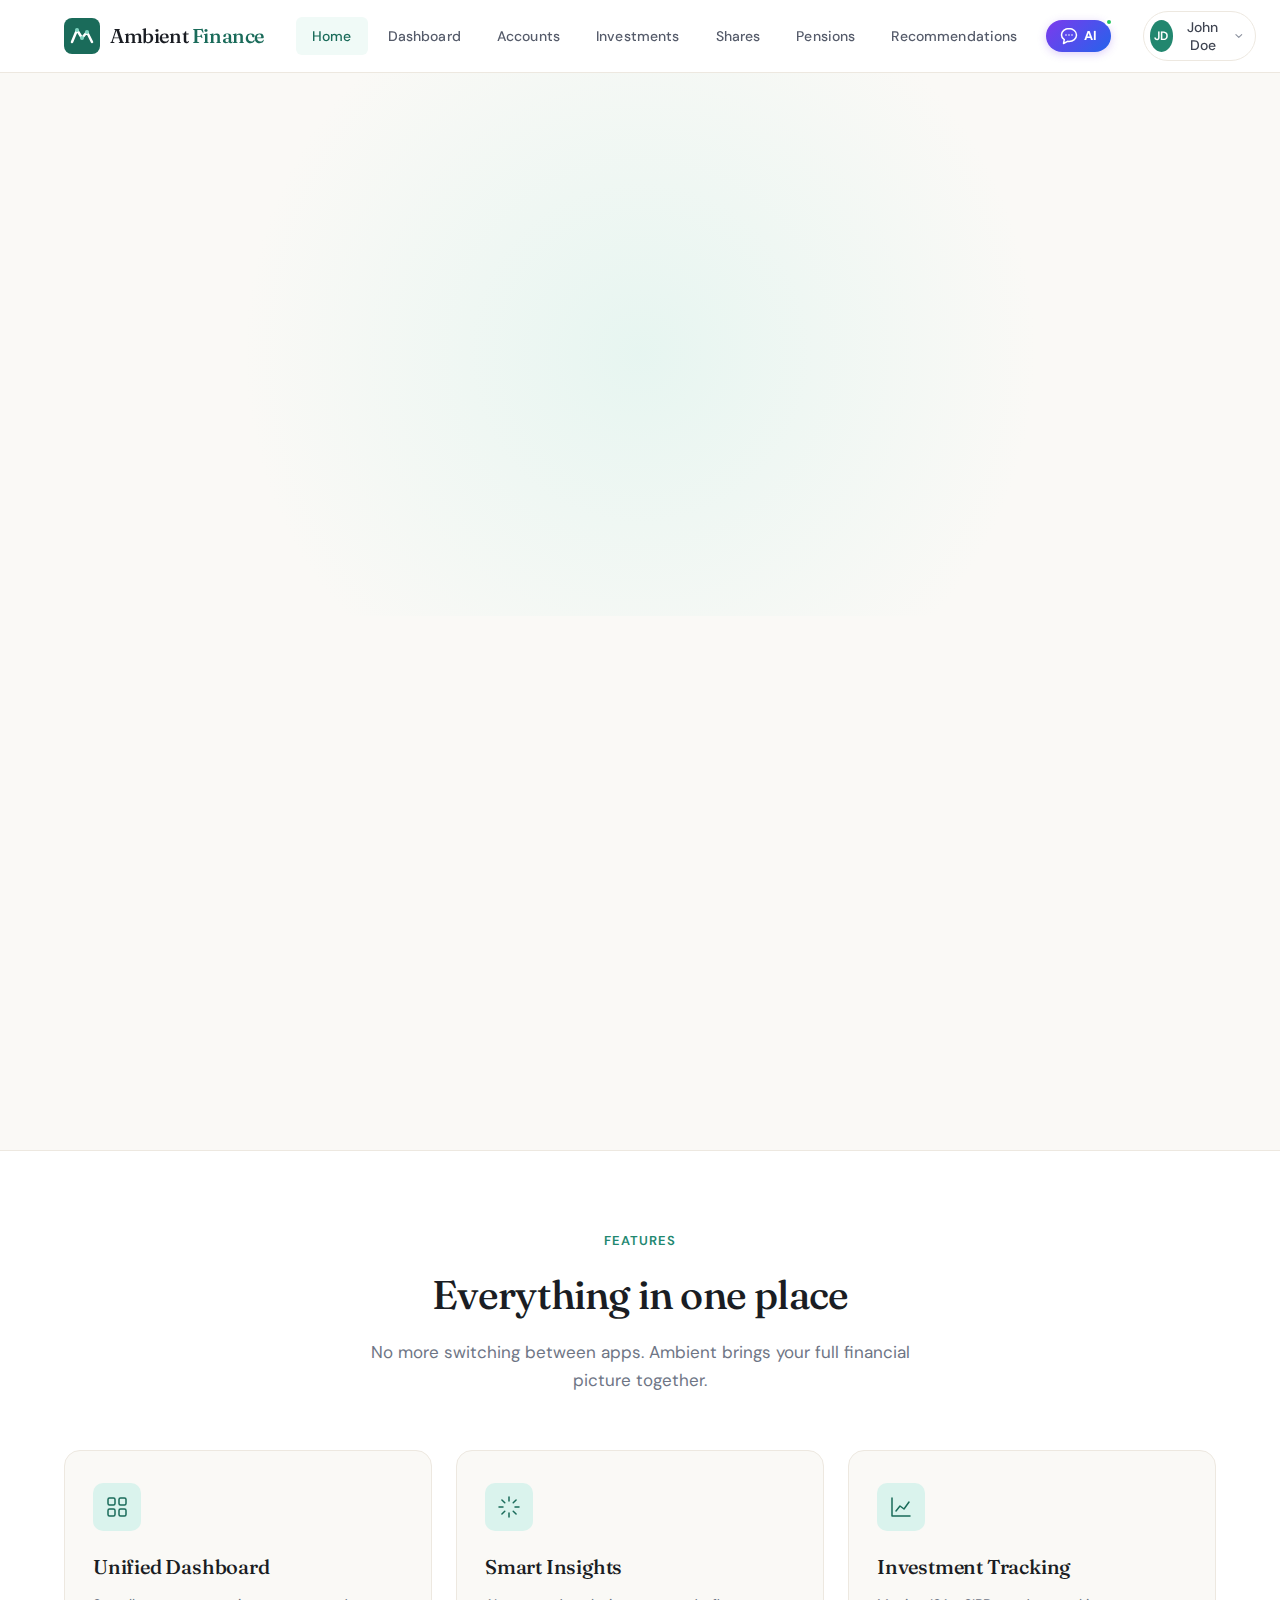
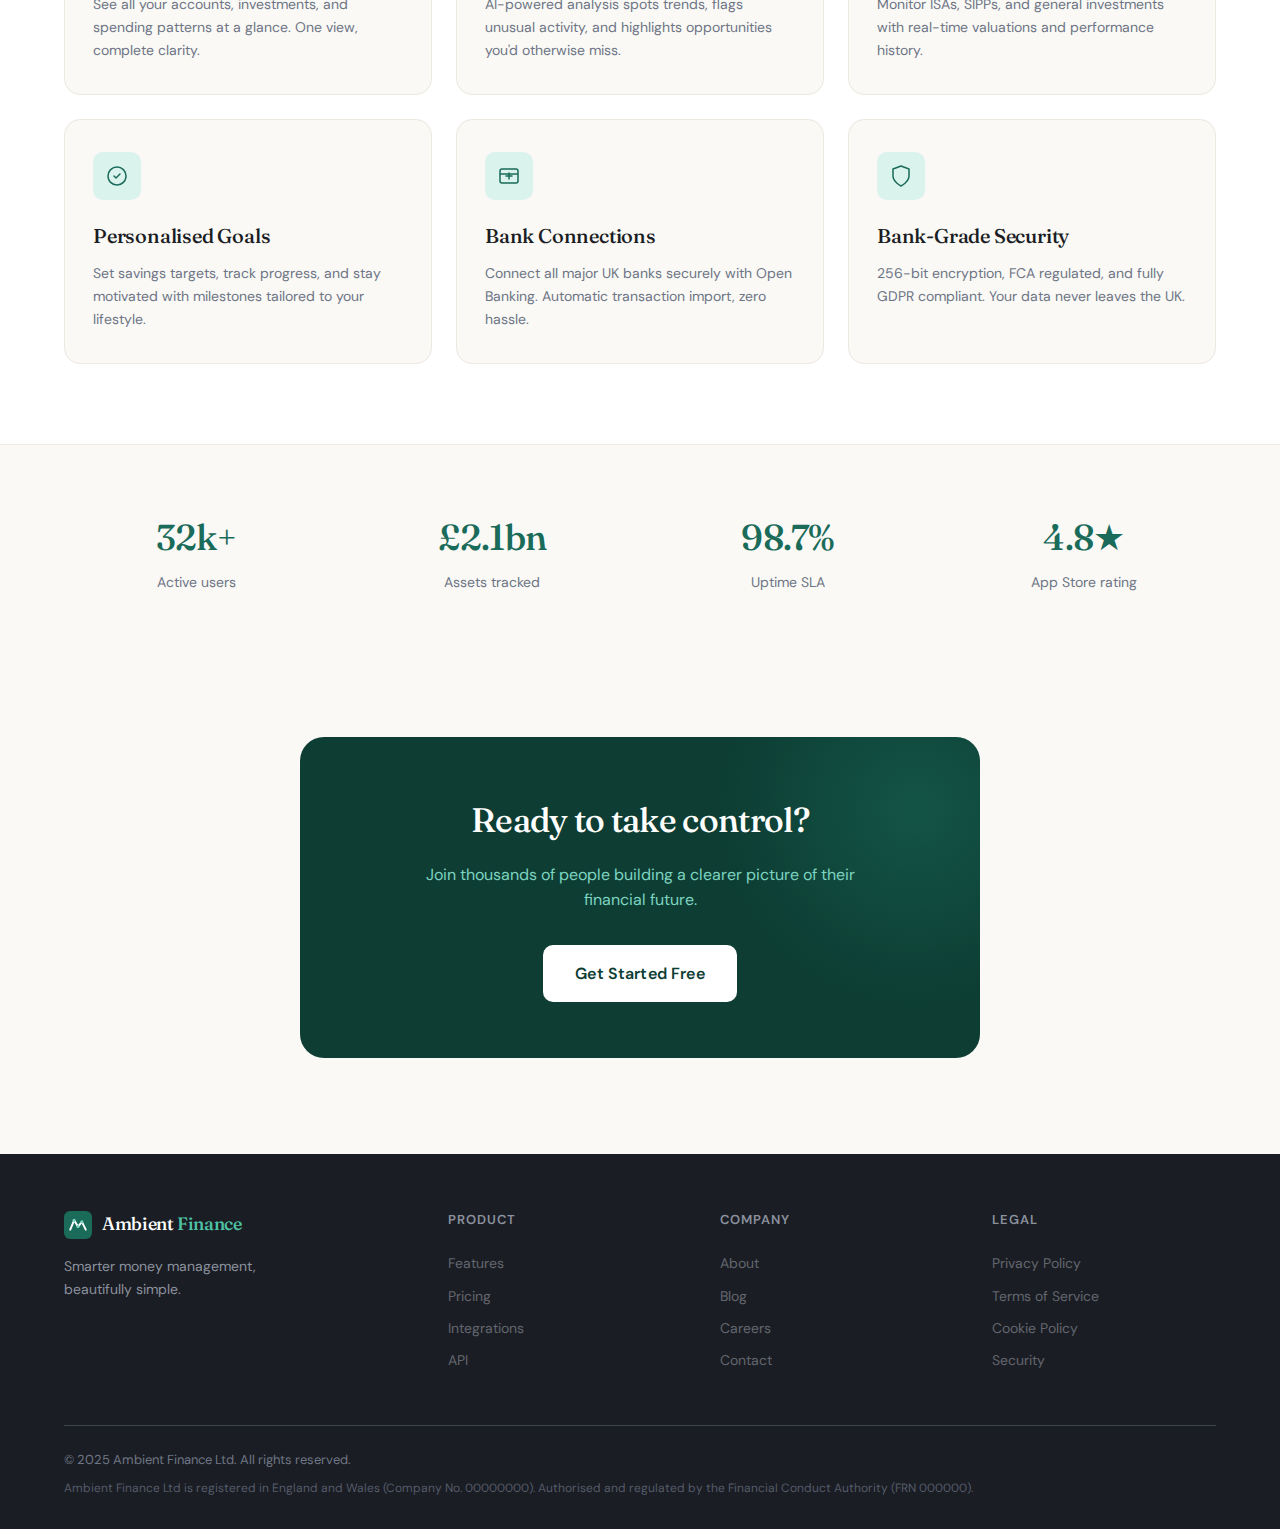
<file: index.html>
<!DOCTYPE html>
<html lang="en">
<head>
  <meta charset="UTF-8">
  <meta name="viewport" content="width=device-width, initial-scale=1.0">
  <title>Ambient Finance — Smarter Money Management</title>
  <link rel="stylesheet" href="styles.css">
  <style>
    /* ---- Hero Section ---- */
    .af-hero {
      padding: 80px 0 96px;
      text-align: center;
      position: relative;
      overflow: hidden;
    }

    .af-hero::before {
      content: '';
      position: absolute;
      top: -120px;
      left: 50%;
      transform: translateX(-50%);
      width: 800px;
      height: 800px;
      background: radial-gradient(ellipse, var(--af-green-100) 0%, transparent 70%);
      opacity: 0.6;
      pointer-events: none;
    }

    .af-hero-content {
      position: relative;
      max-width: 720px;
      margin: 0 auto;
      padding: 0 24px;
    }

    .af-hero-badge {
      display: inline-flex;
      align-items: center;
      gap: 6px;
      padding: 6px 14px;
      background: var(--af-green-50);
      border: 1px solid var(--af-green-200);
      border-radius: 50px;
      font-size: 13px;
      font-weight: 500;
      color: var(--af-green-700);
      margin-bottom: 28px;
    }

    .af-hero-badge-dot {
      width: 6px;
      height: 6px;
      border-radius: 50%;
      background: var(--af-green-500);
    }

    .af-hero h1 {
      font-family: var(--af-font-display);
      font-size: clamp(36px, 5vw, 56px);
      font-weight: 500;
      line-height: 1.15;
      color: var(--af-slate-900);
      letter-spacing: -0.03em;
      margin-bottom: 20px;
    }

    .af-hero h1 em {
      font-style: italic;
      color: var(--af-green-700);
    }

    .af-hero-sub {
      font-size: 18px;
      line-height: 1.65;
      color: var(--af-slate-500);
      max-width: 520px;
      margin: 0 auto 36px;
    }

    .af-hero-actions {
      display: flex;
      align-items: center;
      justify-content: center;
      gap: 14px;
      flex-wrap: wrap;
    }

    /* ---- Dashboard Preview ---- */
    .af-preview {
      max-width: var(--af-container);
      margin: 0 auto;
      padding: 0 24px 80px;
    }

    .af-preview-window {
      background: var(--af-white);
      border: 1px solid var(--af-sand-200);
      border-radius: var(--af-radius-xl);
      box-shadow: var(--af-shadow-xl);
      overflow: hidden;
    }

    .af-preview-toolbar {
      display: flex;
      align-items: center;
      gap: 8px;
      padding: 14px 20px;
      background: var(--af-sand-50);
      border-bottom: 1px solid var(--af-sand-200);
    }

    .af-preview-dot {
      width: 10px;
      height: 10px;
      border-radius: 50%;
      background: var(--af-sand-300);
    }

    .af-preview-body {
      padding: 32px;
      display: grid;
      grid-template-columns: 1fr 1fr 1fr;
      gap: 20px;
    }

    .af-preview-card {
      padding: 24px;
      border-radius: var(--af-radius-md);
      background: var(--af-sand-50);
    }

    .af-preview-label {
      font-size: 12px;
      font-weight: 600;
      text-transform: uppercase;
      letter-spacing: 0.06em;
      color: var(--af-slate-400);
      margin-bottom: 8px;
    }

    .af-preview-value {
      font-family: var(--af-font-display);
      font-size: 28px;
      font-weight: 500;
      color: var(--af-slate-900);
      letter-spacing: -0.02em;
    }

    .af-preview-value.positive { color: var(--af-green-700); }

    .af-preview-change {
      display: inline-flex;
      align-items: center;
      gap: 4px;
      font-size: 13px;
      font-weight: 500;
      margin-top: 4px;
    }

    .af-preview-change.up { color: var(--af-green-600); }
    .af-preview-change.down { color: var(--af-red); }

    .af-preview-chart {
      grid-column: 1 / -1;
      height: 180px;
      background: var(--af-sand-50);
      border-radius: var(--af-radius-md);
      display: flex;
      align-items: flex-end;
      padding: 24px;
      gap: 6px;
    }

    .af-chart-bar {
      flex: 1;
      border-radius: 4px 4px 0 0;
      background: var(--af-green-300);
      transition: background 0.2s;
    }

    .af-chart-bar:hover { background: var(--af-green-500); }

    /* ---- Features Section ---- */
    .af-features {
      padding: 80px 0;
      background: var(--af-white);
      border-top: 1px solid var(--af-sand-200);
      border-bottom: 1px solid var(--af-sand-200);
    }

    .af-section-label {
      font-size: 13px;
      font-weight: 600;
      text-transform: uppercase;
      letter-spacing: 0.08em;
      color: var(--af-green-600);
      margin-bottom: 12px;
      text-align: center;
    }

    .af-section-title {
      font-family: var(--af-font-display);
      font-size: clamp(28px, 3.5vw, 40px);
      font-weight: 500;
      color: var(--af-slate-900);
      letter-spacing: -0.02em;
      text-align: center;
      margin-bottom: 12px;
    }

    .af-section-desc {
      text-align: center;
      font-size: 17px;
      color: var(--af-slate-500);
      max-width: 540px;
      margin: 0 auto 56px;
    }

    .af-features-grid {
      display: grid;
      grid-template-columns: repeat(3, 1fr);
      gap: 24px;
      max-width: var(--af-container);
      margin: 0 auto;
      padding: 0 24px;
    }

    .af-feature-card {
      background: var(--af-sand-50);
      border: 1px solid var(--af-sand-200);
      border-radius: var(--af-radius-lg);
      padding: 32px 28px;
      transition: all var(--af-transition);
    }

    .af-feature-card:hover {
      border-color: var(--af-green-200);
      box-shadow: var(--af-shadow-md);
      transform: translateY(-2px);
    }

    .af-feature-icon {
      width: 48px;
      height: 48px;
      border-radius: var(--af-radius-md);
      background: var(--af-green-100);
      display: flex;
      align-items: center;
      justify-content: center;
      margin-bottom: 20px;
      color: var(--af-green-700);
    }

    .af-feature-title {
      font-family: var(--af-font-display);
      font-size: 20px;
      font-weight: 500;
      color: var(--af-slate-900);
      margin-bottom: 10px;
      letter-spacing: -0.01em;
    }

    .af-feature-desc {
      font-size: 14px;
      color: var(--af-slate-500);
      line-height: 1.65;
    }

    /* ---- Stats Strip ---- */
    .af-stats {
      padding: 64px 0;
    }

    .af-stats-grid {
      display: grid;
      grid-template-columns: repeat(4, 1fr);
      gap: 32px;
      max-width: var(--af-container);
      margin: 0 auto;
      padding: 0 24px;
      text-align: center;
    }

    .af-stat-value {
      font-family: var(--af-font-display);
      font-size: 36px;
      font-weight: 500;
      color: var(--af-green-700);
      letter-spacing: -0.02em;
      margin-bottom: 4px;
    }

    .af-stat-label {
      font-size: 14px;
      color: var(--af-slate-500);
    }

    /* ---- CTA Section ---- */
    .af-cta {
      padding: 80px 0 96px;
      text-align: center;
    }

    .af-cta-card {
      max-width: 680px;
      margin: 0 auto;
      padding: 56px 48px;
      background: var(--af-green-900);
      border-radius: var(--af-radius-xl);
      position: relative;
      overflow: hidden;
    }

    .af-cta-card::before {
      content: '';
      position: absolute;
      top: -40%;
      right: -20%;
      width: 400px;
      height: 400px;
      background: radial-gradient(ellipse, var(--af-green-700) 0%, transparent 70%);
      opacity: 0.5;
      pointer-events: none;
    }

    .af-cta-content {
      position: relative;
    }

    .af-cta h2 {
      font-family: var(--af-font-display);
      font-size: clamp(26px, 3vw, 34px);
      font-weight: 500;
      color: var(--af-white);
      letter-spacing: -0.02em;
      margin-bottom: 14px;
    }

    .af-cta p {
      font-size: 16px;
      color: var(--af-green-300);
      margin-bottom: 32px;
      max-width: 440px;
      margin-left: auto;
      margin-right: auto;
    }

    .af-btn-white {
      background: var(--af-white);
      color: var(--af-green-900);
    }
    .af-btn-white:hover {
      background: var(--af-green-50);
      box-shadow: var(--af-shadow-lg);
      transform: translateY(-1px);
    }

    /* ---- Responsive ---- */
    @media (max-width: 900px) {
      .af-features-grid { grid-template-columns: 1fr 1fr; }
      .af-stats-grid { grid-template-columns: 1fr 1fr; gap: 40px; }
      .af-preview-body { grid-template-columns: 1fr 1fr; }
    }

    @media (max-width: 600px) {
      .af-features-grid { grid-template-columns: 1fr; }
      .af-stats-grid { grid-template-columns: 1fr 1fr; }
      .af-preview-body { grid-template-columns: 1fr; }
      .af-hero { padding: 48px 0 64px; }
      .af-cta-card { padding: 40px 28px; }
    }

    /* ---- Load Animation ---- */
    @keyframes fadeUp {
      from { opacity: 0; transform: translateY(16px); }
      to { opacity: 1; transform: translateY(0); }
    }

    .af-animate {
      opacity: 0;
      animation: fadeUp 0.6s ease forwards;
    }

    .af-animate-d1 { animation-delay: 0.1s; }
    .af-animate-d2 { animation-delay: 0.2s; }
    .af-animate-d3 { animation-delay: 0.3s; }
    .af-animate-d4 { animation-delay: 0.4s; }
  </style>
</head>
<body data-page="index">

  <!-- Header (loaded from header.html) -->
  <div id="header-placeholder"></div>

  <main>
    <!-- Hero -->
    <section class="af-hero">
      <div class="af-hero-content">
        <div class="af-hero-badge af-animate">
          <span class="af-hero-badge-dot"></span>
          Now in public beta
        </div>
        <h1 class="af-animate af-animate-d1">Your finances,<br><em>beautifully</em> clear</h1>
        <p class="af-hero-sub af-animate af-animate-d2">Track spending, grow investments, and get personalised recommendations — all in one calm, intuitive dashboard.</p>
        <div class="af-hero-actions af-animate af-animate-d3">
          <a href="dashboard.html" class="af-btn af-btn-primary af-btn-lg">Go to Dashboard</a>
          <a href="#features" class="af-btn af-btn-secondary af-btn-lg">See Features</a>
        </div>
      </div>
    </section>

    <!-- Dashboard Preview -->
    <section class="af-preview af-animate af-animate-d4">
      <div class="af-preview-window">
        <div class="af-preview-toolbar">
          <span class="af-preview-dot"></span>
          <span class="af-preview-dot"></span>
          <span class="af-preview-dot"></span>
        </div>
        <div class="af-preview-body">
          <div class="af-preview-card">
            <div class="af-preview-label">Total Balance</div>
            <div class="af-preview-value">£84,230</div>
            <div class="af-preview-change up">
              <svg width="14" height="14" viewBox="0 0 14 14" fill="none"><path d="M7 11V3M7 3L3 7M7 3L11 7" stroke="currentColor" stroke-width="1.5" stroke-linecap="round" stroke-linejoin="round"/></svg>
              +3.2% this month
            </div>
          </div>
          <div class="af-preview-card">
            <div class="af-preview-label">Monthly Spending</div>
            <div class="af-preview-value">£2,847</div>
            <div class="af-preview-change down">
              <svg width="14" height="14" viewBox="0 0 14 14" fill="none"><path d="M7 3V11M7 11L3 7M7 11L11 7" stroke="currentColor" stroke-width="1.5" stroke-linecap="round" stroke-linejoin="round"/></svg>
              -8.1% vs last month
            </div>
          </div>
          <div class="af-preview-card">
            <div class="af-preview-value positive">+£1,420</div>
            <div class="af-preview-label" style="margin-bottom:0; margin-top:8px;">Investment Gains (YTD)</div>
          </div>
          <div class="af-preview-chart">
            <div class="af-chart-bar" style="height:45%"></div>
            <div class="af-chart-bar" style="height:62%"></div>
            <div class="af-chart-bar" style="height:38%"></div>
            <div class="af-chart-bar" style="height:71%"></div>
            <div class="af-chart-bar" style="height:55%"></div>
            <div class="af-chart-bar" style="height:82%"></div>
            <div class="af-chart-bar" style="height:68%"></div>
            <div class="af-chart-bar" style="height:90%"></div>
            <div class="af-chart-bar" style="height:74%"></div>
            <div class="af-chart-bar" style="height:85%"></div>
            <div class="af-chart-bar" style="height:78%"></div>
            <div class="af-chart-bar" style="height:95%"></div>
          </div>
        </div>
      </div>
    </section>

    <!-- Features -->
    <section class="af-features" id="features">
      <div class="af-section-label">Features</div>
      <h2 class="af-section-title">Everything in one place</h2>
      <p class="af-section-desc">No more switching between apps. Ambient brings your full financial picture together.</p>
      <div class="af-features-grid">
        <div class="af-feature-card">
          <div class="af-feature-icon">
            <svg width="24" height="24" viewBox="0 0 24 24" fill="none"><rect x="3" y="3" width="7" height="7" rx="1.5" stroke="currentColor" stroke-width="1.5"/><rect x="14" y="3" width="7" height="7" rx="1.5" stroke="currentColor" stroke-width="1.5"/><rect x="3" y="14" width="7" height="7" rx="1.5" stroke="currentColor" stroke-width="1.5"/><rect x="14" y="14" width="7" height="7" rx="1.5" stroke="currentColor" stroke-width="1.5"/></svg>
          </div>
          <h3 class="af-feature-title">Unified Dashboard</h3>
          <p class="af-feature-desc">See all your accounts, investments, and spending patterns at a glance. One view, complete clarity.</p>
        </div>
        <div class="af-feature-card">
          <div class="af-feature-icon">
            <svg width="24" height="24" viewBox="0 0 24 24" fill="none"><path d="M12 2v4M12 18v4M4.93 4.93l2.83 2.83M16.24 16.24l2.83 2.83M2 12h4M18 12h4M4.93 19.07l2.83-2.83M16.24 7.76l2.83-2.83" stroke="currentColor" stroke-width="1.5" stroke-linecap="round"/></svg>
          </div>
          <h3 class="af-feature-title">Smart Insights</h3>
          <p class="af-feature-desc">AI-powered analysis spots trends, flags unusual activity, and highlights opportunities you'd otherwise miss.</p>
        </div>
        <div class="af-feature-card">
          <div class="af-feature-icon">
            <svg width="24" height="24" viewBox="0 0 24 24" fill="none"><path d="M3 3v18h18" stroke="currentColor" stroke-width="1.5" stroke-linecap="round" stroke-linejoin="round"/><path d="M7 16l4-5 4 3 5-7" stroke="currentColor" stroke-width="1.5" stroke-linecap="round" stroke-linejoin="round"/></svg>
          </div>
          <h3 class="af-feature-title">Investment Tracking</h3>
          <p class="af-feature-desc">Monitor ISAs, SIPPs, and general investments with real-time valuations and performance history.</p>
        </div>
        <div class="af-feature-card">
          <div class="af-feature-icon">
            <svg width="24" height="24" viewBox="0 0 24 24" fill="none"><path d="M9 12l2 2 4-4" stroke="currentColor" stroke-width="1.5" stroke-linecap="round" stroke-linejoin="round"/><path d="M21 12a9 9 0 11-18 0 9 9 0 0118 0z" stroke="currentColor" stroke-width="1.5"/></svg>
          </div>
          <h3 class="af-feature-title">Personalised Goals</h3>
          <p class="af-feature-desc">Set savings targets, track progress, and stay motivated with milestones tailored to your lifestyle.</p>
        </div>
        <div class="af-feature-card">
          <div class="af-feature-icon">
            <svg width="24" height="24" viewBox="0 0 24 24" fill="none"><path d="M12 15V9M9 12h6" stroke="currentColor" stroke-width="1.5" stroke-linecap="round"/><rect x="3" y="5" width="18" height="14" rx="2" stroke="currentColor" stroke-width="1.5"/><path d="M3 10h18" stroke="currentColor" stroke-width="1.5"/></svg>
          </div>
          <h3 class="af-feature-title">Bank Connections</h3>
          <p class="af-feature-desc">Connect all major UK banks securely with Open Banking. Automatic transaction import, zero hassle.</p>
        </div>
        <div class="af-feature-card">
          <div class="af-feature-icon">
            <svg width="24" height="24" viewBox="0 0 24 24" fill="none"><path d="M12 22s8-4 8-10V5l-8-3-8 3v7c0 6 8 10 8 10z" stroke="currentColor" stroke-width="1.5" stroke-linecap="round" stroke-linejoin="round"/></svg>
          </div>
          <h3 class="af-feature-title">Bank-Grade Security</h3>
          <p class="af-feature-desc">256-bit encryption, FCA regulated, and fully GDPR compliant. Your data never leaves the UK.</p>
        </div>
      </div>
    </section>

    <!-- Stats -->
    <section class="af-stats">
      <div class="af-stats-grid">
        <div>
          <div class="af-stat-value">32k+</div>
          <div class="af-stat-label">Active users</div>
        </div>
        <div>
          <div class="af-stat-value">£2.1bn</div>
          <div class="af-stat-label">Assets tracked</div>
        </div>
        <div>
          <div class="af-stat-value">98.7%</div>
          <div class="af-stat-label">Uptime SLA</div>
        </div>
        <div>
          <div class="af-stat-value">4.8★</div>
          <div class="af-stat-label">App Store rating</div>
        </div>
      </div>
    </section>

    <!-- CTA -->
    <section class="af-cta">
      <div class="af-container">
        <div class="af-cta-card">
          <div class="af-cta-content">
            <h2>Ready to take control?</h2>
            <p>Join thousands of people building a clearer picture of their financial future.</p>
            <a href="dashboard.html" class="af-btn af-btn-white af-btn-lg">Get Started Free</a>
          </div>
        </div>
      </div>
    </section>
  </main>

  <!-- Footer (loaded from footer.html) -->
  <div id="footer-placeholder"></div>

  <!-- Component Loader -->
  <script>
    async function loadComponent(id, file) {
      try {
        const resp = await fetch(file);
        if (resp.ok) {
          document.getElementById(id).innerHTML = await resp.text();
          // Re-run any inline scripts
          document.getElementById(id).querySelectorAll('script').forEach(function(old) {
            const s = document.createElement('script');
            s.textContent = old.textContent;
            old.parentNode.replaceChild(s, old);
          });
        }
      } catch(e) {
        console.warn('Could not load ' + file + ':', e);
      }
    }

    loadComponent('header-placeholder', 'header.html');
    loadComponent('footer-placeholder', 'footer.html');
  </script>
</body>
</html>
</file>
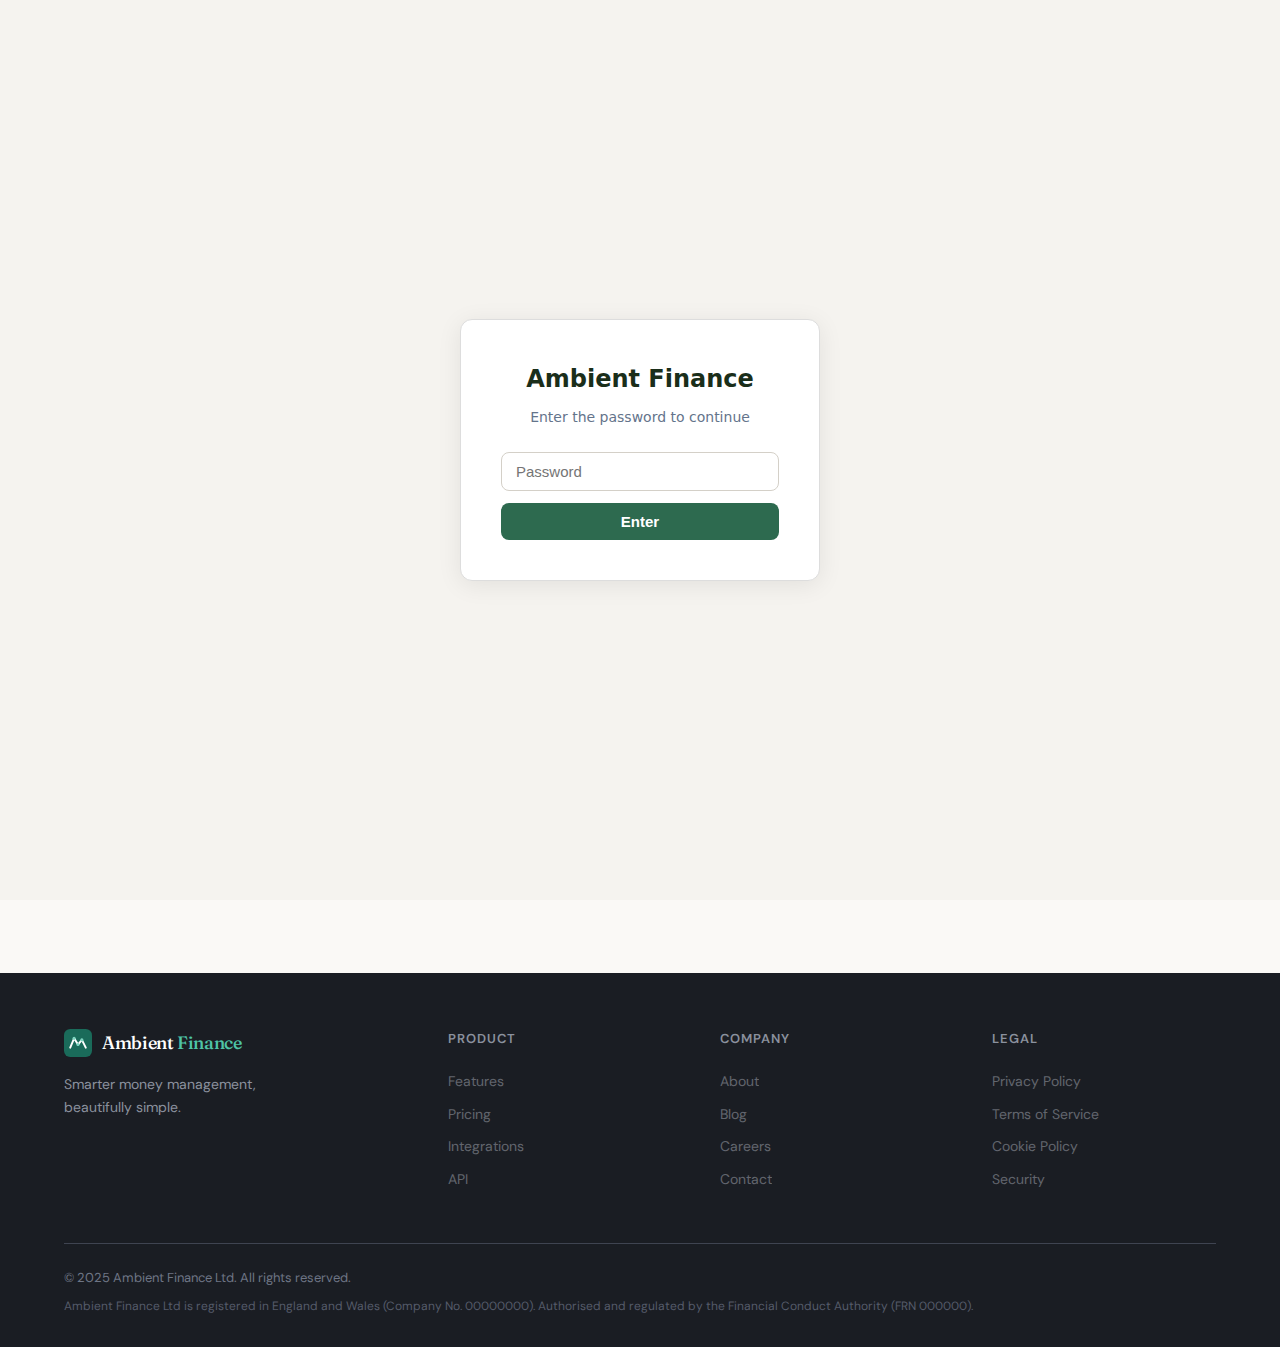
<file: accounts.html>
<!DOCTYPE html>
<html lang="en">
<head>
  <script src="auth-gate.js"></script>
  <meta charset="UTF-8">
  <meta name="viewport" content="width=device-width, initial-scale=1.0">
  <title>Accounts — Ambient Finance</title>
  <link rel="stylesheet" href="styles.css">
  <style>
    .af-page-header { padding: 48px 0 32px; border-bottom: 1px solid var(--af-sand-200); background: var(--af-white); }
    .af-page-header h1 { font-family: var(--af-font-display); font-size: 32px; font-weight: 500; color: var(--af-slate-900); letter-spacing: -0.02em; }
    .af-page-header p { font-size: 16px; color: var(--af-slate-500); margin-top: 6px; }
    .af-page-body { padding: 40px 0 80px; }
    .af-inner { max-width: var(--af-container); margin: 0 auto; padding: 0 24px; }

    /* ---- Tabs ---- */
    .af-tabs { display: flex; gap: 4px; margin-bottom: 32px; border-bottom: 2px solid var(--af-sand-200); }
    .af-tab {
      padding: 12px 24px; font-size: 14px; font-weight: 600; color: var(--af-slate-500);
      cursor: pointer; border: none; background: none; font-family: var(--af-font-body);
      position: relative; transition: color var(--af-transition);
      margin-bottom: -2px; border-bottom: 2px solid transparent;
    }
    .af-tab:hover { color: var(--af-slate-800); }
    .af-tab.active { color: var(--af-green-700); border-bottom-color: var(--af-green-700); }
    .af-tab-panel { display: none; }
    .af-tab-panel.active { display: block; }

    /* ---- Accordion ---- */
    .af-accordion { display: flex; flex-direction: column; gap: 12px; }
    .af-acc-item {
      background: var(--af-white); border: 1px solid var(--af-sand-200);
      border-radius: var(--af-radius-lg); overflow: hidden; transition: all var(--af-transition);
    }
    .af-acc-header {
      display: flex; align-items: center; justify-content: space-between;
      padding: 20px 28px; cursor: pointer; transition: background var(--af-transition); user-select: none;
    }
    .af-acc-header:hover { background: var(--af-green-50); }
    .af-acc-item.open .af-acc-header { background: var(--af-green-50); border-bottom: 1px solid var(--af-sand-200); }
    .af-acc-left { display: flex; align-items: center; gap: 16px; }
    .af-acc-icon {
      width: 44px; height: 44px; border-radius: var(--af-radius-md);
      display: flex; align-items: center; justify-content: center; font-size: 20px; flex-shrink: 0;
    }
    .af-acc-icon.current { background: var(--af-green-100); }
    .af-acc-icon.savings { background: var(--af-green-50); border: 1px solid var(--af-green-200); }
    .af-acc-icon.credit { background: #fef3e2; }
    .af-acc-icon.isa { background: #e8f0fe; }
    .af-acc-icon.mortgage { background: var(--af-sand-100); }
    .af-acc-name { font-weight: 600; color: var(--af-slate-800); font-size: 15px; }
    .af-acc-detail { font-size: 13px; color: var(--af-slate-400); margin-top: 2px; }
    .af-acc-right { display: flex; align-items: center; gap: 16px; }
    .af-acc-balance {
      font-family: var(--af-font-display); font-size: 22px; font-weight: 500;
      color: var(--af-slate-900); letter-spacing: -0.02em; text-align: right;
    }
    .af-acc-meta { font-size: 12px; color: var(--af-slate-400); margin-top: 2px; text-align: right; }
    .af-acc-chevron {
      width: 20px; height: 20px; color: var(--af-slate-400);
      transition: transform 0.3s ease; flex-shrink: 0;
    }
    .af-acc-item.open .af-acc-chevron { transform: rotate(180deg); }
    .af-acc-body { max-height: 0; overflow: hidden; transition: max-height 0.4s ease; }
    .af-acc-item.open .af-acc-body { max-height: 2000px; }
    .af-acc-body-inner { padding: 0 28px 24px; }

    /* ---- Transactions ---- */
    .af-txn-header {
      display: flex; align-items: center; justify-content: space-between;
      padding: 16px 0 12px; border-bottom: 1px solid var(--af-sand-100);
    }
    .af-txn-header h4 {
      font-size: 13px; font-weight: 600; text-transform: uppercase;
      letter-spacing: 0.06em; color: var(--af-slate-400);
    }
    .af-txn-date-group {
      font-size: 12px; font-weight: 600; color: var(--af-slate-400);
      padding: 14px 0 6px; text-transform: uppercase; letter-spacing: 0.04em;
    }
    .af-txn {
      display: flex; align-items: center; justify-content: space-between;
      padding: 12px 0; border-bottom: 1px solid var(--af-sand-50);
    }
    .af-txn:last-child { border-bottom: none; }
    .af-txn-left { display: flex; align-items: center; gap: 12px; }
    .af-txn-cat-icon {
      width: 36px; height: 36px; border-radius: 50%;
      display: flex; align-items: center; justify-content: center; font-size: 16px; flex-shrink: 0;
    }
    .af-txn-cat-icon.groceries { background: #e8f5e9; }
    .af-txn-cat-icon.transport { background: #e3f2fd; }
    .af-txn-cat-icon.utilities { background: #fff3e0; }
    .af-txn-cat-icon.dining { background: #fce4ec; }
    .af-txn-cat-icon.shopping { background: #f3e5f5; }
    .af-txn-cat-icon.income { background: var(--af-green-100); }
    .af-txn-cat-icon.health { background: #e8eaf6; }
    .af-txn-cat-icon.subscriptions { background: #e0f7fa; }
    .af-txn-cat-icon.kids { background: #fff8e1; }
    .af-txn-cat-icon.home { background: var(--af-sand-100); }
    .af-txn-cat-icon.transfer { background: var(--af-slate-100); }
    .af-txn-cat-icon.fuel { background: #efebe9; }
    .af-txn-name { font-size: 14px; font-weight: 500; color: var(--af-slate-800); }
    .af-txn-category { display: inline-flex; align-items: center; gap: 4px; font-size: 11px; color: var(--af-slate-400); margin-top: 2px; }
    .af-txn-cat-tag { padding: 1px 8px; border-radius: 50px; background: var(--af-sand-100); font-size: 11px; color: var(--af-slate-500); }
    .af-txn-right { text-align: right; }
    .af-txn-amount { font-size: 14px; font-weight: 600; font-variant-numeric: tabular-nums; }
    .af-txn-amount.debit { color: var(--af-slate-800); }
    .af-txn-amount.credit { color: var(--af-green-700); }
    .af-txn-balance { font-size: 11px; color: var(--af-slate-400); margin-top: 2px; }
    .af-txn-alert {
      display: inline-flex; align-items: center; gap: 4px;
      padding: 2px 8px; border-radius: 50px; background: #fff3e0; color: #e65100;
      font-size: 11px; font-weight: 600; margin-left: 8px;
    }

    /* ---- Cash Flow ---- */
    .af-cf-summary { display: grid; grid-template-columns: repeat(3,1fr); gap: 16px; margin-bottom: 28px; }
    .af-cf-card {
      background: var(--af-white); border: 1px solid var(--af-sand-200);
      border-radius: var(--af-radius-lg); padding: 24px;
    }
    .af-cf-card .label { font-size: 12px; font-weight: 600; text-transform: uppercase; letter-spacing: 0.06em; color: var(--af-slate-400); margin-bottom: 8px; }
    .af-cf-card .value { font-family: var(--af-font-display); font-size: 26px; font-weight: 500; color: var(--af-slate-900); letter-spacing: -0.02em; }
    .af-cf-card .sub { font-size: 13px; margin-top: 4px; color: var(--af-slate-400); }
    .af-cf-timeline {
      background: var(--af-white); border: 1px solid var(--af-sand-200);
      border-radius: var(--af-radius-lg); overflow: hidden;
    }
    .af-cf-timeline-header {
      padding: 20px 24px; border-bottom: 1px solid var(--af-sand-200);
      display: flex; justify-content: space-between; align-items: center;
    }
    .af-cf-timeline-header h3 { font-family: var(--af-font-display); font-size: 18px; font-weight: 500; color: var(--af-slate-900); }
    .af-cf-timeline-header .period { font-size: 13px; color: var(--af-slate-400); }
    .af-cf-row {
      display: flex; align-items: center; justify-content: space-between;
      padding: 14px 24px; border-bottom: 1px solid var(--af-sand-50);
    }
    .af-cf-row:last-child { border-bottom: none; }
    .af-cf-row:hover { background: var(--af-sand-50); }
    .af-cf-row-left { display: flex; align-items: center; gap: 12px; }
    .af-cf-row-icon {
      width: 32px; height: 32px; border-radius: 50%;
      display: flex; align-items: center; justify-content: center; font-size: 14px;
    }
    .af-cf-row-icon.bill { background: #fff3e0; }
    .af-cf-row-icon.income-icon { background: var(--af-green-100); }
    .af-cf-row-icon.dd { background: #e3f2fd; }
    .af-cf-row-name { font-size: 14px; font-weight: 500; color: var(--af-slate-800); }
    .af-cf-row-date { font-size: 12px; color: var(--af-slate-400); margin-top: 1px; }
    .af-cf-row-amount { font-size: 14px; font-weight: 600; font-variant-numeric: tabular-nums; }
    .af-cf-row-amount.out { color: var(--af-slate-700); }
    .af-cf-row-amount.in { color: var(--af-green-700); }
    .af-cf-confidence {
      display: inline-flex; align-items: center; gap: 4px;
      padding: 2px 8px; border-radius: 50px; font-size: 11px; font-weight: 500;
    }
    .af-cf-confidence.high { background: var(--af-green-100); color: var(--af-green-800); }
    .af-cf-confidence.medium { background: #fef3e2; color: #92640d; }

    /* ---- Pay Day ---- */
    .af-pd-hero {
      background: var(--af-white); border: 1px solid var(--af-sand-200);
      border-radius: var(--af-radius-xl); padding: 40px; text-align: center;
      margin-bottom: 24px; position: relative; overflow: hidden;
    }
    .af-pd-hero::before {
      content: ''; position: absolute; top: -60%; left: 50%; transform: translateX(-50%);
      width: 500px; height: 500px;
      background: radial-gradient(ellipse, var(--af-green-100) 0%, transparent 70%);
      opacity: 0.4; pointer-events: none;
    }
    .af-pd-hero-content { position: relative; }
    .af-pd-countdown {
      font-size: 13px; font-weight: 600; text-transform: uppercase;
      letter-spacing: 0.06em; color: var(--af-green-600); margin-bottom: 8px;
    }
    .af-pd-amount {
      font-family: var(--af-font-display); font-size: 48px; font-weight: 500;
      color: var(--af-slate-900); letter-spacing: -0.03em; margin-bottom: 8px;
    }
    .af-pd-label { font-size: 16px; color: var(--af-slate-500); margin-bottom: 24px; }
    .af-pd-bar-track {
      max-width: 400px; margin: 0 auto; height: 12px;
      background: var(--af-sand-200); border-radius: 6px; overflow: hidden;
    }
    .af-pd-bar-fill {
      height: 100%; border-radius: 6px;
      background: linear-gradient(90deg, var(--af-green-600), var(--af-green-400));
    }
    .af-pd-bar-labels {
      display: flex; justify-content: space-between; max-width: 400px; margin: 8px auto 0;
      font-size: 12px; color: var(--af-slate-400);
    }
    .af-pd-breakdown { display: grid; grid-template-columns: 1fr 1fr; gap: 16px; }
    .af-pd-col {
      background: var(--af-white); border: 1px solid var(--af-sand-200);
      border-radius: var(--af-radius-lg); overflow: hidden;
    }
    .af-pd-col-header {
      padding: 16px 20px; border-bottom: 1px solid var(--af-sand-200);
      font-size: 13px; font-weight: 600; text-transform: uppercase; letter-spacing: 0.06em; color: var(--af-slate-400);
    }
    .af-pd-col-header.committed { color: var(--af-red); }
    .af-pd-col-header.discretionary { color: var(--af-green-700); }
    .af-pd-line {
      display: flex; justify-content: space-between; align-items: center;
      padding: 12px 20px; border-bottom: 1px solid var(--af-sand-50); font-size: 14px;
    }
    .af-pd-line:last-child { border-bottom: none; }
    .af-pd-line-name { color: var(--af-slate-700); }
    .af-pd-line-amount { font-weight: 600; font-variant-numeric: tabular-nums; color: var(--af-slate-800); }
    .af-pd-total {
      display: flex; justify-content: space-between; padding: 14px 20px;
      font-weight: 700; border-top: 2px solid var(--af-sand-200); font-size: 15px;
    }

    @media (max-width: 900px) {
      .af-cf-summary { grid-template-columns: 1fr; }
      .af-pd-breakdown { grid-template-columns: 1fr; }
    }
    @media (max-width: 600px) {
      .af-acc-header { flex-direction: column; align-items: flex-start; gap: 8px; }
      .af-acc-right { width: 100%; justify-content: space-between; }
      .af-tabs { overflow-x: auto; }
      .af-tab { white-space: nowrap; padding: 12px 16px; }
    }
  </style>
</head>
<body data-page="accounts">
  <div id="header-placeholder"></div>
  <main>
    <div class="af-page-header">
      <div class="af-inner">
        <h1>Accounts</h1>
        <p>Your single source of truth — every account, every transaction, one place.</p>
      </div>
    </div>
    <div class="af-page-body">
      <div class="af-inner">

        <!-- Tabs -->
        <div class="af-tabs">
          <button class="af-tab active" data-tab="accounts" onclick="switchTab('accounts')">My Accounts</button>
          <button class="af-tab" data-tab="cashflow" onclick="switchTab('cashflow')">Cash Flow</button>
          <button class="af-tab" data-tab="payday" onclick="switchTab('payday')">Pay Day</button>
        </div>

        <!-- ===== TAB: My Accounts ===== -->
        <div class="af-tab-panel active" id="panel-accounts">
          <div class="af-accordion">

            <!-- First Direct Current Account -->
            <div class="af-acc-item">
              <div class="af-acc-header" onclick="toggleAccordion(this)">
                <div class="af-acc-left">
                  <div class="af-acc-icon current">🏦</div>
                  <div>
                    <div class="af-acc-name">First Direct Current Account</div>
                    <div class="af-acc-detail">Sort: 40-47-86 · Acct: ****3091</div>
                  </div>
                </div>
                <div class="af-acc-right">
                  <div>
                    <div class="af-acc-balance">£2,134.57</div>
                    <div class="af-acc-meta">Updated 3 min ago</div>
                  </div>
                  <svg class="af-acc-chevron" viewBox="0 0 20 20" fill="none"><path d="M5 7.5L10 12.5L15 7.5" stroke="currentColor" stroke-width="1.5" stroke-linecap="round" stroke-linejoin="round"/></svg>
                </div>
              </div>
              <div class="af-acc-body">
                <div class="af-acc-body-inner">
                  <div class="af-txn-header">
                    <h4>Recent Transactions</h4>
                    <span style="font-size:12px; color: var(--af-slate-400);">Auto-categorised</span>
                  </div>

                  <div class="af-txn-date-group">Today — 10 Feb 2026</div>

                  <div class="af-txn">
                    <div class="af-txn-left">
                      <div class="af-txn-cat-icon groceries">🛒</div>
                      <div>
                        <div class="af-txn-name">Tesco Superstore</div>
                        <div class="af-txn-category"><span class="af-txn-cat-tag">Groceries</span></div>
                      </div>
                    </div>
                    <div class="af-txn-right">
                      <div class="af-txn-amount debit">-£67.43</div>
                      <div class="af-txn-balance">Bal: £2,134.57</div>
                    </div>
                  </div>

                  <div class="af-txn">
                    <div class="af-txn-left">
                      <div class="af-txn-cat-icon transport">🚂</div>
                      <div>
                        <div class="af-txn-name">Trainline — Lancaster to Manchester</div>
                        <div class="af-txn-category"><span class="af-txn-cat-tag">Transport</span></div>
                      </div>
                    </div>
                    <div class="af-txn-right">
                      <div class="af-txn-amount debit">-£18.90</div>
                      <div class="af-txn-balance">Bal: £2,202.00</div>
                    </div>
                  </div>

                  <div class="af-txn-date-group">9 Feb 2026</div>

                  <div class="af-txn">
                    <div class="af-txn-left">
                      <div class="af-txn-cat-icon dining">🍕</div>
                      <div>
                        <div class="af-txn-name">Domino's Pizza</div>
                        <div class="af-txn-category"><span class="af-txn-cat-tag">Dining Out</span></div>
                      </div>
                    </div>
                    <div class="af-txn-right">
                      <div class="af-txn-amount debit">-£24.99</div>
                      <div class="af-txn-balance">Bal: £2,220.90</div>
                    </div>
                  </div>

                  <div class="af-txn">
                    <div class="af-txn-left">
                      <div class="af-txn-cat-icon fuel">⛽</div>
                      <div>
                        <div class="af-txn-name">Shell — Carnforth Services</div>
                        <div class="af-txn-category"><span class="af-txn-cat-tag">Fuel</span></div>
                      </div>
                    </div>
                    <div class="af-txn-right">
                      <div class="af-txn-amount debit">-£58.02</div>
                      <div class="af-txn-balance">Bal: £2,245.89</div>
                    </div>
                  </div>

                  <div class="af-txn-date-group">7 Feb 2026</div>

                  <div class="af-txn">
                    <div class="af-txn-left">
                      <div class="af-txn-cat-icon subscriptions">📺</div>
                      <div>
                        <div class="af-txn-name">Netflix</div>
                        <div class="af-txn-category"><span class="af-txn-cat-tag">Subscriptions</span></div>
                      </div>
                    </div>
                    <div class="af-txn-right">
                      <div class="af-txn-amount debit">-£10.99</div>
                      <div class="af-txn-balance">Bal: £2,303.91</div>
                    </div>
                  </div>

                  <div class="af-txn">
                    <div class="af-txn-left">
                      <div class="af-txn-cat-icon shopping">🛍️</div>
                      <div>
                        <div class="af-txn-name">
                          Amazon Marketplace
                          <span class="af-txn-alert">⚠️ Unusual — £89 above average</span>
                        </div>
                        <div class="af-txn-category"><span class="af-txn-cat-tag">Shopping</span></div>
                      </div>
                    </div>
                    <div class="af-txn-right">
                      <div class="af-txn-amount debit">-£124.99</div>
                      <div class="af-txn-balance">Bal: £2,314.90</div>
                    </div>
                  </div>

                  <div class="af-txn-date-group">5 Feb 2026</div>

                  <div class="af-txn">
                    <div class="af-txn-left">
                      <div class="af-txn-cat-icon kids">🧒</div>
                      <div>
                        <div class="af-txn-name">Little Acorns Nursery</div>
                        <div class="af-txn-category"><span class="af-txn-cat-tag">Childcare</span></div>
                      </div>
                    </div>
                    <div class="af-txn-right">
                      <div class="af-txn-amount debit">-£680.00</div>
                      <div class="af-txn-balance">Bal: £2,439.89</div>
                    </div>
                  </div>

                  <div class="af-txn">
                    <div class="af-txn-left">
                      <div class="af-txn-cat-icon utilities">💡</div>
                      <div>
                        <div class="af-txn-name">British Gas — DD</div>
                        <div class="af-txn-category"><span class="af-txn-cat-tag">Utilities</span></div>
                      </div>
                    </div>
                    <div class="af-txn-right">
                      <div class="af-txn-amount debit">-£142.00</div>
                      <div class="af-txn-balance">Bal: £3,119.89</div>
                    </div>
                  </div>

                  <div class="af-txn">
                    <div class="af-txn-left">
                      <div class="af-txn-cat-icon home">🏠</div>
                      <div>
                        <div class="af-txn-name">Council Tax — Lancaster CC</div>
                        <div class="af-txn-category"><span class="af-txn-cat-tag">Home</span></div>
                      </div>
                    </div>
                    <div class="af-txn-right">
                      <div class="af-txn-amount debit">-£168.00</div>
                      <div class="af-txn-balance">Bal: £3,261.89</div>
                    </div>
                  </div>

                  <div class="af-txn">
                    <div class="af-txn-left">
                      <div class="af-txn-cat-icon income">💷</div>
                      <div>
                        <div class="af-txn-name">ACME Engineering Ltd — Salary</div>
                        <div class="af-txn-category"><span class="af-txn-cat-tag">Income</span></div>
                      </div>
                    </div>
                    <div class="af-txn-right">
                      <div class="af-txn-amount credit">+£2,680.00</div>
                      <div class="af-txn-balance">Bal: £3,429.89</div>
                    </div>
                  </div>

                </div>
              </div>
            </div>

            <!-- Nationwide Savings -->
            <div class="af-acc-item">
              <div class="af-acc-header" onclick="toggleAccordion(this)">
                <div class="af-acc-left">
                  <div class="af-acc-icon savings">💰</div>
                  <div>
                    <div class="af-acc-name">Nationwide Savings</div>
                    <div class="af-acc-detail">Easy Access Saver · 4.25% AER</div>
                  </div>
                </div>
                <div class="af-acc-right">
                  <div>
                    <div class="af-acc-balance">£8,240.00</div>
                    <div class="af-acc-meta">Updated 1 hr ago</div>
                  </div>
                  <svg class="af-acc-chevron" viewBox="0 0 20 20" fill="none"><path d="M5 7.5L10 12.5L15 7.5" stroke="currentColor" stroke-width="1.5" stroke-linecap="round" stroke-linejoin="round"/></svg>
                </div>
              </div>
              <div class="af-acc-body">
                <div class="af-acc-body-inner">
                  <div class="af-txn-header"><h4>Recent Transactions</h4></div>
                  <div class="af-txn-date-group">1 Feb 2026</div>
                  <div class="af-txn">
                    <div class="af-txn-left">
                      <div class="af-txn-cat-icon income">💷</div>
                      <div><div class="af-txn-name">Interest Payment</div><div class="af-txn-category"><span class="af-txn-cat-tag">Interest</span></div></div>
                    </div>
                    <div class="af-txn-right"><div class="af-txn-amount credit">+£28.42</div></div>
                  </div>
                  <div class="af-txn-date-group">5 Jan 2026</div>
                  <div class="af-txn">
                    <div class="af-txn-left">
                      <div class="af-txn-cat-icon transfer">🔄</div>
                      <div><div class="af-txn-name">Transfer from First Direct</div><div class="af-txn-category"><span class="af-txn-cat-tag">Transfer</span></div></div>
                    </div>
                    <div class="af-txn-right"><div class="af-txn-amount credit">+£200.00</div></div>
                  </div>
                  <div class="af-txn">
                    <div class="af-txn-left">
                      <div class="af-txn-cat-icon income">💷</div>
                      <div><div class="af-txn-name">Interest Payment</div><div class="af-txn-category"><span class="af-txn-cat-tag">Interest</span></div></div>
                    </div>
                    <div class="af-txn-right"><div class="af-txn-amount credit">+£27.38</div></div>
                  </div>
                </div>
              </div>
            </div>

            <!-- Vanguard ISA -->
            <div class="af-acc-item">
              <div class="af-acc-header" onclick="toggleAccordion(this)">
                <div class="af-acc-left">
                  <div class="af-acc-icon isa">📈</div>
                  <div>
                    <div class="af-acc-name">Vanguard Stocks &amp; Shares ISA</div>
                    <div class="af-acc-detail">2024/25 Allowance: £12,400 remaining</div>
                  </div>
                </div>
                <div class="af-acc-right">
                  <div>
                    <div class="af-acc-balance">£14,820.00</div>
                    <div class="af-acc-meta">Updated today</div>
                  </div>
                  <svg class="af-acc-chevron" viewBox="0 0 20 20" fill="none"><path d="M5 7.5L10 12.5L15 7.5" stroke="currentColor" stroke-width="1.5" stroke-linecap="round" stroke-linejoin="round"/></svg>
                </div>
              </div>
              <div class="af-acc-body">
                <div class="af-acc-body-inner">
                  <div class="af-txn-header"><h4>Recent Activity</h4></div>
                  <div class="af-txn-date-group">1 Feb 2026</div>
                  <div class="af-txn">
                    <div class="af-txn-left">
                      <div class="af-txn-cat-icon transfer">🔄</div>
                      <div><div class="af-txn-name">Monthly contribution — FTSE Global All Cap</div><div class="af-txn-category"><span class="af-txn-cat-tag">Investment</span></div></div>
                    </div>
                    <div class="af-txn-right"><div class="af-txn-amount debit">-£150.00</div></div>
                  </div>
                  <div class="af-txn-date-group">15 Jan 2026</div>
                  <div class="af-txn">
                    <div class="af-txn-left">
                      <div class="af-txn-cat-icon income">💷</div>
                      <div><div class="af-txn-name">Dividend — iShares MSCI World</div><div class="af-txn-category"><span class="af-txn-cat-tag">Dividend</span></div></div>
                    </div>
                    <div class="af-txn-right"><div class="af-txn-amount credit">+£32.18</div></div>
                  </div>
                </div>
              </div>
            </div>

            <!-- Barclaycard -->
            <div class="af-acc-item">
              <div class="af-acc-header" onclick="toggleAccordion(this)">
                <div class="af-acc-left">
                  <div class="af-acc-icon credit">💳</div>
                  <div>
                    <div class="af-acc-name">Barclaycard Platinum</div>
                    <div class="af-acc-detail">Credit limit: £4,500 · Payment due 15 Feb</div>
                  </div>
                </div>
                <div class="af-acc-right">
                  <div>
                    <div class="af-acc-balance" style="color: var(--af-red);">-£847.32</div>
                    <div class="af-acc-meta">Balance owing</div>
                  </div>
                  <svg class="af-acc-chevron" viewBox="0 0 20 20" fill="none"><path d="M5 7.5L10 12.5L15 7.5" stroke="currentColor" stroke-width="1.5" stroke-linecap="round" stroke-linejoin="round"/></svg>
                </div>
              </div>
              <div class="af-acc-body">
                <div class="af-acc-body-inner">
                  <div class="af-txn-header"><h4>Recent Transactions</h4></div>
                  <div class="af-txn-date-group">8 Feb 2026</div>
                  <div class="af-txn">
                    <div class="af-txn-left">
                      <div class="af-txn-cat-icon groceries">🛒</div>
                      <div><div class="af-txn-name">Sainsbury's</div><div class="af-txn-category"><span class="af-txn-cat-tag">Groceries</span></div></div>
                    </div>
                    <div class="af-txn-right"><div class="af-txn-amount debit">-£54.18</div></div>
                  </div>
                  <div class="af-txn">
                    <div class="af-txn-left">
                      <div class="af-txn-cat-icon health">💊</div>
                      <div><div class="af-txn-name">Boots Pharmacy</div><div class="af-txn-category"><span class="af-txn-cat-tag">Health</span></div></div>
                    </div>
                    <div class="af-txn-right"><div class="af-txn-amount debit">-£12.49</div></div>
                  </div>
                  <div class="af-txn-date-group">3 Feb 2026</div>
                  <div class="af-txn">
                    <div class="af-txn-left">
                      <div class="af-txn-cat-icon shopping">🛍️</div>
                      <div>
                        <div class="af-txn-name">
                          TK Maxx
                          <span class="af-txn-alert">⚠️ Unusual merchant</span>
                        </div>
                        <div class="af-txn-category"><span class="af-txn-cat-tag">Shopping</span></div>
                      </div>
                    </div>
                    <div class="af-txn-right"><div class="af-txn-amount debit">-£79.99</div></div>
                  </div>
                  <div class="af-txn">
                    <div class="af-txn-left">
                      <div class="af-txn-cat-icon dining">☕</div>
                      <div><div class="af-txn-name">Costa Coffee</div><div class="af-txn-category"><span class="af-txn-cat-tag">Dining Out</span></div></div>
                    </div>
                    <div class="af-txn-right"><div class="af-txn-amount debit">-£4.85</div></div>
                  </div>
                </div>
              </div>
            </div>

            <!-- HSBC Mortgage -->
            <div class="af-acc-item">
              <div class="af-acc-header" onclick="toggleAccordion(this)">
                <div class="af-acc-left">
                  <div class="af-acc-icon mortgage">🏠</div>
                  <div>
                    <div class="af-acc-name">HSBC Mortgage</div>
                    <div class="af-acc-detail">Fixed 2yr · 4.19% · Remortgage Oct 2026</div>
                  </div>
                </div>
                <div class="af-acc-right">
                  <div>
                    <div class="af-acc-balance" style="color: var(--af-slate-500);">-£186,420.00</div>
                    <div class="af-acc-meta">Outstanding balance</div>
                  </div>
                  <svg class="af-acc-chevron" viewBox="0 0 20 20" fill="none"><path d="M5 7.5L10 12.5L15 7.5" stroke="currentColor" stroke-width="1.5" stroke-linecap="round" stroke-linejoin="round"/></svg>
                </div>
              </div>
              <div class="af-acc-body">
                <div class="af-acc-body-inner">
                  <div class="af-txn-header"><h4>Recent Payments</h4></div>
                  <div class="af-txn-date-group">1 Feb 2026</div>
                  <div class="af-txn">
                    <div class="af-txn-left">
                      <div class="af-txn-cat-icon home">🏠</div>
                      <div><div class="af-txn-name">Mortgage Payment (DD)</div><div class="af-txn-category"><span class="af-txn-cat-tag">Mortgage</span> · £412 interest / £530 capital</div></div>
                    </div>
                    <div class="af-txn-right"><div class="af-txn-amount debit">-£942.00</div></div>
                  </div>
                  <div class="af-txn-date-group">1 Jan 2026</div>
                  <div class="af-txn">
                    <div class="af-txn-left">
                      <div class="af-txn-cat-icon home">🏠</div>
                      <div><div class="af-txn-name">Mortgage Payment (DD)</div><div class="af-txn-category"><span class="af-txn-cat-tag">Mortgage</span> · £414 interest / £528 capital</div></div>
                    </div>
                    <div class="af-txn-right"><div class="af-txn-amount debit">-£942.00</div></div>
                  </div>
                </div>
              </div>
            </div>

          </div>
        </div>

        <!-- ===== TAB: Cash Flow ===== -->
        <div class="af-tab-panel" id="panel-cashflow">
          <div class="af-cf-summary">
            <div class="af-cf-card">
              <div class="label">Predicted Income (Feb)</div>
              <div class="value">£2,680</div>
              <div class="sub">Based on last 6 months</div>
            </div>
            <div class="af-cf-card">
              <div class="label">Committed Outgoings</div>
              <div class="value">£2,187</div>
              <div class="sub">Bills, DDs &amp; standing orders</div>
            </div>
            <div class="af-cf-card">
              <div class="label">Forecast Disposable</div>
              <div class="value" style="color: var(--af-green-700);">£493</div>
              <div class="sub">After all commitments</div>
            </div>
          </div>

          <div class="af-cf-timeline">
            <div class="af-cf-timeline-header">
              <h3>Upcoming — Next 30 Days</h3>
              <span class="period">10 Feb – 12 Mar 2026</span>
            </div>
            <div class="af-cf-row">
              <div class="af-cf-row-left">
                <div class="af-cf-row-icon bill">📱</div>
                <div><div class="af-cf-row-name">Three Mobile</div><div class="af-cf-row-date">12 Feb · Direct Debit</div></div>
              </div>
              <div style="display:flex; align-items:center; gap:12px;">
                <span class="af-cf-confidence high">High confidence</span>
                <div class="af-cf-row-amount out">-£34.00</div>
              </div>
            </div>
            <div class="af-cf-row">
              <div class="af-cf-row-left">
                <div class="af-cf-row-icon bill">💳</div>
                <div><div class="af-cf-row-name">Barclaycard Payment</div><div class="af-cf-row-date">15 Feb · Direct Debit</div></div>
              </div>
              <div style="display:flex; align-items:center; gap:12px;">
                <span class="af-cf-confidence high">High confidence</span>
                <div class="af-cf-row-amount out">-£847.32</div>
              </div>
            </div>
            <div class="af-cf-row">
              <div class="af-cf-row-left">
                <div class="af-cf-row-icon dd">🌐</div>
                <div><div class="af-cf-row-name">Sky Broadband</div><div class="af-cf-row-date">18 Feb · Direct Debit</div></div>
              </div>
              <div style="display:flex; align-items:center; gap:12px;">
                <span class="af-cf-confidence high">High confidence</span>
                <div class="af-cf-row-amount out">-£43.00</div>
              </div>
            </div>
            <div class="af-cf-row">
              <div class="af-cf-row-left">
                <div class="af-cf-row-icon bill">🚗</div>
                <div><div class="af-cf-row-name">Admiral Car Insurance</div><div class="af-cf-row-date">22 Feb · Direct Debit</div></div>
              </div>
              <div style="display:flex; align-items:center; gap:12px;">
                <span class="af-cf-confidence high">High confidence</span>
                <div class="af-cf-row-amount out">-£48.60</div>
              </div>
            </div>
            <div class="af-cf-row">
              <div class="af-cf-row-left">
                <div class="af-cf-row-icon bill">🏠</div>
                <div><div class="af-cf-row-name">HSBC Mortgage</div><div class="af-cf-row-date">1 Mar · Direct Debit</div></div>
              </div>
              <div style="display:flex; align-items:center; gap:12px;">
                <span class="af-cf-confidence high">High confidence</span>
                <div class="af-cf-row-amount out">-£942.00</div>
              </div>
            </div>
            <div class="af-cf-row">
              <div class="af-cf-row-left">
                <div class="af-cf-row-icon income-icon">💷</div>
                <div><div class="af-cf-row-name">ACME Engineering Ltd — Salary</div><div class="af-cf-row-date">5 Mar · Predicted</div></div>
              </div>
              <div style="display:flex; align-items:center; gap:12px;">
                <span class="af-cf-confidence medium">Based on pattern</span>
                <div class="af-cf-row-amount in">+£2,680.00</div>
              </div>
            </div>
            <div class="af-cf-row">
              <div class="af-cf-row-left">
                <div class="af-cf-row-icon bill">💡</div>
                <div><div class="af-cf-row-name">British Gas</div><div class="af-cf-row-date">5 Mar · Direct Debit</div></div>
              </div>
              <div style="display:flex; align-items:center; gap:12px;">
                <span class="af-cf-confidence medium">Est. ±£15</span>
                <div class="af-cf-row-amount out">-£142.00</div>
              </div>
            </div>
            <div class="af-cf-row">
              <div class="af-cf-row-left">
                <div class="af-cf-row-icon bill">🧒</div>
                <div><div class="af-cf-row-name">Little Acorns Nursery</div><div class="af-cf-row-date">5 Mar · Standing Order</div></div>
              </div>
              <div style="display:flex; align-items:center; gap:12px;">
                <span class="af-cf-confidence high">High confidence</span>
                <div class="af-cf-row-amount out">-£680.00</div>
              </div>
            </div>
          </div>
        </div>

        <!-- ===== TAB: Pay Day ===== -->
        <div class="af-tab-panel" id="panel-payday">
          <div class="af-pd-hero">
            <div class="af-pd-hero-content">
              <div class="af-pd-countdown">23 days until payday · 5 March 2026</div>
              <div class="af-pd-amount">£427</div>
              <div class="af-pd-label">Predicted balance on payday</div>
              <div class="af-pd-bar-track">
                <div class="af-pd-bar-fill" style="width: 62%;"></div>
              </div>
              <div class="af-pd-bar-labels">
                <span>Now: £2,135</span>
                <span>Payday: £427</span>
              </div>
            </div>
          </div>

          <div class="af-pd-breakdown">
            <div class="af-pd-col">
              <div class="af-pd-col-header committed">Committed Spending (remaining this month)</div>
              <div class="af-pd-line"><span class="af-pd-line-name">Barclaycard Payment (15 Feb)</span><span class="af-pd-line-amount">-£847.32</span></div>
              <div class="af-pd-line"><span class="af-pd-line-name">Three Mobile (12 Feb)</span><span class="af-pd-line-amount">-£34.00</span></div>
              <div class="af-pd-line"><span class="af-pd-line-name">Sky Broadband (18 Feb)</span><span class="af-pd-line-amount">-£43.00</span></div>
              <div class="af-pd-line"><span class="af-pd-line-name">Admiral Car Insurance (22 Feb)</span><span class="af-pd-line-amount">-£48.60</span></div>
              <div class="af-pd-line"><span class="af-pd-line-name">HSBC Mortgage (1 Mar)</span><span class="af-pd-line-amount">-£942.00</span></div>
              <div class="af-pd-total"><span>Total committed</span><span style="color: var(--af-red);">-£1,914.92</span></div>
            </div>
            <div class="af-pd-col">
              <div class="af-pd-col-header discretionary">Estimated Discretionary</div>
              <div class="af-pd-line"><span class="af-pd-line-name">Groceries (est.)</span><span class="af-pd-line-amount">-£280.00</span></div>
              <div class="af-pd-line"><span class="af-pd-line-name">Fuel (est.)</span><span class="af-pd-line-amount">-£110.00</span></div>
              <div class="af-pd-line"><span class="af-pd-line-name">Dining &amp; takeaway (est.)</span><span class="af-pd-line-amount">-£65.00</span></div>
              <div class="af-pd-line"><span class="af-pd-line-name">Other spending (est.)</span><span class="af-pd-line-amount">-£45.00</span></div>
              <div class="af-pd-line" style="background: var(--af-green-50);">
                <span class="af-pd-line-name" style="font-weight:600; color: var(--af-green-700);">Savings transfer (planned)</span>
                <span class="af-pd-line-amount" style="color: var(--af-green-700);">-£200.00</span>
              </div>
              <div class="af-pd-total"><span>Total estimated</span><span>-£700.00</span></div>
            </div>
          </div>
        </div>

      </div>
    </div>
  </main>
  <div id="footer-placeholder"></div>

  <script>
    function switchTab(tabId) {
      document.querySelectorAll('.af-tab').forEach(function(t) { t.classList.remove('active'); });
      document.querySelectorAll('.af-tab-panel').forEach(function(p) { p.classList.remove('active'); });
      document.querySelector('[data-tab="' + tabId + '"]').classList.add('active');
      document.getElementById('panel-' + tabId).classList.add('active');
    }

    function toggleAccordion(header) {
      var item = header.closest('.af-acc-item');
      var wasOpen = item.classList.contains('open');
      document.querySelectorAll('.af-acc-item').forEach(function(el) { el.classList.remove('open'); });
      if (!wasOpen) { item.classList.add('open'); }
    }

    async function loadComponent(id, file) {
      try {
        var r = await fetch(file);
        if (r.ok) {
          document.getElementById(id).innerHTML = await r.text();
          document.getElementById(id).querySelectorAll('script').forEach(function(o) {
            var s = document.createElement('script');
            s.textContent = o.textContent;
            o.parentNode.replaceChild(s, o);
          });
        }
      } catch(e) {}
    }
    loadComponent('header-placeholder', 'header.html');
    loadComponent('footer-placeholder', 'footer.html');
  </script>
</body>
</html>
</file>
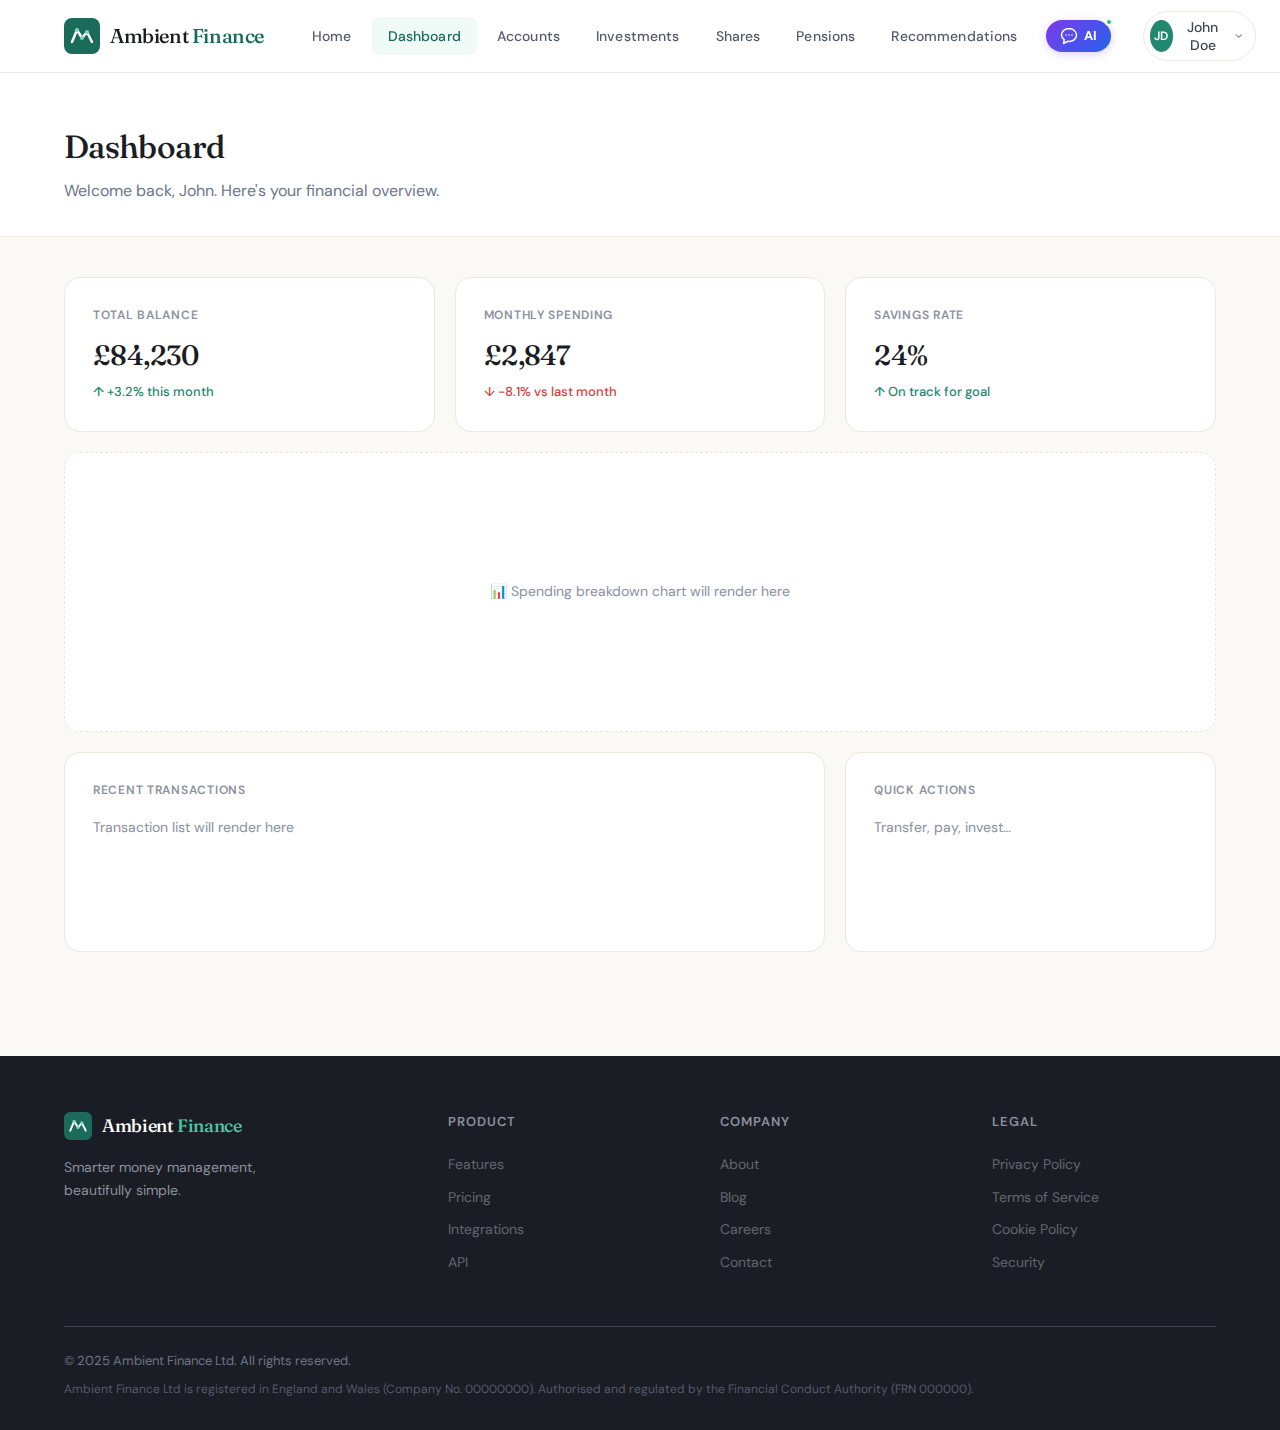
<file: dashboard.html>
<!DOCTYPE html>
<html lang="en">
<head>
  <meta charset="UTF-8">
  <meta name="viewport" content="width=device-width, initial-scale=1.0">
  <title>Dashboard — Ambient Finance</title>
  <link rel="stylesheet" href="styles.css">
  <style>
    .af-page-header {
      padding: 48px 0 32px;
      border-bottom: 1px solid var(--af-sand-200);
      background: var(--af-white);
    }
    .af-page-header h1 {
      font-family: var(--af-font-display);
      font-size: 32px;
      font-weight: 500;
      color: var(--af-slate-900);
      letter-spacing: -0.02em;
    }
    .af-page-header p {
      font-size: 16px;
      color: var(--af-slate-500);
      margin-top: 6px;
    }
    .af-page-body { padding: 40px 0 80px; }
    .af-placeholder {
      max-width: var(--af-container);
      margin: 0 auto;
      padding: 0 24px;
    }
    .af-placeholder-grid {
      display: grid;
      grid-template-columns: repeat(3, 1fr);
      gap: 20px;
      margin-bottom: 24px;
    }
    .af-placeholder-card {
      background: var(--af-white);
      border: 1px solid var(--af-sand-200);
      border-radius: var(--af-radius-lg);
      padding: 28px;
    }
    .af-placeholder-card .label {
      font-size: 12px;
      font-weight: 600;
      text-transform: uppercase;
      letter-spacing: 0.06em;
      color: var(--af-slate-400);
      margin-bottom: 8px;
    }
    .af-placeholder-card .value {
      font-family: var(--af-font-display);
      font-size: 28px;
      font-weight: 500;
      color: var(--af-slate-900);
      letter-spacing: -0.02em;
    }
    .af-placeholder-card .change {
      font-size: 13px;
      font-weight: 500;
      margin-top: 4px;
      color: var(--af-green-600);
    }
    .af-placeholder-wide {
      grid-column: 1 / -1;
      min-height: 280px;
      display: flex;
      align-items: center;
      justify-content: center;
      color: var(--af-slate-400);
      font-size: 14px;
      border-style: dashed;
    }
    .af-placeholder-half {
      grid-column: span 2;
      min-height: 200px;
    }

    @media (max-width: 900px) {
      .af-placeholder-grid { grid-template-columns: 1fr 1fr; }
      .af-placeholder-half { grid-column: 1 / -1; }
    }
    @media (max-width: 600px) {
      .af-placeholder-grid { grid-template-columns: 1fr; }
    }
  </style>
</head>
<body data-page="dashboard">
  <div id="header-placeholder"></div>

  <main>
    <div class="af-page-header">
      <div class="af-placeholder">
        <h1>Dashboard</h1>
        <p>Welcome back, John. Here's your financial overview.</p>
      </div>
    </div>

    <div class="af-page-body">
      <div class="af-placeholder">
        <div class="af-placeholder-grid">
          <div class="af-placeholder-card">
            <div class="label">Total Balance</div>
            <div class="value">£84,230</div>
            <div class="change">↑ +3.2% this month</div>
          </div>
          <div class="af-placeholder-card">
            <div class="label">Monthly Spending</div>
            <div class="value">£2,847</div>
            <div class="change" style="color: var(--af-red);">↓ -8.1% vs last month</div>
          </div>
          <div class="af-placeholder-card">
            <div class="label">Savings Rate</div>
            <div class="value">24%</div>
            <div class="change">↑ On track for goal</div>
          </div>
          <div class="af-placeholder-card af-placeholder-wide">
            <span>📊 Spending breakdown chart will render here</span>
          </div>
          <div class="af-placeholder-card af-placeholder-half">
            <div class="label">Recent Transactions</div>
            <div style="color: var(--af-slate-400); font-size:14px; margin-top:16px;">Transaction list will render here</div>
          </div>
          <div class="af-placeholder-card">
            <div class="label">Quick Actions</div>
            <div style="color: var(--af-slate-400); font-size:14px; margin-top:16px;">Transfer, pay, invest…</div>
          </div>
        </div>
      </div>
    </div>
  </main>

  <div id="footer-placeholder"></div>
  <script>
    async function loadComponent(id, file) {
      try {
        const resp = await fetch(file);
        if (resp.ok) {
          document.getElementById(id).innerHTML = await resp.text();
          document.getElementById(id).querySelectorAll('script').forEach(function(old) {
            const s = document.createElement('script');
            s.textContent = old.textContent;
            old.parentNode.replaceChild(s, old);
          });
        }
      } catch(e) { console.warn('Could not load ' + file, e); }
    }
    loadComponent('header-placeholder', 'header.html');
    loadComponent('footer-placeholder', 'footer.html');
  </script>
</body>
</html>
</file>
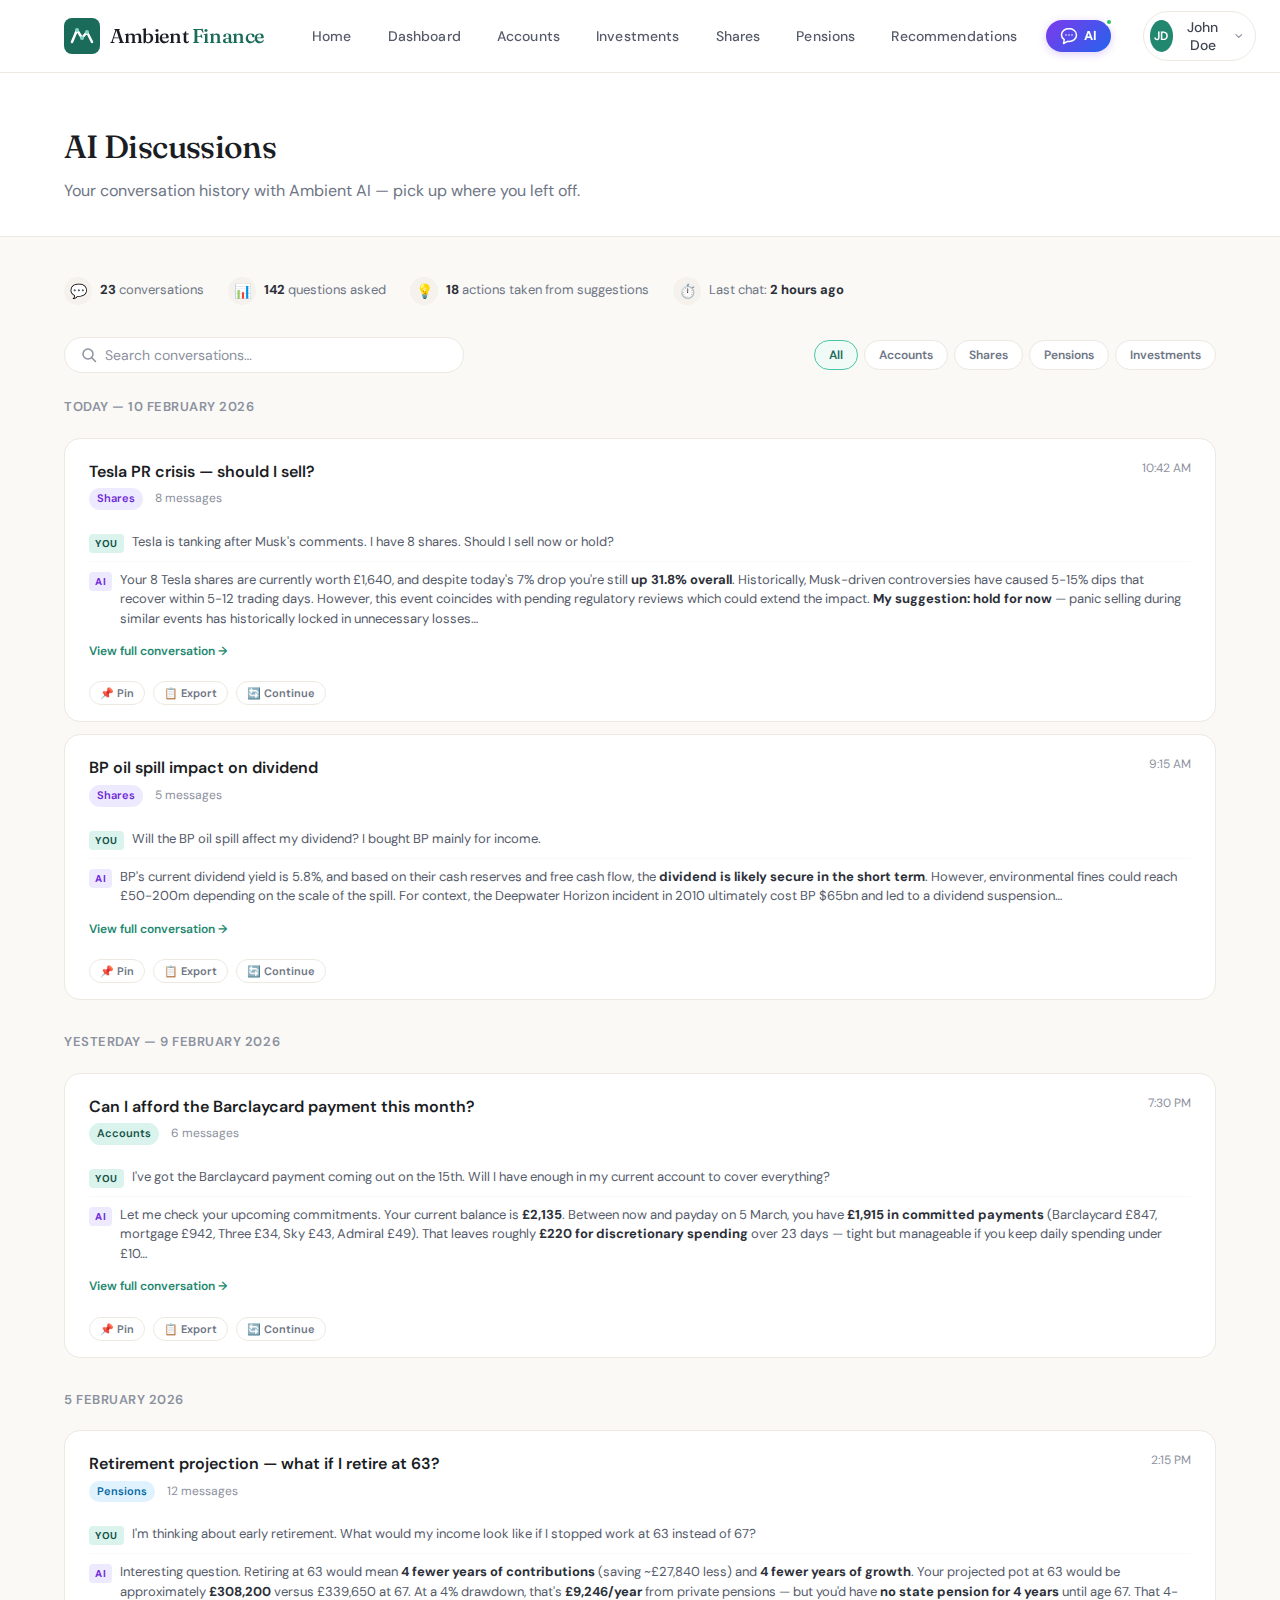
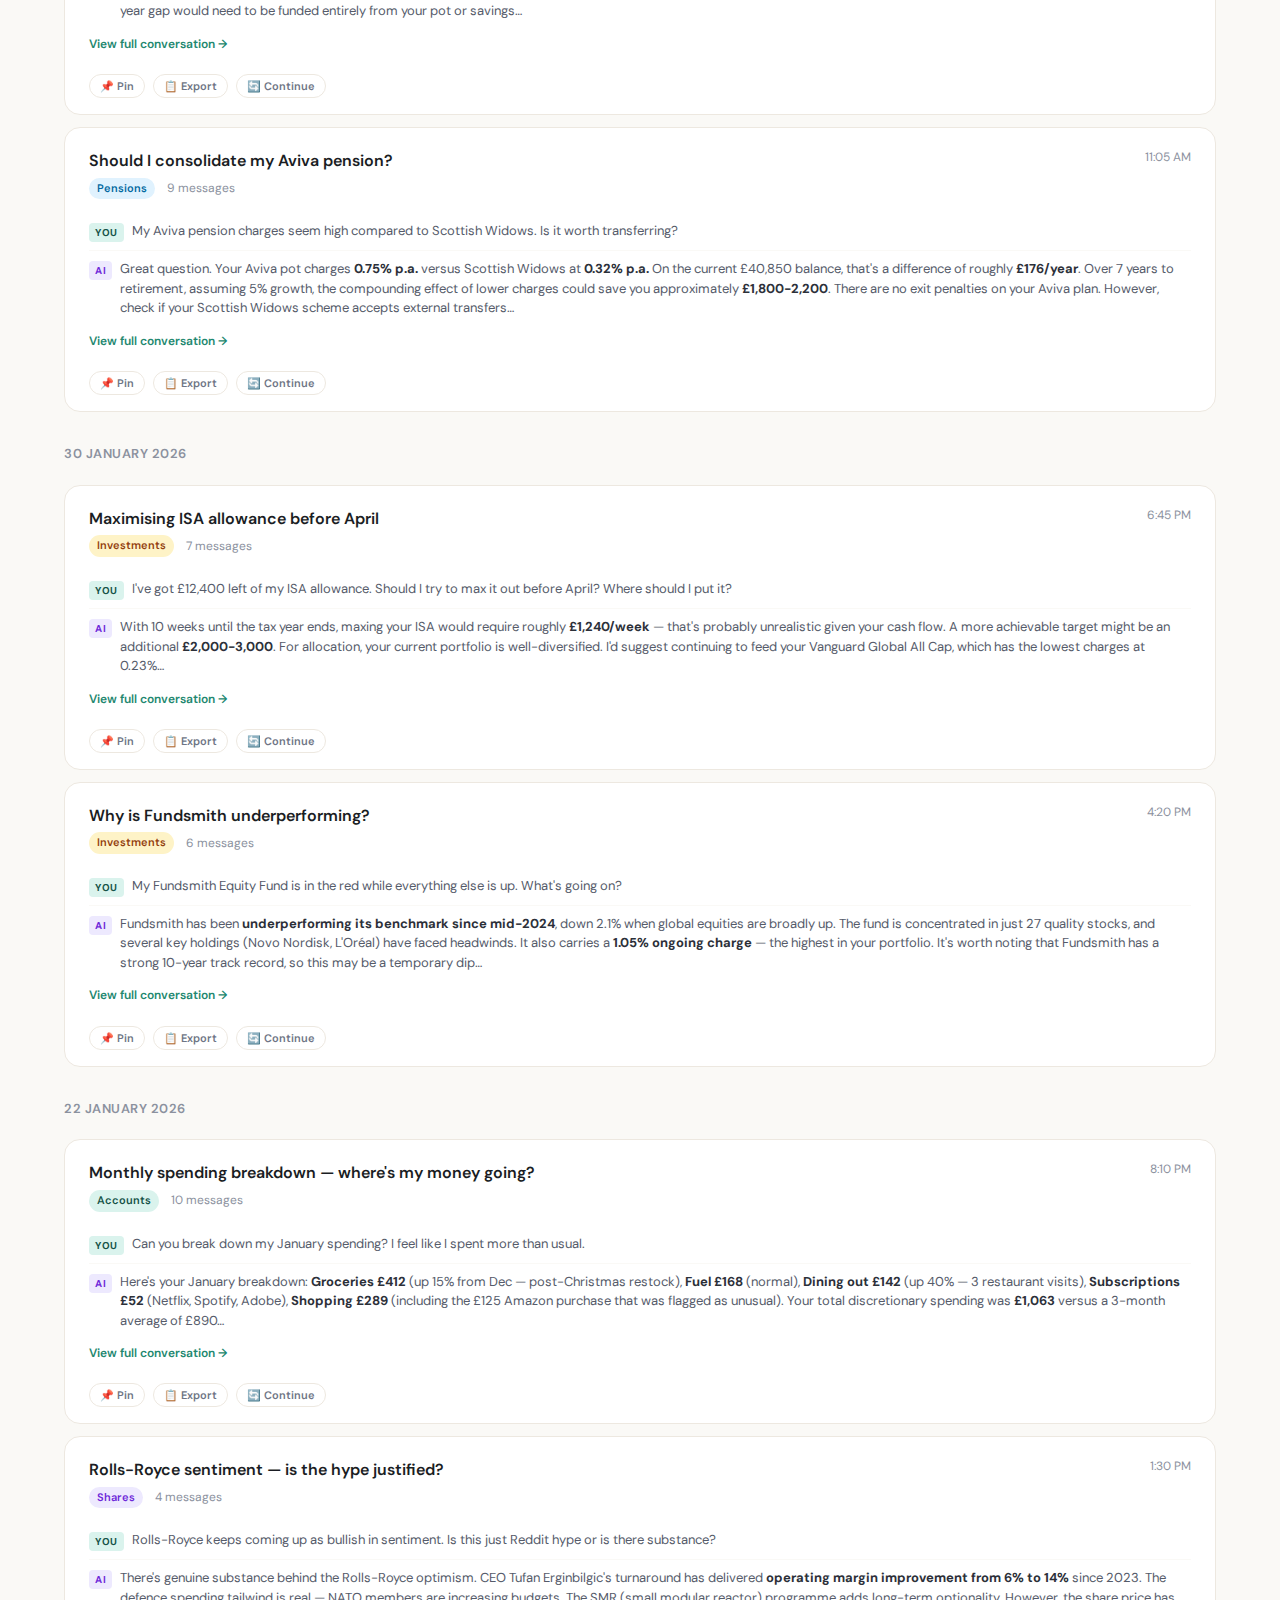
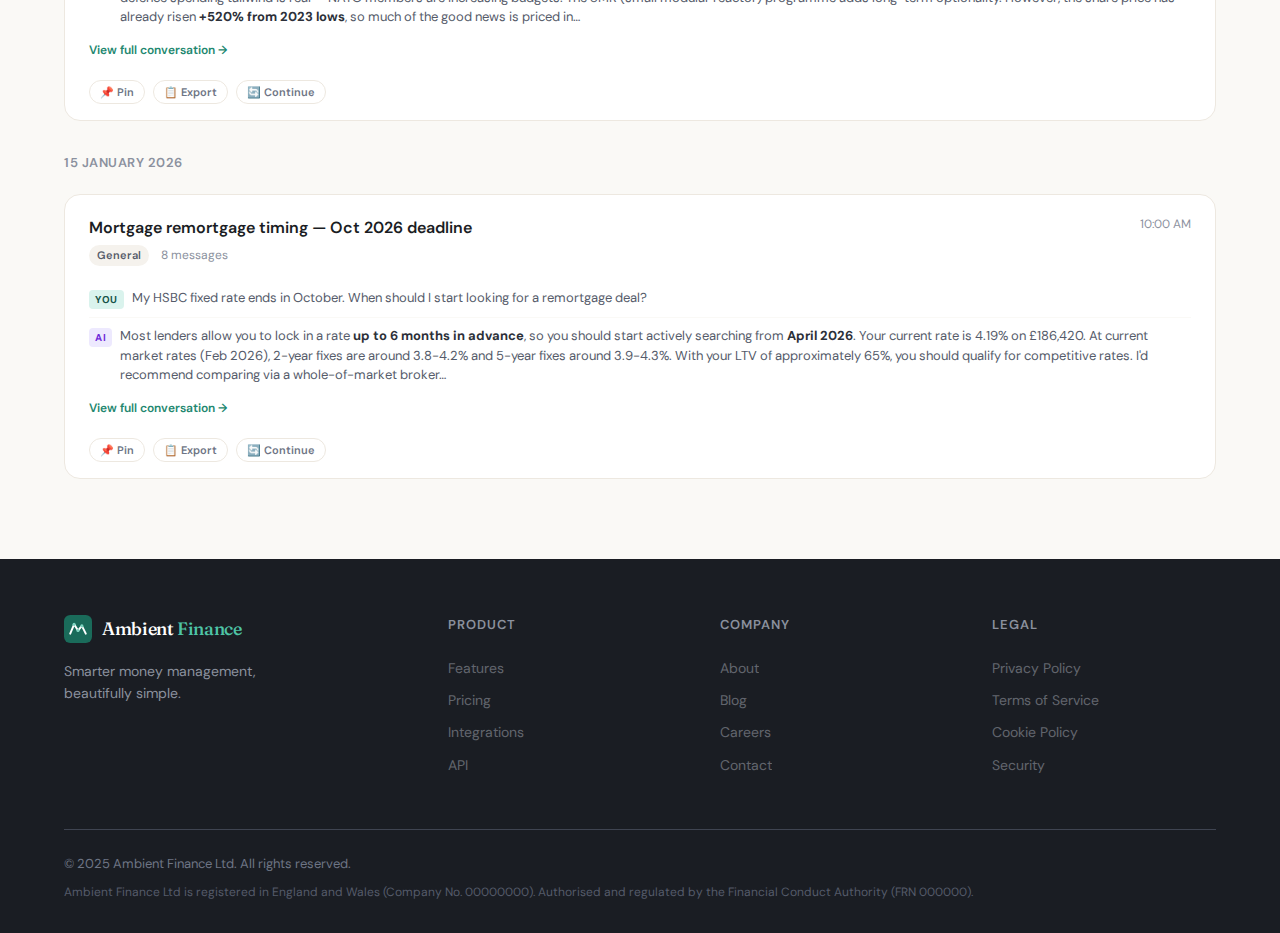
<file: discussions.html>
<!DOCTYPE html>
<html lang="en">
<head>
  <meta charset="UTF-8">
  <meta name="viewport" content="width=device-width, initial-scale=1.0">
  <title>AI Discussions — Ambient Finance</title>
  <link rel="stylesheet" href="styles.css">
  <style>
    .af-page-header { padding: 48px 0 32px; border-bottom: 1px solid var(--af-sand-200); background: var(--af-white); }
    .af-page-header h1 { font-family: var(--af-font-display); font-size: 32px; font-weight: 500; color: var(--af-slate-900); letter-spacing: -0.02em; }
    .af-page-header p { font-size: 16px; color: var(--af-slate-500); margin-top: 6px; }
    .af-page-body { padding: 40px 0 80px; }
    .af-inner { max-width: var(--af-container); margin: 0 auto; padding: 0 24px; }

    /* Stats bar */
    .af-disc-stats { display: flex; gap: 24px; margin-bottom: 32px; flex-wrap: wrap; }
    .af-disc-stat {
      display: flex; align-items: center; gap: 8px;
      font-size: 13px; color: var(--af-slate-500);
    }
    .af-disc-stat strong { color: var(--af-slate-800); }
    .af-disc-stat-icon {
      width: 28px; height: 28px; border-radius: 50%; display: flex;
      align-items: center; justify-content: center; font-size: 14px;
      background: var(--af-sand-100);
    }

    /* Filter/search bar */
    .af-disc-toolbar {
      display: flex; align-items: center; justify-content: space-between;
      margin-bottom: 24px; gap: 12px; flex-wrap: wrap;
    }
    .af-disc-search {
      display: flex; align-items: center; gap: 8px; flex: 1; max-width: 400px;
      padding: 8px 16px; border: 1.5px solid var(--af-sand-200);
      border-radius: 50px; background: var(--af-white);
      transition: border-color 0.15s;
    }
    .af-disc-search:focus-within { border-color: var(--af-green-400); }
    .af-disc-search input {
      flex: 1; border: none; background: none; outline: none;
      font-size: 14px; font-family: var(--af-font-body); color: var(--af-slate-800);
    }
    .af-disc-search input::placeholder { color: var(--af-slate-400); }
    .af-disc-search svg { color: var(--af-slate-400); flex-shrink: 0; }

    .af-disc-filters { display: flex; gap: 6px; }
    .af-disc-filter-btn {
      padding: 6px 14px; font-size: 12px; font-weight: 600; font-family: var(--af-font-body);
      border: 1px solid var(--af-sand-200); border-radius: 50px; background: var(--af-white);
      color: var(--af-slate-500); cursor: pointer; transition: all 0.15s;
    }
    .af-disc-filter-btn:hover { border-color: var(--af-green-300); color: var(--af-green-700); }
    .af-disc-filter-btn.active { background: var(--af-green-50); border-color: var(--af-green-400); color: var(--af-green-700); }

    /* Discussion cards */
    .af-disc-list { display: flex; flex-direction: column; gap: 12px; }

    .af-disc-card {
      background: var(--af-white); border: 1px solid var(--af-sand-200);
      border-radius: var(--af-radius-lg); overflow: hidden;
      transition: all 0.15s; cursor: pointer;
    }
    .af-disc-card:hover { border-color: var(--af-green-300); box-shadow: 0 4px 16px rgba(0,0,0,0.06); }

    .af-disc-card-header {
      display: flex; align-items: flex-start; justify-content: space-between;
      padding: 20px 24px 0;
    }
    .af-disc-card-left { flex: 1; }
    .af-disc-card-title {
      font-size: 16px; font-weight: 600; color: var(--af-slate-900);
      margin-bottom: 4px;
    }
    .af-disc-card-meta {
      display: flex; align-items: center; gap: 12px;
      font-size: 12px; color: var(--af-slate-400);
    }
    .af-disc-card-tag {
      display: inline-flex; align-items: center; gap: 4px;
      padding: 2px 8px; border-radius: 50px; font-size: 11px; font-weight: 600;
    }
    .af-disc-card-tag.accounts { background: var(--af-green-100); color: var(--af-green-800); }
    .af-disc-card-tag.shares { background: #ede9fe; color: #6d28d9; }
    .af-disc-card-tag.pensions { background: #e0f2fe; color: #0369a1; }
    .af-disc-card-tag.investments { background: #fef3c7; color: #92400e; }
    .af-disc-card-tag.general { background: var(--af-sand-100); color: var(--af-slate-600); }
    .af-disc-card-tag.dashboard { background: #fce4ec; color: #ad1457; }

    .af-disc-card-right { display: flex; flex-direction: column; align-items: flex-end; gap: 6px; }
    .af-disc-card-date { font-size: 12px; color: var(--af-slate-400); white-space: nowrap; }
    .af-disc-card-msgs {
      display: flex; align-items: center; gap: 4px;
      font-size: 11px; color: var(--af-slate-400);
    }

    /* Preview messages */
    .af-disc-card-preview { padding: 14px 24px 20px; }
    .af-disc-preview-msg {
      display: flex; align-items: flex-start; gap: 8px;
      padding: 8px 0; font-size: 13px; line-height: 1.5;
    }
    .af-disc-preview-msg + .af-disc-preview-msg {
      border-top: 1px solid var(--af-sand-50);
    }
    .af-disc-preview-role {
      font-size: 10px; font-weight: 700; text-transform: uppercase;
      letter-spacing: 0.06em; padding: 2px 6px; border-radius: 4px;
      flex-shrink: 0; margin-top: 2px;
    }
    .af-disc-preview-role.you { background: var(--af-green-100); color: var(--af-green-800); }
    .af-disc-preview-role.ai { background: #ede9fe; color: #6d28d9; }
    .af-disc-preview-text { color: var(--af-slate-600); }
    .af-disc-preview-text strong { color: var(--af-slate-800); }
    .af-disc-preview-more {
      font-size: 12px; font-weight: 600; color: var(--af-green-600);
      padding: 6px 0 0; cursor: pointer;
    }

    /* Action row inside card */
    .af-disc-card-actions {
      display: flex; gap: 8px; padding: 0 24px 16px;
    }
    .af-disc-action {
      display: inline-flex; align-items: center; gap: 4px;
      padding: 4px 10px; border-radius: 50px; font-size: 11px; font-weight: 600;
      font-family: var(--af-font-body);
      border: 1px solid var(--af-sand-200); background: var(--af-white);
      color: var(--af-slate-500); cursor: pointer; transition: all 0.15s;
    }
    .af-disc-action:hover { border-color: var(--af-green-300); color: var(--af-green-700); }

    /* Date groups */
    .af-disc-date-group {
      font-size: 13px; font-weight: 600; color: var(--af-slate-400);
      padding: 20px 0 8px; text-transform: uppercase; letter-spacing: 0.04em;
    }
    .af-disc-date-group:first-child { padding-top: 0; }

    /* Empty state */
    .af-disc-empty {
      text-align: center; padding: 60px 20px;
      color: var(--af-slate-400);
    }
    .af-disc-empty-icon { font-size: 48px; margin-bottom: 16px; opacity: 0.5; }
    .af-disc-empty h3 { font-family: var(--af-font-display); font-size: 20px; color: var(--af-slate-600); margin-bottom: 8px; }

    @media (max-width: 600px) {
      .af-disc-toolbar { flex-direction: column; }
      .af-disc-search { max-width: 100%; }
      .af-disc-card-header { flex-direction: column; gap: 8px; }
      .af-disc-card-right { flex-direction: row; align-items: center; }
    }
  </style>
</head>
<body data-page="discussions">
  <div id="header-placeholder"></div>
  <main>
    <div class="af-page-header">
      <div class="af-inner">
        <h1>AI Discussions</h1>
        <p>Your conversation history with Ambient AI — pick up where you left off.</p>
      </div>
    </div>
    <div class="af-page-body">
      <div class="af-inner">

        <!-- Stats -->
        <div class="af-disc-stats">
          <div class="af-disc-stat">
            <div class="af-disc-stat-icon">💬</div>
            <span><strong>23</strong> conversations</span>
          </div>
          <div class="af-disc-stat">
            <div class="af-disc-stat-icon">📊</div>
            <span><strong>142</strong> questions asked</span>
          </div>
          <div class="af-disc-stat">
            <div class="af-disc-stat-icon">💡</div>
            <span><strong>18</strong> actions taken from suggestions</span>
          </div>
          <div class="af-disc-stat">
            <div class="af-disc-stat-icon">⏱️</div>
            <span>Last chat: <strong>2 hours ago</strong></span>
          </div>
        </div>

        <!-- Toolbar -->
        <div class="af-disc-toolbar">
          <div class="af-disc-search">
            <svg width="16" height="16" viewBox="0 0 16 16" fill="none"><circle cx="7" cy="7" r="5" stroke="currentColor" stroke-width="1.5"/><path d="M11 11l3.5 3.5" stroke="currentColor" stroke-width="1.5" stroke-linecap="round"/></svg>
            <input type="text" placeholder="Search conversations…">
          </div>
          <div class="af-disc-filters">
            <button class="af-disc-filter-btn active">All</button>
            <button class="af-disc-filter-btn">Accounts</button>
            <button class="af-disc-filter-btn">Shares</button>
            <button class="af-disc-filter-btn">Pensions</button>
            <button class="af-disc-filter-btn">Investments</button>
          </div>
        </div>

        <!-- Discussion List -->
        <div class="af-disc-list">

          <!-- Today -->
          <div class="af-disc-date-group">Today — 10 February 2026</div>

          <div class="af-disc-card" onclick="">
            <div class="af-disc-card-header">
              <div class="af-disc-card-left">
                <div class="af-disc-card-title">Tesla PR crisis — should I sell?</div>
                <div class="af-disc-card-meta">
                  <span class="af-disc-card-tag shares">Shares</span>
                  <span>8 messages</span>
                </div>
              </div>
              <div class="af-disc-card-right">
                <div class="af-disc-card-date">10:42 AM</div>
              </div>
            </div>
            <div class="af-disc-card-preview">
              <div class="af-disc-preview-msg">
                <span class="af-disc-preview-role you">You</span>
                <span class="af-disc-preview-text">Tesla is tanking after Musk's comments. I have 8 shares. Should I sell now or hold?</span>
              </div>
              <div class="af-disc-preview-msg">
                <span class="af-disc-preview-role ai">AI</span>
                <span class="af-disc-preview-text">Your 8 Tesla shares are currently worth £1,640, and despite today's 7% drop you're still <strong>up 31.8% overall</strong>. Historically, Musk-driven controversies have caused 5-15% dips that recover within 5-12 trading days. However, this event coincides with pending regulatory reviews which could extend the impact. <strong>My suggestion: hold for now</strong> — panic selling during similar events has historically locked in unnecessary losses…</span>
              </div>
              <div class="af-disc-preview-more">View full conversation →</div>
            </div>
            <div class="af-disc-card-actions">
              <button class="af-disc-action" onclick="event.stopPropagation()">📌 Pin</button>
              <button class="af-disc-action" onclick="event.stopPropagation()">📋 Export</button>
              <button class="af-disc-action" onclick="event.stopPropagation()">🔄 Continue</button>
            </div>
          </div>

          <div class="af-disc-card" onclick="">
            <div class="af-disc-card-header">
              <div class="af-disc-card-left">
                <div class="af-disc-card-title">BP oil spill impact on dividend</div>
                <div class="af-disc-card-meta">
                  <span class="af-disc-card-tag shares">Shares</span>
                  <span>5 messages</span>
                </div>
              </div>
              <div class="af-disc-card-right">
                <div class="af-disc-card-date">9:15 AM</div>
              </div>
            </div>
            <div class="af-disc-card-preview">
              <div class="af-disc-preview-msg">
                <span class="af-disc-preview-role you">You</span>
                <span class="af-disc-preview-text">Will the BP oil spill affect my dividend? I bought BP mainly for income.</span>
              </div>
              <div class="af-disc-preview-msg">
                <span class="af-disc-preview-role ai">AI</span>
                <span class="af-disc-preview-text">BP's current dividend yield is 5.8%, and based on their cash reserves and free cash flow, the <strong>dividend is likely secure in the short term</strong>. However, environmental fines could reach £50-200m depending on the scale of the spill. For context, the Deepwater Horizon incident in 2010 ultimately cost BP $65bn and led to a dividend suspension…</span>
              </div>
              <div class="af-disc-preview-more">View full conversation →</div>
            </div>
            <div class="af-disc-card-actions">
              <button class="af-disc-action" onclick="event.stopPropagation()">📌 Pin</button>
              <button class="af-disc-action" onclick="event.stopPropagation()">📋 Export</button>
              <button class="af-disc-action" onclick="event.stopPropagation()">🔄 Continue</button>
            </div>
          </div>

          <!-- Yesterday -->
          <div class="af-disc-date-group">Yesterday — 9 February 2026</div>

          <div class="af-disc-card" onclick="">
            <div class="af-disc-card-header">
              <div class="af-disc-card-left">
                <div class="af-disc-card-title">Can I afford the Barclaycard payment this month?</div>
                <div class="af-disc-card-meta">
                  <span class="af-disc-card-tag accounts">Accounts</span>
                  <span>6 messages</span>
                </div>
              </div>
              <div class="af-disc-card-right">
                <div class="af-disc-card-date">7:30 PM</div>
              </div>
            </div>
            <div class="af-disc-card-preview">
              <div class="af-disc-preview-msg">
                <span class="af-disc-preview-role you">You</span>
                <span class="af-disc-preview-text">I've got the Barclaycard payment coming out on the 15th. Will I have enough in my current account to cover everything?</span>
              </div>
              <div class="af-disc-preview-msg">
                <span class="af-disc-preview-role ai">AI</span>
                <span class="af-disc-preview-text">Let me check your upcoming commitments. Your current balance is <strong>£2,135</strong>. Between now and payday on 5 March, you have <strong>£1,915 in committed payments</strong> (Barclaycard £847, mortgage £942, Three £34, Sky £43, Admiral £49). That leaves roughly <strong>£220 for discretionary spending</strong> over 23 days — tight but manageable if you keep daily spending under £10…</span>
              </div>
              <div class="af-disc-preview-more">View full conversation →</div>
            </div>
            <div class="af-disc-card-actions">
              <button class="af-disc-action" onclick="event.stopPropagation()">📌 Pin</button>
              <button class="af-disc-action" onclick="event.stopPropagation()">📋 Export</button>
              <button class="af-disc-action" onclick="event.stopPropagation()">🔄 Continue</button>
            </div>
          </div>

          <!-- Last Week -->
          <div class="af-disc-date-group">5 February 2026</div>

          <div class="af-disc-card" onclick="">
            <div class="af-disc-card-header">
              <div class="af-disc-card-left">
                <div class="af-disc-card-title">Retirement projection — what if I retire at 63?</div>
                <div class="af-disc-card-meta">
                  <span class="af-disc-card-tag pensions">Pensions</span>
                  <span>12 messages</span>
                </div>
              </div>
              <div class="af-disc-card-right">
                <div class="af-disc-card-date">2:15 PM</div>
              </div>
            </div>
            <div class="af-disc-card-preview">
              <div class="af-disc-preview-msg">
                <span class="af-disc-preview-role you">You</span>
                <span class="af-disc-preview-text">I'm thinking about early retirement. What would my income look like if I stopped work at 63 instead of 67?</span>
              </div>
              <div class="af-disc-preview-msg">
                <span class="af-disc-preview-role ai">AI</span>
                <span class="af-disc-preview-text">Interesting question. Retiring at 63 would mean <strong>4 fewer years of contributions</strong> (saving ~£27,840 less) and <strong>4 fewer years of growth</strong>. Your projected pot at 63 would be approximately <strong>£308,200</strong> versus £339,650 at 67. At a 4% drawdown, that's <strong>£9,246/year</strong> from private pensions — but you'd have <strong>no state pension for 4 years</strong> until age 67. That 4-year gap would need to be funded entirely from your pot or savings…</span>
              </div>
              <div class="af-disc-preview-more">View full conversation →</div>
            </div>
            <div class="af-disc-card-actions">
              <button class="af-disc-action" onclick="event.stopPropagation()">📌 Pin</button>
              <button class="af-disc-action" onclick="event.stopPropagation()">📋 Export</button>
              <button class="af-disc-action" onclick="event.stopPropagation()">🔄 Continue</button>
            </div>
          </div>

          <div class="af-disc-card" onclick="">
            <div class="af-disc-card-header">
              <div class="af-disc-card-left">
                <div class="af-disc-card-title">Should I consolidate my Aviva pension?</div>
                <div class="af-disc-card-meta">
                  <span class="af-disc-card-tag pensions">Pensions</span>
                  <span>9 messages</span>
                </div>
              </div>
              <div class="af-disc-card-right">
                <div class="af-disc-card-date">11:05 AM</div>
              </div>
            </div>
            <div class="af-disc-card-preview">
              <div class="af-disc-preview-msg">
                <span class="af-disc-preview-role you">You</span>
                <span class="af-disc-preview-text">My Aviva pension charges seem high compared to Scottish Widows. Is it worth transferring?</span>
              </div>
              <div class="af-disc-preview-msg">
                <span class="af-disc-preview-role ai">AI</span>
                <span class="af-disc-preview-text">Great question. Your Aviva pot charges <strong>0.75% p.a.</strong> versus Scottish Widows at <strong>0.32% p.a.</strong> On the current £40,850 balance, that's a difference of roughly <strong>£176/year</strong>. Over 7 years to retirement, assuming 5% growth, the compounding effect of lower charges could save you approximately <strong>£1,800-2,200</strong>. There are no exit penalties on your Aviva plan. However, check if your Scottish Widows scheme accepts external transfers…</span>
              </div>
              <div class="af-disc-preview-more">View full conversation →</div>
            </div>
            <div class="af-disc-card-actions">
              <button class="af-disc-action" onclick="event.stopPropagation()">📌 Pin</button>
              <button class="af-disc-action" onclick="event.stopPropagation()">📋 Export</button>
              <button class="af-disc-action" onclick="event.stopPropagation()">🔄 Continue</button>
            </div>
          </div>

          <!-- Earlier -->
          <div class="af-disc-date-group">30 January 2026</div>

          <div class="af-disc-card" onclick="">
            <div class="af-disc-card-header">
              <div class="af-disc-card-left">
                <div class="af-disc-card-title">Maximising ISA allowance before April</div>
                <div class="af-disc-card-meta">
                  <span class="af-disc-card-tag investments">Investments</span>
                  <span>7 messages</span>
                </div>
              </div>
              <div class="af-disc-card-right">
                <div class="af-disc-card-date">6:45 PM</div>
              </div>
            </div>
            <div class="af-disc-card-preview">
              <div class="af-disc-preview-msg">
                <span class="af-disc-preview-role you">You</span>
                <span class="af-disc-preview-text">I've got £12,400 left of my ISA allowance. Should I try to max it out before April? Where should I put it?</span>
              </div>
              <div class="af-disc-preview-msg">
                <span class="af-disc-preview-role ai">AI</span>
                <span class="af-disc-preview-text">With 10 weeks until the tax year ends, maxing your ISA would require roughly <strong>£1,240/week</strong> — that's probably unrealistic given your cash flow. A more achievable target might be an additional <strong>£2,000-3,000</strong>. For allocation, your current portfolio is well-diversified. I'd suggest continuing to feed your Vanguard Global All Cap, which has the lowest charges at 0.23%…</span>
              </div>
              <div class="af-disc-preview-more">View full conversation →</div>
            </div>
            <div class="af-disc-card-actions">
              <button class="af-disc-action" onclick="event.stopPropagation()">📌 Pin</button>
              <button class="af-disc-action" onclick="event.stopPropagation()">📋 Export</button>
              <button class="af-disc-action" onclick="event.stopPropagation()">🔄 Continue</button>
            </div>
          </div>

          <div class="af-disc-card" onclick="">
            <div class="af-disc-card-header">
              <div class="af-disc-card-left">
                <div class="af-disc-card-title">Why is Fundsmith underperforming?</div>
                <div class="af-disc-card-meta">
                  <span class="af-disc-card-tag investments">Investments</span>
                  <span>6 messages</span>
                </div>
              </div>
              <div class="af-disc-card-right">
                <div class="af-disc-card-date">4:20 PM</div>
              </div>
            </div>
            <div class="af-disc-card-preview">
              <div class="af-disc-preview-msg">
                <span class="af-disc-preview-role you">You</span>
                <span class="af-disc-preview-text">My Fundsmith Equity Fund is in the red while everything else is up. What's going on?</span>
              </div>
              <div class="af-disc-preview-msg">
                <span class="af-disc-preview-role ai">AI</span>
                <span class="af-disc-preview-text">Fundsmith has been <strong>underperforming its benchmark since mid-2024</strong>, down 2.1% when global equities are broadly up. The fund is concentrated in just 27 quality stocks, and several key holdings (Novo Nordisk, L'Oréal) have faced headwinds. It also carries a <strong>1.05% ongoing charge</strong> — the highest in your portfolio. It's worth noting that Fundsmith has a strong 10-year track record, so this may be a temporary dip…</span>
              </div>
              <div class="af-disc-preview-more">View full conversation →</div>
            </div>
            <div class="af-disc-card-actions">
              <button class="af-disc-action" onclick="event.stopPropagation()">📌 Pin</button>
              <button class="af-disc-action" onclick="event.stopPropagation()">📋 Export</button>
              <button class="af-disc-action" onclick="event.stopPropagation()">🔄 Continue</button>
            </div>
          </div>

          <div class="af-disc-date-group">22 January 2026</div>

          <div class="af-disc-card" onclick="">
            <div class="af-disc-card-header">
              <div class="af-disc-card-left">
                <div class="af-disc-card-title">Monthly spending breakdown — where's my money going?</div>
                <div class="af-disc-card-meta">
                  <span class="af-disc-card-tag accounts">Accounts</span>
                  <span>10 messages</span>
                </div>
              </div>
              <div class="af-disc-card-right">
                <div class="af-disc-card-date">8:10 PM</div>
              </div>
            </div>
            <div class="af-disc-card-preview">
              <div class="af-disc-preview-msg">
                <span class="af-disc-preview-role you">You</span>
                <span class="af-disc-preview-text">Can you break down my January spending? I feel like I spent more than usual.</span>
              </div>
              <div class="af-disc-preview-msg">
                <span class="af-disc-preview-role ai">AI</span>
                <span class="af-disc-preview-text">Here's your January breakdown: <strong>Groceries £412</strong> (up 15% from Dec — post-Christmas restock), <strong>Fuel £168</strong> (normal), <strong>Dining out £142</strong> (up 40% — 3 restaurant visits), <strong>Subscriptions £52</strong> (Netflix, Spotify, Adobe), <strong>Shopping £289</strong> (including the £125 Amazon purchase that was flagged as unusual). Your total discretionary spending was <strong>£1,063</strong> versus a 3-month average of £890…</span>
              </div>
              <div class="af-disc-preview-more">View full conversation →</div>
            </div>
            <div class="af-disc-card-actions">
              <button class="af-disc-action" onclick="event.stopPropagation()">📌 Pin</button>
              <button class="af-disc-action" onclick="event.stopPropagation()">📋 Export</button>
              <button class="af-disc-action" onclick="event.stopPropagation()">🔄 Continue</button>
            </div>
          </div>

          <div class="af-disc-card" onclick="">
            <div class="af-disc-card-header">
              <div class="af-disc-card-left">
                <div class="af-disc-card-title">Rolls-Royce sentiment — is the hype justified?</div>
                <div class="af-disc-card-meta">
                  <span class="af-disc-card-tag shares">Shares</span>
                  <span>4 messages</span>
                </div>
              </div>
              <div class="af-disc-card-right">
                <div class="af-disc-card-date">1:30 PM</div>
              </div>
            </div>
            <div class="af-disc-card-preview">
              <div class="af-disc-preview-msg">
                <span class="af-disc-preview-role you">You</span>
                <span class="af-disc-preview-text">Rolls-Royce keeps coming up as bullish in sentiment. Is this just Reddit hype or is there substance?</span>
              </div>
              <div class="af-disc-preview-msg">
                <span class="af-disc-preview-role ai">AI</span>
                <span class="af-disc-preview-text">There's genuine substance behind the Rolls-Royce optimism. CEO Tufan Erginbilgic's turnaround has delivered <strong>operating margin improvement from 6% to 14%</strong> since 2023. The defence spending tailwind is real — NATO members are increasing budgets. The SMR (small modular reactor) programme adds long-term optionality. However, the share price has already risen <strong>+520% from 2023 lows</strong>, so much of the good news is priced in…</span>
              </div>
              <div class="af-disc-preview-more">View full conversation →</div>
            </div>
            <div class="af-disc-card-actions">
              <button class="af-disc-action" onclick="event.stopPropagation()">📌 Pin</button>
              <button class="af-disc-action" onclick="event.stopPropagation()">📋 Export</button>
              <button class="af-disc-action" onclick="event.stopPropagation()">🔄 Continue</button>
            </div>
          </div>

          <div class="af-disc-date-group">15 January 2026</div>

          <div class="af-disc-card" onclick="">
            <div class="af-disc-card-header">
              <div class="af-disc-card-left">
                <div class="af-disc-card-title">Mortgage remortgage timing — Oct 2026 deadline</div>
                <div class="af-disc-card-meta">
                  <span class="af-disc-card-tag general">General</span>
                  <span>8 messages</span>
                </div>
              </div>
              <div class="af-disc-card-right">
                <div class="af-disc-card-date">10:00 AM</div>
              </div>
            </div>
            <div class="af-disc-card-preview">
              <div class="af-disc-preview-msg">
                <span class="af-disc-preview-role you">You</span>
                <span class="af-disc-preview-text">My HSBC fixed rate ends in October. When should I start looking for a remortgage deal?</span>
              </div>
              <div class="af-disc-preview-msg">
                <span class="af-disc-preview-role ai">AI</span>
                <span class="af-disc-preview-text">Most lenders allow you to lock in a rate <strong>up to 6 months in advance</strong>, so you should start actively searching from <strong>April 2026</strong>. Your current rate is 4.19% on £186,420. At current market rates (Feb 2026), 2-year fixes are around 3.8-4.2% and 5-year fixes around 3.9-4.3%. With your LTV of approximately 65%, you should qualify for competitive rates. I'd recommend comparing via a whole-of-market broker…</span>
              </div>
              <div class="af-disc-preview-more">View full conversation →</div>
            </div>
            <div class="af-disc-card-actions">
              <button class="af-disc-action" onclick="event.stopPropagation()">📌 Pin</button>
              <button class="af-disc-action" onclick="event.stopPropagation()">📋 Export</button>
              <button class="af-disc-action" onclick="event.stopPropagation()">🔄 Continue</button>
            </div>
          </div>

        </div>
      </div>
    </div>
  </main>
  <div id="footer-placeholder"></div>

  <script>
    /* Filter buttons */
    document.querySelectorAll('.af-disc-filter-btn').forEach(function(btn) {
      btn.addEventListener('click', function() {
        document.querySelectorAll('.af-disc-filter-btn').forEach(function(b) { b.classList.remove('active'); });
        btn.classList.add('active');
      });
    });

    async function loadComponent(id, file) {
      try {
        var r = await fetch(file);
        if (r.ok) {
          document.getElementById(id).innerHTML = await r.text();
          document.getElementById(id).querySelectorAll('script').forEach(function(o) {
            var s = document.createElement('script');
            s.textContent = o.textContent;
            o.parentNode.replaceChild(s, o);
          });
        }
      } catch(e) {}
    }
    loadComponent('header-placeholder', 'header.html');
    loadComponent('footer-placeholder', 'footer.html');
  </script>
</body>
</html>
</file>
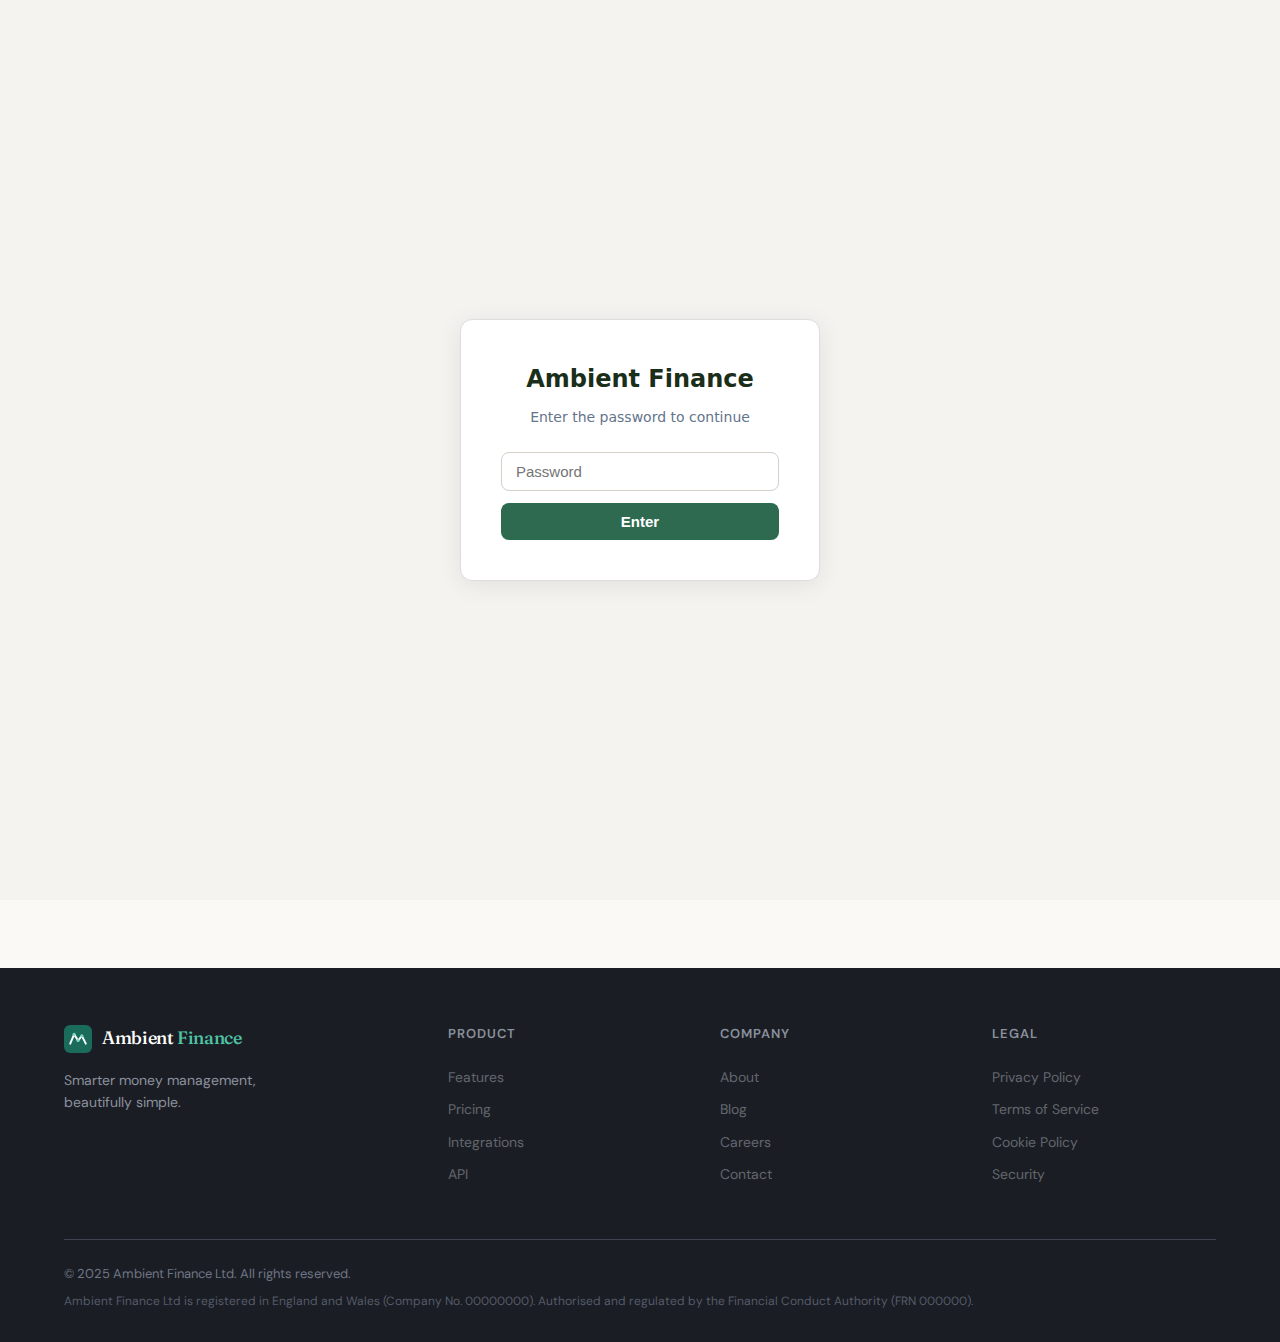
<file: investments.html>
<!DOCTYPE html>
<html lang="en">
<head>
  <script src="auth-gate.js"></script>
  <meta charset="UTF-8">
  <meta name="viewport" content="width=device-width, initial-scale=1.0">
  <title>Investments — Ambient Finance</title>
  <link rel="stylesheet" href="styles.css">
  <style>
    .af-page-header { padding: 48px 0 32px; border-bottom: 1px solid var(--af-sand-200); background: var(--af-white); }
    .af-page-header h1 { font-family: var(--af-font-display); font-size: 32px; font-weight: 500; color: var(--af-slate-900); letter-spacing: -0.02em; }
    .af-page-header p { font-size: 16px; color: var(--af-slate-500); margin-top: 6px; }
    .af-page-body { padding: 40px 0 80px; }
    .af-inner { max-width: var(--af-container); margin: 0 auto; padding: 0 24px; }

    /* Summary */
    .af-inv-summary { display: grid; grid-template-columns: repeat(4,1fr); gap: 16px; margin-bottom: 32px; }
    .af-inv-stat {
      background: var(--af-white); border: 1px solid var(--af-sand-200);
      border-radius: var(--af-radius-lg); padding: 24px;
    }
    .af-inv-stat .label { font-size: 12px; font-weight: 600; text-transform: uppercase; letter-spacing: 0.06em; color: var(--af-slate-400); margin-bottom: 8px; }
    .af-inv-stat .value { font-family: var(--af-font-display); font-size: 26px; font-weight: 500; color: var(--af-slate-900); letter-spacing: -0.02em; }
    .af-inv-stat .sub { font-size: 13px; margin-top: 4px; }
    .af-inv-stat .sub.up { color: var(--af-green-600); }

    /* Accordion */
    .af-accordion { display: flex; flex-direction: column; gap: 12px; }
    .af-acc-item {
      background: var(--af-white); border: 1px solid var(--af-sand-200);
      border-radius: var(--af-radius-lg); overflow: hidden; transition: all var(--af-transition);
    }
    .af-acc-header {
      display: flex; align-items: center; justify-content: space-between;
      padding: 20px 28px; cursor: pointer; transition: background var(--af-transition); user-select: none;
    }
    .af-acc-header:hover { background: var(--af-green-50); }
    .af-acc-item.open .af-acc-header { background: var(--af-green-50); border-bottom: 1px solid var(--af-sand-200); }
    .af-acc-left { display: flex; align-items: center; gap: 16px; }
    .af-fund-icon {
      width: 48px; height: 48px; border-radius: var(--af-radius-md);
      display: flex; align-items: center; justify-content: center;
      font-size: 20px; flex-shrink: 0;
    }
    .af-fund-icon.global { background: var(--af-green-100); }
    .af-fund-icon.world { background: #e8f0fe; }
    .af-fund-icon.equity { background: #f3e5f5; }
    .af-fund-icon.uk { background: #e0f7fa; }
    .af-acc-name { font-weight: 600; color: var(--af-slate-800); font-size: 15px; }
    .af-acc-detail { font-size: 13px; color: var(--af-slate-400); margin-top: 2px; }
    .af-acc-right { display: flex; align-items: center; gap: 20px; }
    .af-inv-value {
      font-family: var(--af-font-display); font-size: 22px; font-weight: 500;
      color: var(--af-slate-900); letter-spacing: -0.02em; text-align: right;
    }
    .af-inv-change { font-size: 13px; font-weight: 600; margin-top: 2px; text-align: right; }
    .af-inv-change.up { color: var(--af-green-600); }
    .af-inv-change.down { color: var(--af-red); }
    .af-acc-chevron {
      width: 20px; height: 20px; color: var(--af-slate-400);
      transition: transform 0.3s ease; flex-shrink: 0;
    }
    .af-acc-item.open .af-acc-chevron { transform: rotate(180deg); }
    .af-acc-body { max-height: 0; overflow: hidden; transition: max-height 0.5s ease; }
    .af-acc-item.open .af-acc-body { max-height: 2000px; }
    .af-acc-body-inner { padding: 0 28px 28px; }

    /* Detail grid */
    .af-inv-details { display: grid; grid-template-columns: repeat(4,1fr); gap: 12px; margin-top: 16px; margin-bottom: 20px; }
    .af-inv-detail-card {
      background: var(--af-sand-50); border-radius: var(--af-radius-md); padding: 14px 16px;
    }
    .af-inv-detail-card .dlabel { font-size: 11px; font-weight: 600; text-transform: uppercase; letter-spacing: 0.06em; color: var(--af-slate-400); margin-bottom: 4px; }
    .af-inv-detail-card .dvalue { font-size: 16px; font-weight: 600; color: var(--af-slate-800); }
    .af-inv-detail-card .dsub { font-size: 11px; color: var(--af-slate-400); margin-top: 2px; }

    /* Holdings row */
    .af-inv-holdings { display: grid; grid-template-columns: repeat(4,1fr); gap: 12px; margin-bottom: 20px; }
    .af-inv-hold-card {
      background: var(--af-green-50); border: 1px solid var(--af-green-200);
      border-radius: var(--af-radius-md); padding: 14px 16px;
    }
    .af-inv-hold-card .dlabel { font-size: 11px; font-weight: 600; text-transform: uppercase; letter-spacing: 0.06em; color: var(--af-green-700); margin-bottom: 4px; }
    .af-inv-hold-card .dvalue { font-size: 15px; font-weight: 600; color: var(--af-slate-800); }

    /* Chart */
    .af-inv-chart-wrap { margin-bottom: 16px; }
    .af-inv-chart-label { font-size: 13px; font-weight: 600; text-transform: uppercase; letter-spacing: 0.06em; color: var(--af-slate-400); margin-bottom: 10px; }
    .af-inv-chart-period { display: flex; gap: 4px; margin-bottom: 12px; }
    .af-inv-chart-btn {
      padding: 4px 12px; font-size: 11px; font-weight: 600; font-family: var(--af-font-body);
      border: 1px solid var(--af-sand-200); border-radius: 50px; background: var(--af-white);
      color: var(--af-slate-500); cursor: pointer;
    }
    .af-inv-chart-btn.active { background: var(--af-green-50); border-color: var(--af-green-300); color: var(--af-green-700); }
    .af-inv-chart {
      width: 100%; height: 120px; background: var(--af-sand-50);
      border-radius: var(--af-radius-md); overflow: hidden;
    }
    .af-inv-chart svg { width: 100%; height: 100%; }

    /* Fund info row */
    .af-fund-info {
      display: flex; flex-wrap: wrap; gap: 24px; padding: 14px 0;
      border-top: 1px solid var(--af-sand-100); font-size: 13px; color: var(--af-slate-500);
    }
    .af-fund-info strong { color: var(--af-slate-700); }

    @media (max-width: 900px) {
      .af-inv-summary { grid-template-columns: 1fr 1fr; }
      .af-inv-details { grid-template-columns: 1fr 1fr; }
      .af-inv-holdings { grid-template-columns: 1fr 1fr; }
    }
    @media (max-width: 600px) {
      .af-inv-summary { grid-template-columns: 1fr; }
      .af-inv-details { grid-template-columns: 1fr; }
      .af-inv-holdings { grid-template-columns: 1fr; }
      .af-acc-header { flex-direction: column; align-items: flex-start; gap: 8px; }
      .af-acc-right { width: 100%; justify-content: space-between; }
    }
  </style>
</head>
<body data-page="investments">
  <div id="header-placeholder"></div>
  <main>
    <div class="af-page-header">
      <div class="af-inner"><h1>Investments</h1><p>Track your fund portfolio performance across all accounts.</p></div>
    </div>
    <div class="af-page-body">
      <div class="af-inner">

        <div class="af-inv-summary">
          <div class="af-inv-stat">
            <div class="label">Portfolio Value</div>
            <div class="value">£38,200</div>
            <div class="sub up">↑ +£1,420 (3.9%) YTD</div>
          </div>
          <div class="af-inv-stat">
            <div class="label">Total Invested</div>
            <div class="value">£36,780</div>
            <div class="sub" style="color:var(--af-slate-400);">Since Jan 2021</div>
          </div>
          <div class="af-inv-stat">
            <div class="label">Dividends (YTD)</div>
            <div class="value">£482</div>
            <div class="sub up">↑ +12% vs last year</div>
          </div>
          <div class="af-inv-stat">
            <div class="label">ISA Allowance Left</div>
            <div class="value">£12,400</div>
            <div class="sub" style="color:var(--af-slate-400);">of £20,000 (2024/25)</div>
          </div>
        </div>

        <div class="af-accordion">

          <!-- Vanguard FTSE Global All Cap -->
          <div class="af-acc-item">
            <div class="af-acc-header" onclick="toggleAccordion(this)">
              <div class="af-acc-left">
                <div class="af-fund-icon global">🌍</div>
                <div>
                  <div class="af-acc-name">Vanguard FTSE Global All Cap Index</div>
                  <div class="af-acc-detail">VAFTGAG · Accumulation · Vanguard</div>
                </div>
              </div>
              <div class="af-acc-right">
                <div>
                  <div class="af-inv-value">£19,099</div>
                  <div class="af-inv-change up">+£826 (+4.5%)</div>
                </div>
                <svg class="af-acc-chevron" viewBox="0 0 20 20" fill="none"><path d="M5 7.5L10 12.5L15 7.5" stroke="currentColor" stroke-width="1.5" stroke-linecap="round" stroke-linejoin="round"/></svg>
              </div>
            </div>
            <div class="af-acc-body">
              <div class="af-acc-body-inner">
                <div class="af-inv-holdings">
                  <div class="af-inv-hold-card"><div class="dlabel">Units Held</div><div class="dvalue">142.3</div></div>
                  <div class="af-inv-hold-card"><div class="dlabel">Avg. Cost</div><div class="dvalue">£128.40</div></div>
                  <div class="af-inv-hold-card"><div class="dlabel">Current Price</div><div class="dvalue">£134.20</div></div>
                  <div class="af-inv-hold-card"><div class="dlabel">Total Return</div><div class="dvalue" style="color:var(--af-green-700);">+£826</div></div>
                </div>
                <div class="af-inv-details">
                  <div class="af-inv-detail-card"><div class="dlabel">52-Week High</div><div class="dvalue">£141.60</div><div class="dsub">18 Dec 2025</div></div>
                  <div class="af-inv-detail-card"><div class="dlabel">52-Week Low</div><div class="dvalue">£112.30</div><div class="dsub">5 Apr 2025</div></div>
                  <div class="af-inv-detail-card"><div class="dlabel">YTD Performance</div><div class="dvalue" style="color:var(--af-green-700);">+5.8%</div><div class="dsub">From £126.84</div></div>
                  <div class="af-inv-detail-card"><div class="dlabel">Ongoing Charge</div><div class="dvalue">0.23%</div><div class="dsub">£44/yr at current value</div></div>
                </div>
                <div class="af-inv-chart-wrap">
                  <div class="af-inv-chart-label">Performance (1 Year)</div>
                  <div class="af-inv-chart-period"><button class="af-inv-chart-btn">1M</button><button class="af-inv-chart-btn">3M</button><button class="af-inv-chart-btn">6M</button><button class="af-inv-chart-btn active">1Y</button><button class="af-inv-chart-btn">3Y</button></div>
                  <div class="af-inv-chart">
                    <svg viewBox="0 0 400 120" preserveAspectRatio="none">
                      <defs><linearGradient id="g1" x1="0" y1="0" x2="0" y2="1"><stop offset="0%" stop-color="#22c55e" stop-opacity="0.15"/><stop offset="100%" stop-color="#22c55e" stop-opacity="0"/></linearGradient></defs>
                      <path d="M0,90 L25,85 L50,80 L75,82 L100,72 L125,68 L150,65 L175,60 L200,55 L225,52 L250,48 L275,45 L300,40 L325,38 L350,35 L375,32 L400,28" fill="url(#g1)" stroke="none"/>
                      <path d="M0,90 L25,85 L50,80 L75,82 L100,72 L125,68 L150,65 L175,60 L200,55 L225,52 L250,48 L275,45 L300,40 L325,38 L350,35 L375,32 L400,28" fill="none" stroke="#22c55e" stroke-width="2"/>
                    </svg>
                  </div>
                </div>
                <div class="af-fund-info">
                  <span><strong>Sector:</strong> Global All Cap</span>
                  <span><strong>Holdings:</strong> 7,200+ companies</span>
                  <span><strong>Top Region:</strong> US (62%)</span>
                  <span><strong>Risk:</strong> Medium-High (5/7)</span>
                </div>
              </div>
            </div>
          </div>

          <!-- iShares Core MSCI World -->
          <div class="af-acc-item">
            <div class="af-acc-header" onclick="toggleAccordion(this)">
              <div class="af-acc-left">
                <div class="af-fund-icon world">🌐</div>
                <div>
                  <div class="af-acc-name">iShares Core MSCI World ETF</div>
                  <div class="af-acc-detail">SWDA · ETF · iShares</div>
                </div>
              </div>
              <div class="af-acc-right">
                <div>
                  <div class="af-inv-value">£7,344</div>
                  <div class="af-inv-change up">+£366 (+5.2%)</div>
                </div>
                <svg class="af-acc-chevron" viewBox="0 0 20 20" fill="none"><path d="M5 7.5L10 12.5L15 7.5" stroke="currentColor" stroke-width="1.5" stroke-linecap="round" stroke-linejoin="round"/></svg>
              </div>
            </div>
            <div class="af-acc-body">
              <div class="af-acc-body-inner">
                <div class="af-inv-holdings">
                  <div class="af-inv-hold-card"><div class="dlabel">Units Held</div><div class="dvalue">85.0</div></div>
                  <div class="af-inv-hold-card"><div class="dlabel">Avg. Cost</div><div class="dvalue">£82.10</div></div>
                  <div class="af-inv-hold-card"><div class="dlabel">Current Price</div><div class="dvalue">£86.40</div></div>
                  <div class="af-inv-hold-card"><div class="dlabel">Total Return</div><div class="dvalue" style="color:var(--af-green-700);">+£366</div></div>
                </div>
                <div class="af-inv-details">
                  <div class="af-inv-detail-card"><div class="dlabel">52-Week High</div><div class="dvalue">£92.14</div><div class="dsub">27 Dec 2025</div></div>
                  <div class="af-inv-detail-card"><div class="dlabel">52-Week Low</div><div class="dvalue">£71.80</div><div class="dsub">14 Apr 2025</div></div>
                  <div class="af-inv-detail-card"><div class="dlabel">YTD Performance</div><div class="dvalue" style="color:var(--af-green-700);">+4.2%</div><div class="dsub">From £82.92</div></div>
                  <div class="af-inv-detail-card"><div class="dlabel">Ongoing Charge</div><div class="dvalue">0.20%</div><div class="dsub">£15/yr at current value</div></div>
                </div>
                <div class="af-inv-chart-wrap">
                  <div class="af-inv-chart-label">Performance (1 Year)</div>
                  <div class="af-inv-chart-period"><button class="af-inv-chart-btn">1M</button><button class="af-inv-chart-btn">3M</button><button class="af-inv-chart-btn">6M</button><button class="af-inv-chart-btn active">1Y</button><button class="af-inv-chart-btn">3Y</button></div>
                  <div class="af-inv-chart">
                    <svg viewBox="0 0 400 120" preserveAspectRatio="none">
                      <defs><linearGradient id="g2" x1="0" y1="0" x2="0" y2="1"><stop offset="0%" stop-color="#22c55e" stop-opacity="0.12"/><stop offset="100%" stop-color="#22c55e" stop-opacity="0"/></linearGradient></defs>
                      <path d="M0,88 L30,82 L60,78 L90,75 L120,70 L150,64 L180,62 L210,58 L240,52 L270,48 L300,44 L330,40 L360,36 L400,30" fill="url(#g2)" stroke="none"/>
                      <path d="M0,88 L30,82 L60,78 L90,75 L120,70 L150,64 L180,62 L210,58 L240,52 L270,48 L300,44 L330,40 L360,36 L400,30" fill="none" stroke="#22c55e" stroke-width="2"/>
                    </svg>
                  </div>
                </div>
                <div class="af-fund-info">
                  <span><strong>Sector:</strong> Developed World</span>
                  <span><strong>Holdings:</strong> 1,500+ companies</span>
                  <span><strong>Top Region:</strong> US (68%)</span>
                  <span><strong>Risk:</strong> Medium-High (5/7)</span>
                </div>
              </div>
            </div>
          </div>

          <!-- Fundsmith Equity -->
          <div class="af-acc-item">
            <div class="af-acc-header" onclick="toggleAccordion(this)">
              <div class="af-acc-left">
                <div class="af-fund-icon equity">📊</div>
                <div>
                  <div class="af-acc-name">Fundsmith Equity Fund</div>
                  <div class="af-acc-detail">FEET · Fund · Fundsmith</div>
                </div>
              </div>
              <div class="af-acc-right">
                <div>
                  <div class="af-inv-value">£6,165</div>
                  <div class="af-inv-change down">-£134 (-2.1%)</div>
                </div>
                <svg class="af-acc-chevron" viewBox="0 0 20 20" fill="none"><path d="M5 7.5L10 12.5L15 7.5" stroke="currentColor" stroke-width="1.5" stroke-linecap="round" stroke-linejoin="round"/></svg>
              </div>
            </div>
            <div class="af-acc-body">
              <div class="af-acc-body-inner">
                <div class="af-inv-holdings">
                  <div class="af-inv-hold-card"><div class="dlabel">Units Held</div><div class="dvalue">24.8</div></div>
                  <div class="af-inv-hold-card"><div class="dlabel">Avg. Cost</div><div class="dvalue">£254.00</div></div>
                  <div class="af-inv-hold-card"><div class="dlabel">Current Price</div><div class="dvalue">£248.60</div></div>
                  <div class="af-inv-hold-card"><div class="dlabel">Total Return</div><div class="dvalue" style="color:var(--af-red);">-£134</div></div>
                </div>
                <div class="af-inv-details">
                  <div class="af-inv-detail-card"><div class="dlabel">52-Week High</div><div class="dvalue">£268.40</div><div class="dsub">8 Nov 2025</div></div>
                  <div class="af-inv-detail-card"><div class="dlabel">52-Week Low</div><div class="dvalue">£232.10</div><div class="dsub">18 Jun 2025</div></div>
                  <div class="af-inv-detail-card"><div class="dlabel">YTD Performance</div><div class="dvalue" style="color:var(--af-red);">-3.4%</div><div class="dsub">From £257.36</div></div>
                  <div class="af-inv-detail-card"><div class="dlabel">Ongoing Charge</div><div class="dvalue">1.05%</div><div class="dsub">£65/yr — above average</div></div>
                </div>
                <div class="af-inv-chart-wrap">
                  <div class="af-inv-chart-label">Performance (1 Year)</div>
                  <div class="af-inv-chart-period"><button class="af-inv-chart-btn">1M</button><button class="af-inv-chart-btn">3M</button><button class="af-inv-chart-btn">6M</button><button class="af-inv-chart-btn active">1Y</button><button class="af-inv-chart-btn">3Y</button></div>
                  <div class="af-inv-chart">
                    <svg viewBox="0 0 400 120" preserveAspectRatio="none">
                      <defs><linearGradient id="g3" x1="0" y1="0" x2="0" y2="1"><stop offset="0%" stop-color="#dc2626" stop-opacity="0.1"/><stop offset="100%" stop-color="#dc2626" stop-opacity="0"/></linearGradient></defs>
                      <path d="M0,40 L30,38 L60,35 L90,42 L120,45 L150,40 L180,48 L210,52 L240,55 L270,50 L300,58 L330,62 L360,58 L400,65" fill="url(#g3)" stroke="none"/>
                      <path d="M0,40 L30,38 L60,35 L90,42 L120,45 L150,40 L180,48 L210,52 L240,55 L270,50 L300,58 L330,62 L360,58 L400,65" fill="none" stroke="#dc2626" stroke-width="2"/>
                    </svg>
                  </div>
                </div>
                <div class="af-fund-info">
                  <span><strong>Sector:</strong> Global Equity</span>
                  <span><strong>Holdings:</strong> 27 companies</span>
                  <span><strong>Manager:</strong> Terry Smith</span>
                  <span><strong>Risk:</strong> Medium-High (5/7)</span>
                </div>
              </div>
            </div>
          </div>

          <!-- L&G UK Index -->
          <div class="af-acc-item">
            <div class="af-acc-header" onclick="toggleAccordion(this)">
              <div class="af-acc-left">
                <div class="af-fund-icon uk">🇬🇧</div>
                <div>
                  <div class="af-acc-name">Legal &amp; General UK Index Fund</div>
                  <div class="af-acc-detail">LGUKIA · Fund · L&amp;G</div>
                </div>
              </div>
              <div class="af-acc-right">
                <div>
                  <div class="af-inv-value">£5,594</div>
                  <div class="af-inv-change up">+£405 (+7.8%)</div>
                </div>
                <svg class="af-acc-chevron" viewBox="0 0 20 20" fill="none"><path d="M5 7.5L10 12.5L15 7.5" stroke="currentColor" stroke-width="1.5" stroke-linecap="round" stroke-linejoin="round"/></svg>
              </div>
            </div>
            <div class="af-acc-body">
              <div class="af-acc-body-inner">
                <div class="af-inv-holdings">
                  <div class="af-inv-hold-card"><div class="dlabel">Units Held</div><div class="dvalue">1,840</div></div>
                  <div class="af-inv-hold-card"><div class="dlabel">Avg. Cost</div><div class="dvalue">£2.82</div></div>
                  <div class="af-inv-hold-card"><div class="dlabel">Current Price</div><div class="dvalue">£3.04</div></div>
                  <div class="af-inv-hold-card"><div class="dlabel">Total Return</div><div class="dvalue" style="color:var(--af-green-700);">+£405</div></div>
                </div>
                <div class="af-inv-details">
                  <div class="af-inv-detail-card"><div class="dlabel">52-Week High</div><div class="dvalue">£3.18</div><div class="dsub">22 Jan 2026</div></div>
                  <div class="af-inv-detail-card"><div class="dlabel">52-Week Low</div><div class="dvalue">£2.54</div><div class="dsub">3 Mar 2025</div></div>
                  <div class="af-inv-detail-card"><div class="dlabel">YTD Performance</div><div class="dvalue" style="color:var(--af-green-700);">+6.3%</div><div class="dsub">From £2.86</div></div>
                  <div class="af-inv-detail-card"><div class="dlabel">Ongoing Charge</div><div class="dvalue">0.10%</div><div class="dsub">£6/yr — excellent value</div></div>
                </div>
                <div class="af-inv-chart-wrap">
                  <div class="af-inv-chart-label">Performance (1 Year)</div>
                  <div class="af-inv-chart-period"><button class="af-inv-chart-btn">1M</button><button class="af-inv-chart-btn">3M</button><button class="af-inv-chart-btn">6M</button><button class="af-inv-chart-btn active">1Y</button><button class="af-inv-chart-btn">3Y</button></div>
                  <div class="af-inv-chart">
                    <svg viewBox="0 0 400 120" preserveAspectRatio="none">
                      <defs><linearGradient id="g4" x1="0" y1="0" x2="0" y2="1"><stop offset="0%" stop-color="#22c55e" stop-opacity="0.15"/><stop offset="100%" stop-color="#22c55e" stop-opacity="0"/></linearGradient></defs>
                      <path d="M0,92 L30,88 L60,82 L90,78 L120,74 L150,70 L180,65 L210,58 L240,52 L270,48 L300,42 L330,38 L360,34 L400,25" fill="url(#g4)" stroke="none"/>
                      <path d="M0,92 L30,88 L60,82 L90,78 L120,74 L150,70 L180,65 L210,58 L240,52 L270,48 L300,42 L330,38 L360,34 L400,25" fill="none" stroke="#22c55e" stroke-width="2"/>
                    </svg>
                  </div>
                </div>
                <div class="af-fund-info">
                  <span><strong>Sector:</strong> UK All Companies</span>
                  <span><strong>Holdings:</strong> 580+ companies</span>
                  <span><strong>Tracks:</strong> FTSE All-Share</span>
                  <span><strong>Risk:</strong> Medium (4/7)</span>
                </div>
              </div>
            </div>
          </div>

        </div>
      </div>
    </div>
  </main>
  <div id="footer-placeholder"></div>

  <script>
    function toggleAccordion(header) {
      var item = header.closest('.af-acc-item');
      var wasOpen = item.classList.contains('open');
      document.querySelectorAll('.af-acc-item').forEach(function(el) { el.classList.remove('open'); });
      if (!wasOpen) { item.classList.add('open'); }
    }

    async function loadComponent(id, file) {
      try {
        var r = await fetch(file);
        if (r.ok) {
          document.getElementById(id).innerHTML = await r.text();
          document.getElementById(id).querySelectorAll('script').forEach(function(o) {
            var s = document.createElement('script');
            s.textContent = o.textContent;
            o.parentNode.replaceChild(s, o);
          });
        }
      } catch(e) {}
    }
    loadComponent('header-placeholder', 'header.html');
    loadComponent('footer-placeholder', 'footer.html');
  </script>
</body>
</html>
</file>
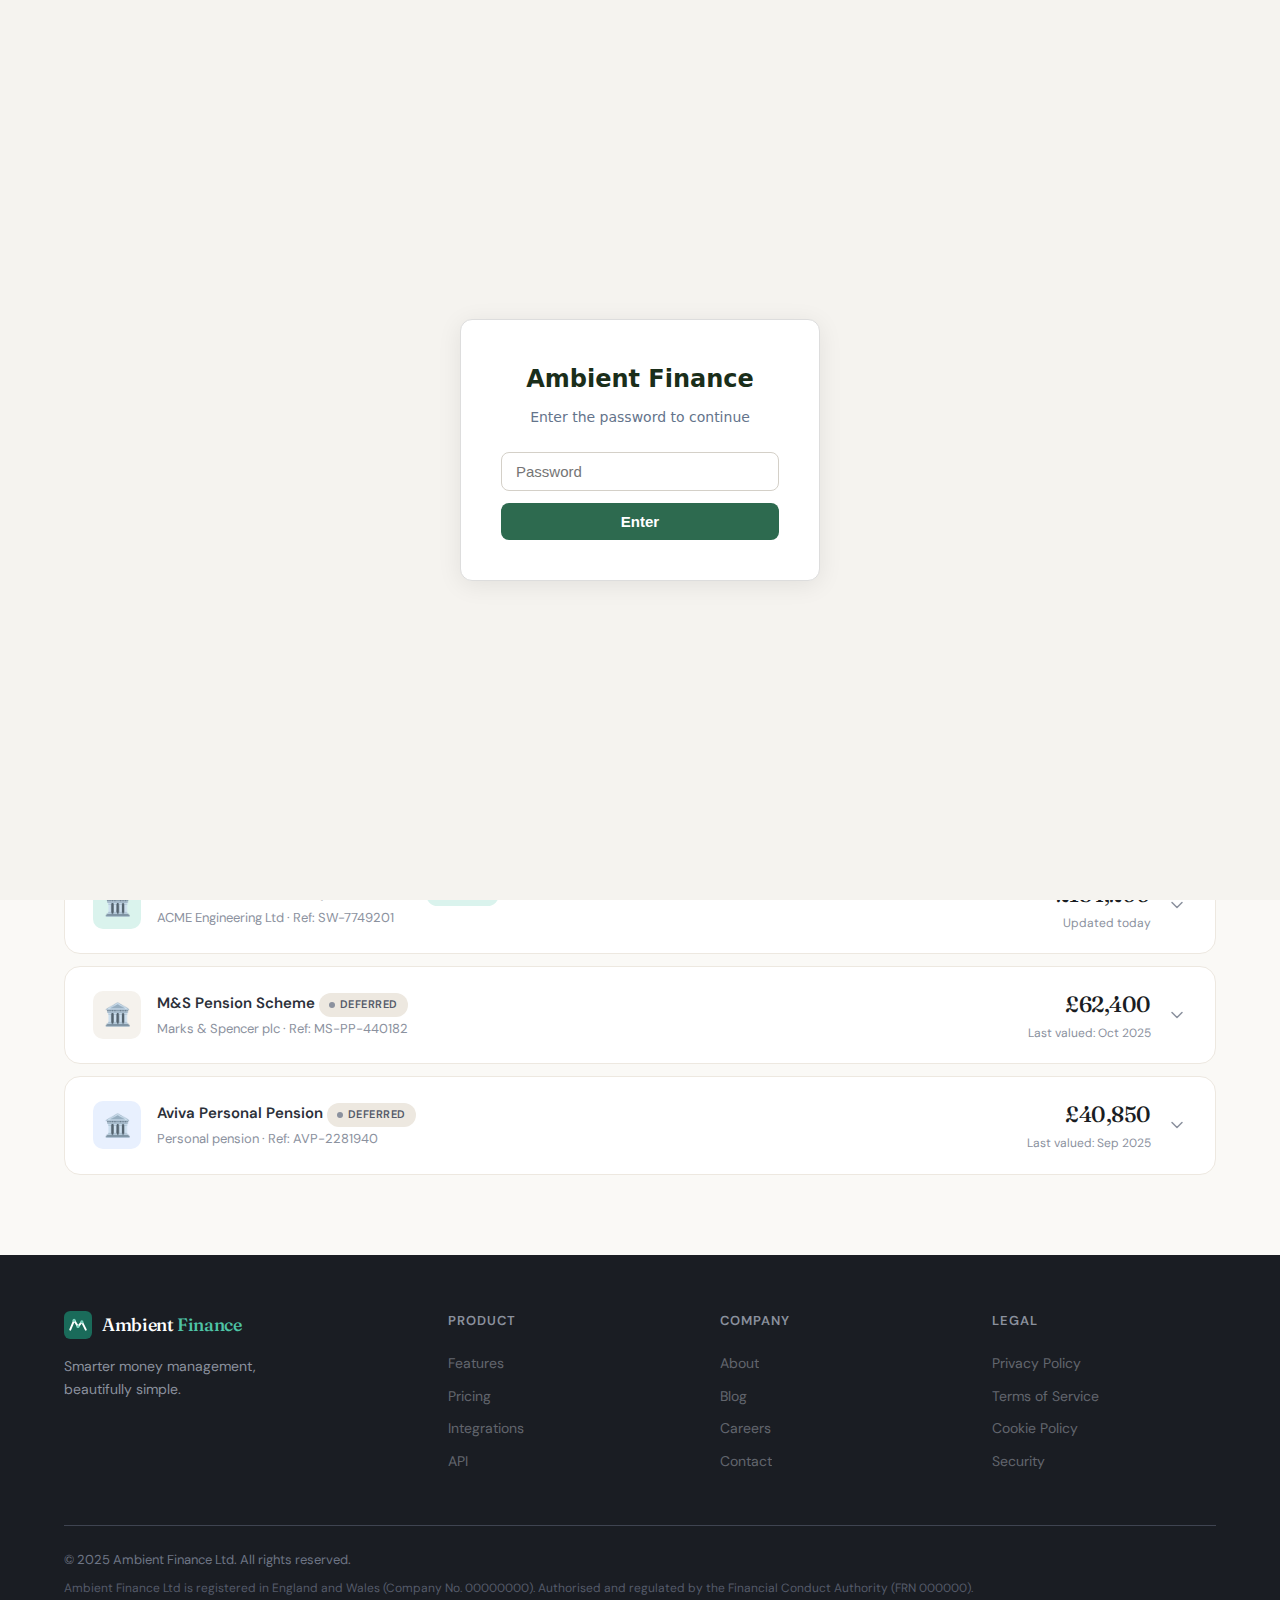
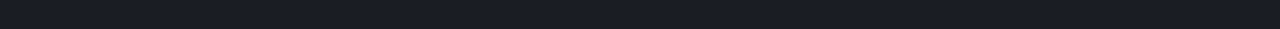
<file: pensions.html>
<!DOCTYPE html>
<html lang="en">
<head>
  <script src="auth-gate.js"></script>
  <meta charset="UTF-8">
  <meta name="viewport" content="width=device-width, initial-scale=1.0">
  <title>Pensions — Ambient Finance</title>
  <link rel="stylesheet" href="styles.css">
  <style>
    .af-page-header { padding: 48px 0 32px; border-bottom: 1px solid var(--af-sand-200); background: var(--af-white); }
    .af-page-header h1 { font-family: var(--af-font-display); font-size: 32px; font-weight: 500; color: var(--af-slate-900); letter-spacing: -0.02em; }
    .af-page-header p { font-size: 16px; color: var(--af-slate-500); margin-top: 6px; }
    .af-page-body { padding: 40px 0 80px; }
    .af-inner { max-width: var(--af-container); margin: 0 auto; padding: 0 24px; }

    /* ---- Tabs ---- */
    .af-tabs { display: flex; gap: 4px; margin-bottom: 32px; border-bottom: 2px solid var(--af-sand-200); }
    .af-tab {
      padding: 12px 24px; font-size: 14px; font-weight: 600; color: var(--af-slate-500);
      cursor: pointer; border: none; background: none; font-family: var(--af-font-body);
      transition: color var(--af-transition); margin-bottom: -2px; border-bottom: 2px solid transparent;
    }
    .af-tab:hover { color: var(--af-slate-800); }
    .af-tab.active { color: var(--af-green-700); border-bottom-color: var(--af-green-700); }
    .af-tab-panel { display: none; }
    .af-tab-panel.active { display: block; }

    /* ---- Summary Cards ---- */
    .af-pen-summary { display: grid; grid-template-columns: repeat(4, 1fr); gap: 16px; margin-bottom: 32px; }
    .af-pen-stat {
      background: var(--af-white); border: 1px solid var(--af-sand-200);
      border-radius: var(--af-radius-lg); padding: 24px;
    }
    .af-pen-stat .label {
      font-size: 12px; font-weight: 600; text-transform: uppercase;
      letter-spacing: 0.06em; color: var(--af-slate-400); margin-bottom: 8px;
    }
    .af-pen-stat .value {
      font-family: var(--af-font-display); font-size: 26px; font-weight: 500;
      color: var(--af-slate-900); letter-spacing: -0.02em;
    }
    .af-pen-stat .sub { font-size: 13px; margin-top: 4px; color: var(--af-slate-400); }
    .af-pen-stat .sub.up { color: var(--af-green-600); }

    /* ---- Accordion (reusing accounts pattern) ---- */
    .af-accordion { display: flex; flex-direction: column; gap: 12px; }
    .af-acc-item {
      background: var(--af-white); border: 1px solid var(--af-sand-200);
      border-radius: var(--af-radius-lg); overflow: hidden; transition: all var(--af-transition);
    }
    .af-acc-header {
      display: flex; align-items: center; justify-content: space-between;
      padding: 20px 28px; cursor: pointer; transition: background var(--af-transition); user-select: none;
    }
    .af-acc-header:hover { background: var(--af-green-50); }
    .af-acc-item.open .af-acc-header { background: var(--af-green-50); border-bottom: 1px solid var(--af-sand-200); }
    .af-acc-left { display: flex; align-items: center; gap: 16px; }
    .af-acc-icon {
      width: 48px; height: 48px; border-radius: var(--af-radius-md);
      display: flex; align-items: center; justify-content: center; font-size: 22px; flex-shrink: 0;
    }
    .af-acc-icon.pension-active { background: var(--af-green-100); }
    .af-acc-icon.pension-deferred { background: var(--af-sand-100); }
    .af-acc-icon.pension-personal { background: #e8f0fe; }
    .af-acc-name { font-weight: 600; color: var(--af-slate-800); font-size: 15px; }
    .af-acc-detail { font-size: 13px; color: var(--af-slate-400); margin-top: 2px; }
    .af-acc-right { display: flex; align-items: center; gap: 16px; }
    .af-acc-balance {
      font-family: var(--af-font-display); font-size: 22px; font-weight: 500;
      color: var(--af-slate-900); letter-spacing: -0.02em; text-align: right;
    }
    .af-acc-meta { font-size: 12px; color: var(--af-slate-400); margin-top: 2px; text-align: right; }
    .af-acc-chevron {
      width: 20px; height: 20px; color: var(--af-slate-400);
      transition: transform 0.3s ease; flex-shrink: 0;
    }
    .af-acc-item.open .af-acc-chevron { transform: rotate(180deg); }
    .af-acc-body { max-height: 0; overflow: hidden; transition: max-height 0.5s ease; }
    .af-acc-item.open .af-acc-body { max-height: 3000px; }
    .af-acc-body-inner { padding: 0 28px 28px; }

    /* Pension detail grid inside accordion */
    .af-pen-details { display: grid; grid-template-columns: 1fr 1fr; gap: 16px; margin-top: 16px; margin-bottom: 20px; }
    .af-pen-detail-card {
      background: var(--af-sand-50); border-radius: var(--af-radius-md); padding: 16px 20px;
    }
    .af-pen-detail-card .dlabel {
      font-size: 11px; font-weight: 600; text-transform: uppercase;
      letter-spacing: 0.06em; color: var(--af-slate-400); margin-bottom: 4px;
    }
    .af-pen-detail-card .dvalue { font-size: 15px; font-weight: 600; color: var(--af-slate-800); }
    .af-pen-detail-card .dsub { font-size: 12px; color: var(--af-slate-400); margin-top: 2px; }

    /* Fund allocation bar */
    .af-fund-alloc { margin-top: 16px; margin-bottom: 20px; }
    .af-fund-alloc-title {
      font-size: 13px; font-weight: 600; text-transform: uppercase;
      letter-spacing: 0.06em; color: var(--af-slate-400); margin-bottom: 10px;
    }
    .af-fund-bar { display: flex; height: 10px; border-radius: 5px; overflow: hidden; gap: 2px; }
    .af-fund-bar-seg { border-radius: 3px; }
    .af-fund-legend { display: flex; flex-wrap: wrap; gap: 16px; margin-top: 10px; }
    .af-fund-legend-item { display: flex; align-items: center; gap: 6px; font-size: 12px; color: var(--af-slate-600); }
    .af-fund-legend-dot { width: 8px; height: 8px; border-radius: 50%; }

    /* Risk indicator */
    .af-risk { display: flex; align-items: center; gap: 8px; margin-top: 12px; }
    .af-risk-label { font-size: 12px; font-weight: 600; color: var(--af-slate-400); text-transform: uppercase; letter-spacing: 0.06em; }
    .af-risk-bar { display: flex; gap: 3px; }
    .af-risk-seg { width: 18px; height: 6px; border-radius: 3px; background: var(--af-sand-200); }
    .af-risk-seg.filled { background: var(--af-green-500); }
    .af-risk-seg.filled.amber { background: var(--af-amber); }
    .af-risk-seg.filled.red { background: var(--af-red); }
    .af-risk-text { font-size: 12px; color: var(--af-slate-500); }

    /* Transaction items */
    .af-txn-header {
      display: flex; align-items: center; justify-content: space-between;
      padding: 16px 0 12px; border-bottom: 1px solid var(--af-sand-100);
    }
    .af-txn-header h4 {
      font-size: 13px; font-weight: 600; text-transform: uppercase;
      letter-spacing: 0.06em; color: var(--af-slate-400);
    }
    .af-txn-date-group {
      font-size: 12px; font-weight: 600; color: var(--af-slate-400);
      padding: 14px 0 6px; text-transform: uppercase; letter-spacing: 0.04em;
    }
    .af-txn {
      display: flex; align-items: center; justify-content: space-between;
      padding: 12px 0; border-bottom: 1px solid var(--af-sand-50);
    }
    .af-txn:last-child { border-bottom: none; }
    .af-txn-left { display: flex; align-items: center; gap: 12px; }
    .af-txn-cat-icon {
      width: 36px; height: 36px; border-radius: 50%;
      display: flex; align-items: center; justify-content: center; font-size: 16px; flex-shrink: 0;
    }
    .af-txn-cat-icon.contribution { background: var(--af-green-100); }
    .af-txn-cat-icon.employer { background: #e8f0fe; }
    .af-txn-cat-icon.growth { background: #fff8e1; }
    .af-txn-cat-icon.fee { background: #fce4ec; }
    .af-txn-cat-icon.transfer-in { background: #e0f7fa; }
    .af-txn-name { font-size: 14px; font-weight: 500; color: var(--af-slate-800); }
    .af-txn-category { font-size: 11px; color: var(--af-slate-400); margin-top: 2px; }
    .af-txn-cat-tag {
      padding: 1px 8px; border-radius: 50px; background: var(--af-sand-100);
      font-size: 11px; color: var(--af-slate-500);
    }
    .af-txn-right { text-align: right; }
    .af-txn-amount { font-size: 14px; font-weight: 600; font-variant-numeric: tabular-nums; }
    .af-txn-amount.credit { color: var(--af-green-700); }
    .af-txn-amount.debit { color: var(--af-red); }
    .af-txn-amount.neutral { color: var(--af-slate-600); }
    .af-txn-balance { font-size: 11px; color: var(--af-slate-400); margin-top: 2px; }

    /* Status badge */
    .af-pen-status {
      display: inline-flex; align-items: center; gap: 5px; padding: 3px 10px;
      border-radius: 50px; font-size: 11px; font-weight: 600; text-transform: uppercase; letter-spacing: 0.04em;
    }
    .af-pen-status.active { background: var(--af-green-100); color: var(--af-green-800); }
    .af-pen-status.deferred { background: var(--af-sand-200); color: var(--af-slate-600); }
    .af-pen-status-dot { width: 6px; height: 6px; border-radius: 50%; }
    .af-pen-status.active .af-pen-status-dot { background: var(--af-green-600); }
    .af-pen-status.deferred .af-pen-status-dot { background: var(--af-slate-400); }

    /* ===== Projection Tool ===== */
    .af-proj {
      background: var(--af-white); border: 1px solid var(--af-sand-200);
      border-radius: var(--af-radius-xl); overflow: hidden; margin-bottom: 28px;
    }
    .af-proj-header {
      padding: 28px 32px 0; display: flex; justify-content: space-between; align-items: flex-start;
    }
    .af-proj-header h3 {
      font-family: var(--af-font-display); font-size: 22px; font-weight: 500;
      color: var(--af-slate-900); letter-spacing: -0.01em;
    }
    .af-proj-header p { font-size: 14px; color: var(--af-slate-500); margin-top: 4px; }

    .af-proj-body { padding: 28px 32px 32px; }

    /* Retirement age slider */
    .af-slider-group { margin-bottom: 28px; }
    .af-slider-label {
      display: flex; justify-content: space-between; align-items: baseline; margin-bottom: 12px;
    }
    .af-slider-label-text { font-size: 14px; font-weight: 600; color: var(--af-slate-700); }
    .af-slider-value {
      font-family: var(--af-font-display); font-size: 28px; font-weight: 500;
      color: var(--af-green-700); letter-spacing: -0.02em;
    }
    .af-slider-track { position: relative; width: 100%; height: 44px; display: flex; align-items: center; }
    .af-slider-input {
      -webkit-appearance: none; appearance: none; width: 100%; height: 8px;
      background: var(--af-sand-200); border-radius: 4px; outline: none;
      cursor: pointer;
    }
    .af-slider-input::-webkit-slider-thumb {
      -webkit-appearance: none; appearance: none; width: 28px; height: 28px;
      background: var(--af-green-600); border-radius: 50%; cursor: pointer;
      box-shadow: 0 2px 8px rgba(26,107,90,0.3);
      transition: transform 0.15s ease;
    }
    .af-slider-input::-webkit-slider-thumb:hover { transform: scale(1.15); }
    .af-slider-input::-moz-range-thumb {
      width: 28px; height: 28px; background: var(--af-green-600);
      border-radius: 50%; cursor: pointer; border: none;
      box-shadow: 0 2px 8px rgba(26,107,90,0.3);
    }
    .af-slider-marks {
      display: flex; justify-content: space-between; margin-top: 6px;
      font-size: 11px; color: var(--af-slate-400);
    }

    /* Strategy buttons */
    .af-strategy-group { margin-bottom: 28px; }
    .af-strategy-label { font-size: 14px; font-weight: 600; color: var(--af-slate-700); margin-bottom: 12px; }
    .af-strategy-btns { display: flex; gap: 8px; flex-wrap: wrap; }
    .af-strategy-btn {
      padding: 10px 20px; font-size: 13px; font-weight: 600; font-family: var(--af-font-body);
      border: 1.5px solid var(--af-sand-300); border-radius: var(--af-radius-sm);
      background: var(--af-white); color: var(--af-slate-600); cursor: pointer;
      transition: all var(--af-transition);
    }
    .af-strategy-btn:hover { border-color: var(--af-green-300); color: var(--af-green-700); }
    .af-strategy-btn.active {
      background: var(--af-green-50); border-color: var(--af-green-500);
      color: var(--af-green-700);
    }

    /* Lump sum toggle */
    .af-toggle-row {
      display: flex; align-items: center; justify-content: space-between;
      padding: 14px 0; border-bottom: 1px solid var(--af-sand-100); margin-bottom: 24px;
    }
    .af-toggle-text { font-size: 14px; font-weight: 500; color: var(--af-slate-700); }
    .af-toggle-sub { font-size: 12px; color: var(--af-slate-400); margin-top: 2px; }
    .af-toggle {
      position: relative; width: 48px; height: 26px; cursor: pointer;
    }
    .af-toggle input { opacity: 0; width: 0; height: 0; }
    .af-toggle-track {
      position: absolute; top: 0; left: 0; right: 0; bottom: 0;
      background: var(--af-sand-300); border-radius: 13px; transition: 0.2s;
    }
    .af-toggle-track::after {
      content: ''; position: absolute; left: 3px; top: 3px;
      width: 20px; height: 20px; border-radius: 50%;
      background: var(--af-white); box-shadow: var(--af-shadow-sm); transition: 0.2s;
    }
    .af-toggle input:checked + .af-toggle-track { background: var(--af-green-600); }
    .af-toggle input:checked + .af-toggle-track::after { transform: translateX(22px); }

    /* Projection results */
    .af-proj-results {
      display: grid; grid-template-columns: repeat(3, 1fr); gap: 16px;
      padding: 24px; background: var(--af-sand-50); border-radius: var(--af-radius-lg);
      margin-bottom: 20px;
    }
    .af-proj-result { text-align: center; }
    .af-proj-result .rlabel {
      font-size: 11px; font-weight: 600; text-transform: uppercase;
      letter-spacing: 0.06em; color: var(--af-slate-400); margin-bottom: 6px;
    }
    .af-proj-result .rvalue {
      font-family: var(--af-font-display); font-size: 30px; font-weight: 500;
      color: var(--af-slate-900); letter-spacing: -0.02em;
    }
    .af-proj-result .rvalue.green { color: var(--af-green-700); }
    .af-proj-result .rsub { font-size: 12px; color: var(--af-slate-400); margin-top: 4px; }

    .af-proj-breakdown {
      display: grid; grid-template-columns: 1fr 1fr; gap: 0;
      border: 1px solid var(--af-sand-200); border-radius: var(--af-radius-md); overflow: hidden;
    }
    .af-proj-bk-item {
      padding: 16px 20px; border-bottom: 1px solid var(--af-sand-100);
      display: flex; justify-content: space-between; align-items: center;
    }
    .af-proj-bk-item:nth-child(odd) { border-right: 1px solid var(--af-sand-100); }
    .af-proj-bk-item .bklabel { font-size: 13px; color: var(--af-slate-600); }
    .af-proj-bk-item .bkvalue { font-size: 14px; font-weight: 600; color: var(--af-slate-800); font-variant-numeric: tabular-nums; }

    .af-proj-disclaimer {
      font-size: 12px; color: var(--af-slate-400); line-height: 1.6;
      margin-top: 20px; padding: 16px; background: var(--af-sand-50);
      border-radius: var(--af-radius-sm); border-left: 3px solid var(--af-sand-300);
    }

    /* ===== State Pension ===== */
    .af-state-pension {
      background: var(--af-white); border: 1px solid var(--af-sand-200);
      border-radius: var(--af-radius-xl); padding: 32px; margin-bottom: 28px;
    }
    .af-sp-header {
      display: flex; justify-content: space-between; align-items: flex-start; margin-bottom: 24px;
    }
    .af-sp-header h3 {
      font-family: var(--af-font-display); font-size: 20px; font-weight: 500; color: var(--af-slate-900);
    }
    .af-sp-header p { font-size: 14px; color: var(--af-slate-500); margin-top: 4px; }
    .af-sp-badge {
      padding: 6px 14px; border-radius: 50px; font-size: 12px; font-weight: 600;
      background: var(--af-green-100); color: var(--af-green-800);
    }
    .af-sp-grid { display: grid; grid-template-columns: repeat(3, 1fr); gap: 16px; margin-bottom: 20px; }
    .af-sp-card { background: var(--af-sand-50); border-radius: var(--af-radius-md); padding: 20px; }
    .af-sp-card .splabel {
      font-size: 11px; font-weight: 600; text-transform: uppercase;
      letter-spacing: 0.06em; color: var(--af-slate-400); margin-bottom: 6px;
    }
    .af-sp-card .spvalue {
      font-family: var(--af-font-display); font-size: 24px; font-weight: 500;
      color: var(--af-slate-900); letter-spacing: -0.02em;
    }
    .af-sp-card .spsub { font-size: 12px; color: var(--af-slate-400); margin-top: 4px; }

    /* NI years progress */
    .af-ni-progress { margin-top: 8px; }
    .af-ni-bar-track {
      height: 8px; background: var(--af-sand-200); border-radius: 4px; overflow: hidden; margin-bottom: 6px;
    }
    .af-ni-bar-fill {
      height: 100%; border-radius: 4px; background: var(--af-green-500);
    }
    .af-ni-labels { display: flex; justify-content: space-between; font-size: 11px; color: var(--af-slate-400); }

    /* ===== Milestones Timeline ===== */
    .af-milestones {
      background: var(--af-white); border: 1px solid var(--af-sand-200);
      border-radius: var(--af-radius-xl); padding: 32px;
    }
    .af-milestones h3 {
      font-family: var(--af-font-display); font-size: 20px; font-weight: 500;
      color: var(--af-slate-900); margin-bottom: 24px;
    }
    .af-milestone-list { position: relative; padding-left: 28px; }
    .af-milestone-list::before {
      content: ''; position: absolute; left: 8px; top: 6px; bottom: 6px;
      width: 2px; background: var(--af-sand-200);
    }
    .af-milestone {
      position: relative; padding: 0 0 28px 20px;
    }
    .af-milestone:last-child { padding-bottom: 0; }
    .af-milestone-dot {
      position: absolute; left: -24px; top: 4px;
      width: 14px; height: 14px; border-radius: 50%;
      border: 2.5px solid var(--af-sand-300); background: var(--af-white);
    }
    .af-milestone-dot.completed {
      background: var(--af-green-500); border-color: var(--af-green-500);
    }
    .af-milestone-dot.current {
      background: var(--af-white); border-color: var(--af-green-500);
      box-shadow: 0 0 0 4px var(--af-green-100);
    }
    .af-milestone-age { font-size: 12px; font-weight: 700; color: var(--af-green-700); margin-bottom: 2px; }
    .af-milestone-title { font-size: 15px; font-weight: 600; color: var(--af-slate-800); }
    .af-milestone-desc { font-size: 13px; color: var(--af-slate-500); margin-top: 2px; line-height: 1.5; }
    .af-milestone-tag {
      display: inline-flex; margin-top: 6px; padding: 2px 8px; border-radius: 50px;
      font-size: 11px; font-weight: 600;
    }
    .af-milestone-tag.past { background: var(--af-green-100); color: var(--af-green-800); }
    .af-milestone-tag.now { background: #fff3e0; color: #e65100; }
    .af-milestone-tag.future { background: var(--af-slate-100); color: var(--af-slate-500); }

    /* ===== Annual Allowance ===== */
    .af-allowance {
      background: var(--af-white); border: 1px solid var(--af-sand-200);
      border-radius: var(--af-radius-xl); padding: 32px; margin-bottom: 28px;
    }
    .af-allowance h3 {
      font-family: var(--af-font-display); font-size: 20px; font-weight: 500;
      color: var(--af-slate-900); margin-bottom: 20px;
    }
    .af-allow-grid { display: grid; grid-template-columns: 1fr 1fr 1fr; gap: 16px; }
    .af-allow-card { background: var(--af-sand-50); border-radius: var(--af-radius-md); padding: 20px; }
    .af-allow-card .alabel {
      font-size: 11px; font-weight: 600; text-transform: uppercase;
      letter-spacing: 0.06em; color: var(--af-slate-400); margin-bottom: 6px;
    }
    .af-allow-card .avalue {
      font-family: var(--af-font-display); font-size: 22px; font-weight: 500;
      color: var(--af-slate-900); letter-spacing: -0.02em;
    }
    .af-allow-card .asub { font-size: 12px; color: var(--af-slate-400); margin-top: 4px; }
    .af-allow-bar-track {
      height: 12px; background: var(--af-sand-200); border-radius: 6px;
      overflow: hidden; margin-top: 20px; margin-bottom: 8px;
    }
    .af-allow-bar-fill { height: 100%; border-radius: 6px; background: var(--af-green-500); }
    .af-allow-labels { display: flex; justify-content: space-between; font-size: 12px; color: var(--af-slate-400); }

    /* ---- Responsive ---- */
    @media (max-width: 900px) {
      .af-pen-summary { grid-template-columns: 1fr 1fr; }
      .af-proj-results { grid-template-columns: 1fr; }
      .af-proj-breakdown { grid-template-columns: 1fr; }
      .af-proj-bk-item:nth-child(odd) { border-right: none; }
      .af-sp-grid { grid-template-columns: 1fr; }
      .af-allow-grid { grid-template-columns: 1fr; }
      .af-pen-details { grid-template-columns: 1fr; }
    }
    @media (max-width: 600px) {
      .af-pen-summary { grid-template-columns: 1fr; }
      .af-acc-header { flex-direction: column; align-items: flex-start; gap: 8px; }
      .af-acc-right { width: 100%; justify-content: space-between; }
      .af-tabs {
        overflow-x: auto;
        -webkit-overflow-scrolling: touch;
        scrollbar-width: none;
        -ms-overflow-style: none;
        gap: 0;
        margin-left: -24px;
        margin-right: -24px;
        padding-left: 24px;
        padding-right: 24px;
      }
      .af-tabs::-webkit-scrollbar { display: none; }
      .af-tab { white-space: nowrap; padding: 12px 16px; font-size: 13px; flex-shrink: 0; }
      .af-strategy-btns { flex-direction: column; }
      .af-proj-body { padding: 20px 20px 24px; }
      .af-proj-header { padding: 20px 20px 0; }
      .af-state-pension { padding: 24px; }
      .af-milestones { padding: 24px; }
      .af-allowance { padding: 24px; }
      .af-slider-value { font-size: 22px; }
    }
  </style>
</head>
<body data-page="pensions">
  <div id="header-placeholder"></div>
  <main>
    <div class="af-page-header">
      <div class="af-inner">
        <h1>Pensions</h1>
        <p>All your pension pots in one place — track, project, and plan your retirement.</p>
      </div>
    </div>
    <div class="af-page-body">
      <div class="af-inner">

        <!-- Summary Cards -->
        <div class="af-pen-summary">
          <div class="af-pen-stat">
            <div class="label">Combined Pension Pot</div>
            <div class="value">£287,450</div>
            <div class="sub up">↑ +£14,820 (5.4%) this year</div>
          </div>
          <div class="af-pen-stat">
            <div class="label">Projected Annual Income</div>
            <div class="value">£14,370</div>
            <div class="sub">At age 67 (drawdown 4%)</div>
          </div>
          <div class="af-pen-stat">
            <div class="label">Tax-Free Lump Sum</div>
            <div class="value">£71,863</div>
            <div class="sub">25% of combined pot</div>
          </div>
          <div class="af-pen-stat">
            <div class="label">State Pension (est.)</div>
            <div class="value">£11,502</div>
            <div class="sub">Full new state pension</div>
          </div>
        </div>

        <!-- Tabs -->
        <div class="af-tabs">
          <button class="af-tab active" data-tab="pots" onclick="switchTab('pots')">My Pension Pots</button>
          <button class="af-tab" data-tab="projection" onclick="switchTab('projection')">Retirement Projection</button>
          <button class="af-tab" data-tab="state" onclick="switchTab('state')">State Pension</button>
          <button class="af-tab" data-tab="milestones" onclick="switchTab('milestones')">Milestones</button>
        </div>

        <!-- ===== TAB: My Pension Pots ===== -->
        <div class="af-tab-panel active" id="panel-pots">

          <!-- Annual Allowance -->
          <div class="af-allowance">
            <h3>Annual Allowance — 2025/26 Tax Year</h3>
            <div class="af-allow-grid">
              <div class="af-allow-card">
                <div class="alabel">Annual Allowance</div>
                <div class="avalue">£60,000</div>
                <div class="asub">Standard allowance</div>
              </div>
              <div class="af-allow-card">
                <div class="alabel">Contributions This Year</div>
                <div class="avalue">£9,840</div>
                <div class="asub">Employee + employer</div>
              </div>
              <div class="af-allow-card">
                <div class="alabel">Remaining Allowance</div>
                <div class="avalue" style="color: var(--af-green-700);">£50,160</div>
                <div class="asub">Plus £18,200 carry forward</div>
              </div>
            </div>
            <div class="af-allow-bar-track">
              <div class="af-allow-bar-fill" style="width: 16.4%;"></div>
            </div>
            <div class="af-allow-labels">
              <span>£9,840 used</span>
              <span>£60,000 limit</span>
            </div>
          </div>

          <div class="af-accordion">

            <!-- Scottish Widows (Active) -->
            <div class="af-acc-item">
              <div class="af-acc-header" onclick="toggleAccordion(this)">
                <div class="af-acc-left">
                  <div class="af-acc-icon pension-active">🏛️</div>
                  <div>
                    <div class="af-acc-name">Scottish Widows Workplace Pension <span class="af-pen-status active"><span class="af-pen-status-dot"></span> Active</span></div>
                    <div class="af-acc-detail">ACME Engineering Ltd · Ref: SW-7749201</div>
                  </div>
                </div>
                <div class="af-acc-right">
                  <div>
                    <div class="af-acc-balance">£184,200</div>
                    <div class="af-acc-meta">Updated today</div>
                  </div>
                  <svg class="af-acc-chevron" viewBox="0 0 20 20" fill="none"><path d="M5 7.5L10 12.5L15 7.5" stroke="currentColor" stroke-width="1.5" stroke-linecap="round" stroke-linejoin="round"/></svg>
                </div>
              </div>
              <div class="af-acc-body">
                <div class="af-acc-body-inner">

                  <!-- Pension Details Grid -->
                  <div class="af-pen-details">
                    <div class="af-pen-detail-card">
                      <div class="dlabel">Your Contribution</div>
                      <div class="dvalue">5% (£223/month)</div>
                      <div class="dsub">Via salary sacrifice</div>
                    </div>
                    <div class="af-pen-detail-card">
                      <div class="dlabel">Employer Contribution</div>
                      <div class="dvalue">8% (£357/month)</div>
                      <div class="dsub">Enhanced scheme</div>
                    </div>
                    <div class="af-pen-detail-card">
                      <div class="dlabel">Tax Relief Gained</div>
                      <div class="dvalue">£1,394/yr</div>
                      <div class="dsub">Via salary sacrifice</div>
                    </div>
                    <div class="af-pen-detail-card">
                      <div class="dlabel">Ongoing Charge</div>
                      <div class="dvalue">0.32% p.a.</div>
                      <div class="dsub">£589/yr at current value</div>
                    </div>
                  </div>

                  <!-- Fund allocation -->
                  <div class="af-fund-alloc">
                    <div class="af-fund-alloc-title">Fund Allocation</div>
                    <div class="af-fund-bar">
                      <div class="af-fund-bar-seg" style="flex:45; background: var(--af-green-600);"></div>
                      <div class="af-fund-bar-seg" style="flex:25; background: var(--af-blue);"></div>
                      <div class="af-fund-bar-seg" style="flex:15; background: var(--af-amber);"></div>
                      <div class="af-fund-bar-seg" style="flex:10; background: var(--af-slate-400);"></div>
                      <div class="af-fund-bar-seg" style="flex:5; background: var(--af-green-300);"></div>
                    </div>
                    <div class="af-fund-legend">
                      <div class="af-fund-legend-item"><div class="af-fund-legend-dot" style="background: var(--af-green-600);"></div> Global Equity (45%)</div>
                      <div class="af-fund-legend-item"><div class="af-fund-legend-dot" style="background: var(--af-blue);"></div> UK Equity (25%)</div>
                      <div class="af-fund-legend-item"><div class="af-fund-legend-dot" style="background: var(--af-amber);"></div> Bonds (15%)</div>
                      <div class="af-fund-legend-item"><div class="af-fund-legend-dot" style="background: var(--af-slate-400);"></div> Property (10%)</div>
                      <div class="af-fund-legend-item"><div class="af-fund-legend-dot" style="background: var(--af-green-300);"></div> Cash (5%)</div>
                    </div>
                  </div>

                  <!-- Risk level -->
                  <div class="af-risk">
                    <span class="af-risk-label">Risk Level</span>
                    <div class="af-risk-bar">
                      <div class="af-risk-seg filled"></div>
                      <div class="af-risk-seg filled"></div>
                      <div class="af-risk-seg filled"></div>
                      <div class="af-risk-seg filled amber"></div>
                      <div class="af-risk-seg"></div>
                      <div class="af-risk-seg"></div>
                      <div class="af-risk-seg"></div>
                    </div>
                    <span class="af-risk-text">Medium (4/7) — Balanced Growth</span>
                  </div>

                  <!-- Recent transactions -->
                  <div class="af-txn-header" style="margin-top: 20px;">
                    <h4>Recent Activity</h4>
                    <span style="font-size:12px; color: var(--af-slate-400);">Last 3 months</span>
                  </div>

                  <div class="af-txn-date-group">5 Feb 2026</div>
                  <div class="af-txn">
                    <div class="af-txn-left">
                      <div class="af-txn-cat-icon contribution">💷</div>
                      <div><div class="af-txn-name">Employee Contribution</div><div class="af-txn-category"><span class="af-txn-cat-tag">Your contribution</span></div></div>
                    </div>
                    <div class="af-txn-right"><div class="af-txn-amount credit">+£223.00</div><div class="af-txn-balance">Bal: £184,200</div></div>
                  </div>
                  <div class="af-txn">
                    <div class="af-txn-left">
                      <div class="af-txn-cat-icon employer">🏢</div>
                      <div><div class="af-txn-name">Employer Contribution — ACME Engineering</div><div class="af-txn-category"><span class="af-txn-cat-tag">Employer</span></div></div>
                    </div>
                    <div class="af-txn-right"><div class="af-txn-amount credit">+£357.00</div><div class="af-txn-balance">Bal: £183,977</div></div>
                  </div>
                  <div class="af-txn">
                    <div class="af-txn-left">
                      <div class="af-txn-cat-icon fee">📋</div>
                      <div><div class="af-txn-name">Platform &amp; Fund Charge</div><div class="af-txn-category"><span class="af-txn-cat-tag">Fee</span></div></div>
                    </div>
                    <div class="af-txn-right"><div class="af-txn-amount debit">-£49.12</div><div class="af-txn-balance">Bal: £183,620</div></div>
                  </div>

                  <div class="af-txn-date-group">5 Jan 2026</div>
                  <div class="af-txn">
                    <div class="af-txn-left">
                      <div class="af-txn-cat-icon contribution">💷</div>
                      <div><div class="af-txn-name">Employee Contribution</div><div class="af-txn-category"><span class="af-txn-cat-tag">Your contribution</span></div></div>
                    </div>
                    <div class="af-txn-right"><div class="af-txn-amount credit">+£223.00</div></div>
                  </div>
                  <div class="af-txn">
                    <div class="af-txn-left">
                      <div class="af-txn-cat-icon employer">🏢</div>
                      <div><div class="af-txn-name">Employer Contribution — ACME Engineering</div><div class="af-txn-category"><span class="af-txn-cat-tag">Employer</span></div></div>
                    </div>
                    <div class="af-txn-right"><div class="af-txn-amount credit">+£357.00</div></div>
                  </div>
                  <div class="af-txn">
                    <div class="af-txn-left">
                      <div class="af-txn-cat-icon growth">📈</div>
                      <div><div class="af-txn-name">Fund Growth (Jan)</div><div class="af-txn-category"><span class="af-txn-cat-tag">Investment return</span></div></div>
                    </div>
                    <div class="af-txn-right"><div class="af-txn-amount credit">+£1,840.00</div></div>
                  </div>

                  <div class="af-txn-date-group">5 Dec 2025</div>
                  <div class="af-txn">
                    <div class="af-txn-left">
                      <div class="af-txn-cat-icon contribution">💷</div>
                      <div><div class="af-txn-name">Employee Contribution</div><div class="af-txn-category"><span class="af-txn-cat-tag">Your contribution</span></div></div>
                    </div>
                    <div class="af-txn-right"><div class="af-txn-amount credit">+£223.00</div></div>
                  </div>
                  <div class="af-txn">
                    <div class="af-txn-left">
                      <div class="af-txn-cat-icon employer">🏢</div>
                      <div><div class="af-txn-name">Employer Contribution — ACME Engineering</div><div class="af-txn-category"><span class="af-txn-cat-tag">Employer</span></div></div>
                    </div>
                    <div class="af-txn-right"><div class="af-txn-amount credit">+£357.00</div></div>
                  </div>
                </div>
              </div>
            </div>

            <!-- M&S Pension (Deferred) -->
            <div class="af-acc-item">
              <div class="af-acc-header" onclick="toggleAccordion(this)">
                <div class="af-acc-left">
                  <div class="af-acc-icon pension-deferred">🏛️</div>
                  <div>
                    <div class="af-acc-name">M&amp;S Pension Scheme <span class="af-pen-status deferred"><span class="af-pen-status-dot"></span> Deferred</span></div>
                    <div class="af-acc-detail">Marks &amp; Spencer plc · Ref: MS-PP-440182</div>
                  </div>
                </div>
                <div class="af-acc-right">
                  <div>
                    <div class="af-acc-balance">£62,400</div>
                    <div class="af-acc-meta">Last valued: Oct 2025</div>
                  </div>
                  <svg class="af-acc-chevron" viewBox="0 0 20 20" fill="none"><path d="M5 7.5L10 12.5L15 7.5" stroke="currentColor" stroke-width="1.5" stroke-linecap="round" stroke-linejoin="round"/></svg>
                </div>
              </div>
              <div class="af-acc-body">
                <div class="af-acc-body-inner">
                  <div class="af-pen-details">
                    <div class="af-pen-detail-card">
                      <div class="dlabel">Scheme Type</div>
                      <div class="dvalue">Defined Contribution</div>
                      <div class="dsub">Money purchase</div>
                    </div>
                    <div class="af-pen-detail-card">
                      <div class="dlabel">Years of Service</div>
                      <div class="dvalue">12 years</div>
                      <div class="dsub">1998 – 2010</div>
                    </div>
                    <div class="af-pen-detail-card">
                      <div class="dlabel">Ongoing Charge</div>
                      <div class="dvalue">0.45% p.a.</div>
                      <div class="dsub">£281/yr at current value</div>
                    </div>
                    <div class="af-pen-detail-card">
                      <div class="dlabel">Default Fund</div>
                      <div class="dvalue">M&amp;S Balanced Fund</div>
                      <div class="dsub">Mixed assets — medium risk</div>
                    </div>
                  </div>

                  <div class="af-fund-alloc">
                    <div class="af-fund-alloc-title">Fund Allocation</div>
                    <div class="af-fund-bar">
                      <div class="af-fund-bar-seg" style="flex:35; background: var(--af-green-600);"></div>
                      <div class="af-fund-bar-seg" style="flex:25; background: var(--af-blue);"></div>
                      <div class="af-fund-bar-seg" style="flex:25; background: var(--af-amber);"></div>
                      <div class="af-fund-bar-seg" style="flex:10; background: var(--af-slate-400);"></div>
                      <div class="af-fund-bar-seg" style="flex:5; background: var(--af-green-300);"></div>
                    </div>
                    <div class="af-fund-legend">
                      <div class="af-fund-legend-item"><div class="af-fund-legend-dot" style="background: var(--af-green-600);"></div> Global Equity (35%)</div>
                      <div class="af-fund-legend-item"><div class="af-fund-legend-dot" style="background: var(--af-blue);"></div> UK Equity (25%)</div>
                      <div class="af-fund-legend-item"><div class="af-fund-legend-dot" style="background: var(--af-amber);"></div> Bonds (25%)</div>
                      <div class="af-fund-legend-item"><div class="af-fund-legend-dot" style="background: var(--af-slate-400);"></div> Property (10%)</div>
                      <div class="af-fund-legend-item"><div class="af-fund-legend-dot" style="background: var(--af-green-300);"></div> Cash (5%)</div>
                    </div>
                  </div>

                  <div class="af-risk">
                    <span class="af-risk-label">Risk Level</span>
                    <div class="af-risk-bar">
                      <div class="af-risk-seg filled"></div>
                      <div class="af-risk-seg filled"></div>
                      <div class="af-risk-seg filled"></div>
                      <div class="af-risk-seg"></div>
                      <div class="af-risk-seg"></div>
                      <div class="af-risk-seg"></div>
                      <div class="af-risk-seg"></div>
                    </div>
                    <span class="af-risk-text">Low-Medium (3/7) — Balanced</span>
                  </div>

                  <div class="af-txn-header" style="margin-top: 20px;">
                    <h4>Historic Activity</h4>
                    <span style="font-size:12px; color: var(--af-slate-400);">No active contributions</span>
                  </div>
                  <div class="af-txn-date-group">Oct 2025 — Annual Statement</div>
                  <div class="af-txn">
                    <div class="af-txn-left">
                      <div class="af-txn-cat-icon growth">📈</div>
                      <div><div class="af-txn-name">Fund Growth (2024/25)</div><div class="af-txn-category"><span class="af-txn-cat-tag">Annual return</span> · +6.2%</div></div>
                    </div>
                    <div class="af-txn-right"><div class="af-txn-amount credit">+£3,640</div></div>
                  </div>
                  <div class="af-txn-date-group">Mar 2010 — Final Contribution</div>
                  <div class="af-txn">
                    <div class="af-txn-left">
                      <div class="af-txn-cat-icon contribution">💷</div>
                      <div><div class="af-txn-name">Final Employee &amp; Employer Contribution</div><div class="af-txn-category"><span class="af-txn-cat-tag">Last contribution</span> · Employment ended</div></div>
                    </div>
                    <div class="af-txn-right"><div class="af-txn-amount neutral">£420.00</div></div>
                  </div>
                </div>
              </div>
            </div>

            <!-- Aviva (Deferred) -->
            <div class="af-acc-item">
              <div class="af-acc-header" onclick="toggleAccordion(this)">
                <div class="af-acc-left">
                  <div class="af-acc-icon pension-personal">🏛️</div>
                  <div>
                    <div class="af-acc-name">Aviva Personal Pension <span class="af-pen-status deferred"><span class="af-pen-status-dot"></span> Deferred</span></div>
                    <div class="af-acc-detail">Personal pension · Ref: AVP-2281940</div>
                  </div>
                </div>
                <div class="af-acc-right">
                  <div>
                    <div class="af-acc-balance">£40,850</div>
                    <div class="af-acc-meta">Last valued: Sep 2025</div>
                  </div>
                  <svg class="af-acc-chevron" viewBox="0 0 20 20" fill="none"><path d="M5 7.5L10 12.5L15 7.5" stroke="currentColor" stroke-width="1.5" stroke-linecap="round" stroke-linejoin="round"/></svg>
                </div>
              </div>
              <div class="af-acc-body">
                <div class="af-acc-body-inner">
                  <div class="af-pen-details">
                    <div class="af-pen-detail-card">
                      <div class="dlabel">Scheme Type</div>
                      <div class="dvalue">Personal Pension</div>
                      <div class="dsub">Stakeholder plan</div>
                    </div>
                    <div class="af-pen-detail-card">
                      <div class="dlabel">Contribution Period</div>
                      <div class="dvalue">8 years</div>
                      <div class="dsub">1990 – 1998</div>
                    </div>
                    <div class="af-pen-detail-card">
                      <div class="dlabel">Ongoing Charge</div>
                      <div class="dvalue">0.75% p.a.</div>
                      <div class="dsub">£306/yr — consider consolidating</div>
                    </div>
                    <div class="af-pen-detail-card">
                      <div class="dlabel">Default Fund</div>
                      <div class="dvalue">Aviva Mixed Investment 40-85</div>
                      <div class="dsub">Multi-asset</div>
                    </div>
                  </div>

                  <div class="af-fund-alloc">
                    <div class="af-fund-alloc-title">Fund Allocation</div>
                    <div class="af-fund-bar">
                      <div class="af-fund-bar-seg" style="flex:40; background: var(--af-green-600);"></div>
                      <div class="af-fund-bar-seg" style="flex:20; background: var(--af-blue);"></div>
                      <div class="af-fund-bar-seg" style="flex:30; background: var(--af-amber);"></div>
                      <div class="af-fund-bar-seg" style="flex:10; background: var(--af-green-300);"></div>
                    </div>
                    <div class="af-fund-legend">
                      <div class="af-fund-legend-item"><div class="af-fund-legend-dot" style="background: var(--af-green-600);"></div> Global Equity (40%)</div>
                      <div class="af-fund-legend-item"><div class="af-fund-legend-dot" style="background: var(--af-blue);"></div> UK Equity (20%)</div>
                      <div class="af-fund-legend-item"><div class="af-fund-legend-dot" style="background: var(--af-amber);"></div> Bonds (30%)</div>
                      <div class="af-fund-legend-item"><div class="af-fund-legend-dot" style="background: var(--af-green-300);"></div> Cash (10%)</div>
                    </div>
                  </div>

                  <div class="af-risk">
                    <span class="af-risk-label">Risk Level</span>
                    <div class="af-risk-bar">
                      <div class="af-risk-seg filled"></div>
                      <div class="af-risk-seg filled"></div>
                      <div class="af-risk-seg filled"></div>
                      <div class="af-risk-seg"></div>
                      <div class="af-risk-seg"></div>
                      <div class="af-risk-seg"></div>
                      <div class="af-risk-seg"></div>
                    </div>
                    <span class="af-risk-text">Low-Medium (3/7) — Cautious Growth</span>
                  </div>

                  <div style="margin-top: 16px; padding: 14px 18px; background: #fff3e0; border-radius: var(--af-radius-sm); border-left: 3px solid var(--af-amber); font-size: 13px; color: #92640d;">
                    <strong>💡 Tip:</strong> This pension has a higher ongoing charge (0.75%) than your other pots. Consolidating into your Scottish Widows scheme could save approximately £170/year in fees. <a href="#" onclick="return false;" style="color: var(--af-green-700); text-decoration: underline;">Learn more about pension transfers →</a>
                  </div>

                  <div class="af-txn-header" style="margin-top: 20px;">
                    <h4>Historic Activity</h4>
                    <span style="font-size:12px; color: var(--af-slate-400);">No active contributions</span>
                  </div>
                  <div class="af-txn-date-group">Sep 2025 — Annual Statement</div>
                  <div class="af-txn">
                    <div class="af-txn-left">
                      <div class="af-txn-cat-icon growth">📈</div>
                      <div><div class="af-txn-name">Fund Growth (2024/25)</div><div class="af-txn-category"><span class="af-txn-cat-tag">Annual return</span> · +4.8%</div></div>
                    </div>
                    <div class="af-txn-right"><div class="af-txn-amount credit">+£1,870</div></div>
                  </div>
                  <div class="af-txn-date-group">Jun 1998 — Final Contribution</div>
                  <div class="af-txn">
                    <div class="af-txn-left">
                      <div class="af-txn-cat-icon contribution">💷</div>
                      <div><div class="af-txn-name">Final Monthly Contribution</div><div class="af-txn-category"><span class="af-txn-cat-tag">Last contribution</span> · Ceased payments</div></div>
                    </div>
                    <div class="af-txn-right"><div class="af-txn-amount neutral">£150.00</div></div>
                  </div>
                </div>
              </div>
            </div>

          </div>
        </div>

        <!-- ===== TAB: Retirement Projection ===== -->
        <div class="af-tab-panel" id="panel-projection">
          <div class="af-proj">
            <div class="af-proj-header">
              <div>
                <h3>Retirement Income Projection</h3>
                <p>Estimate your annual retirement income based on your pension pots and preferences.</p>
              </div>
            </div>
            <div class="af-proj-body">

              <!-- Retirement age slider -->
              <div class="af-slider-group">
                <div class="af-slider-label">
                  <span class="af-slider-label-text">Retirement Age</span>
                  <span class="af-slider-value" id="age-display">67</span>
                </div>
                <div class="af-slider-track">
                  <input type="range" min="55" max="75" value="67" class="af-slider-input" id="age-slider" oninput="updateProjection()">
                </div>
                <div class="af-slider-marks">
                  <span>55 (earliest)</span>
                  <span>60</span>
                  <span>67 (state pension)</span>
                  <span>75</span>
                </div>
              </div>

              <!-- Drawdown strategy -->
              <div class="af-strategy-group">
                <div class="af-strategy-label">Drawdown Strategy</div>
                <div class="af-strategy-btns">
                  <button class="af-strategy-btn" data-rate="0.03" onclick="setStrategy(this, 0.03)">Cautious (3%)<br><span style="font-weight:400; font-size:11px;">Lower income, pot lasts longer</span></button>
                  <button class="af-strategy-btn active" data-rate="0.04" onclick="setStrategy(this, 0.04)">Moderate (4%)<br><span style="font-weight:400; font-size:11px;">Balanced approach</span></button>
                  <button class="af-strategy-btn" data-rate="0.05" onclick="setStrategy(this, 0.05)">Comfortable (5%)<br><span style="font-weight:400; font-size:11px;">Higher income, more risk</span></button>
                  <button class="af-strategy-btn" data-rate="0" onclick="setStrategy(this, 0)">Annuity<br><span style="font-weight:400; font-size:11px;">Guaranteed income for life</span></button>
                </div>
              </div>

              <!-- Lump sum toggle -->
              <div class="af-toggle-row">
                <div>
                  <div class="af-toggle-text">Take 25% tax-free lump sum</div>
                  <div class="af-toggle-sub">Reduces your pot but gives a tax-free cash payment at retirement</div>
                </div>
                <label class="af-toggle">
                  <input type="checkbox" id="lump-toggle" checked onchange="updateProjection()">
                  <span class="af-toggle-track"></span>
                </label>
              </div>

              <!-- Results -->
              <div class="af-proj-results" id="proj-results">
                <div class="af-proj-result">
                  <div class="rlabel">Projected Pot at Retirement</div>
                  <div class="rvalue" id="proj-pot">£339,650</div>
                  <div class="rsub" id="proj-pot-sub">7 years of growth at 5% p.a.</div>
                </div>
                <div class="af-proj-result">
                  <div class="rlabel">Estimated Annual Income</div>
                  <div class="rvalue green" id="proj-income">£10,189</div>
                  <div class="rsub" id="proj-income-sub">From private pensions (4% drawdown)</div>
                </div>
                <div class="af-proj-result">
                  <div class="rlabel">Total with State Pension</div>
                  <div class="rvalue green" id="proj-total">£21,691</div>
                  <div class="rsub">£1,807/month combined</div>
                </div>
              </div>

              <div class="af-proj-breakdown" id="proj-breakdown">
                <div class="af-proj-bk-item">
                  <span class="bklabel">Current combined pot</span>
                  <span class="bkvalue">£287,450</span>
                </div>
                <div class="af-proj-bk-item">
                  <span class="bklabel">Future contributions (est.)</span>
                  <span class="bkvalue" id="bk-contributions">£48,720</span>
                </div>
                <div class="af-proj-bk-item">
                  <span class="bklabel">Projected growth</span>
                  <span class="bkvalue" id="bk-growth">£51,200</span>
                </div>
                <div class="af-proj-bk-item">
                  <span class="bklabel">Projected pot at retirement</span>
                  <span class="bkvalue" id="bk-pot">£339,650</span>
                </div>
                <div class="af-proj-bk-item">
                  <span class="bklabel">Tax-free lump sum (25%)</span>
                  <span class="bkvalue" id="bk-lumpsum">£84,913</span>
                </div>
                <div class="af-proj-bk-item">
                  <span class="bklabel">Remaining pot for income</span>
                  <span class="bkvalue" id="bk-remaining">£254,738</span>
                </div>
                <div class="af-proj-bk-item">
                  <span class="bklabel">Annual drawdown income</span>
                  <span class="bkvalue" id="bk-drawdown">£10,189</span>
                </div>
                <div class="af-proj-bk-item">
                  <span class="bklabel">State pension (from age 67)</span>
                  <span class="bkvalue" id="bk-state">£11,502</span>
                </div>
              </div>

              <div class="af-proj-disclaimer">
                <strong>Important:</strong> These projections are for illustrative purposes only and are not financial advice. They assume a nominal annual growth rate of 5% before charges, ongoing contributions at current levels, and that the state pension age and entitlements remain unchanged. Actual returns may be higher or lower. Inflation will reduce the purchasing power of future income. You should consider taking independent financial advice before making any pension decisions.
              </div>
            </div>
          </div>
        </div>

        <!-- ===== TAB: State Pension ===== -->
        <div class="af-tab-panel" id="panel-state">
          <div class="af-state-pension">
            <div class="af-sp-header">
              <div>
                <h3>State Pension Forecast</h3>
                <p>Based on your National Insurance record as of April 2025.</p>
              </div>
              <span class="af-sp-badge">Full entitlement</span>
            </div>
            <div class="af-sp-grid">
              <div class="af-sp-card">
                <div class="splabel">Weekly Amount</div>
                <div class="spvalue">£221.20</div>
                <div class="spsub">Full new state pension (2025/26)</div>
              </div>
              <div class="af-sp-card">
                <div class="splabel">Annual Amount</div>
                <div class="spvalue">£11,502</div>
                <div class="spsub">Paid every 4 weeks</div>
              </div>
              <div class="af-sp-card">
                <div class="splabel">State Pension Age</div>
                <div class="spvalue">67</div>
                <div class="spsub">Payable from 2033</div>
              </div>
            </div>

            <h4 style="font-size: 15px; font-weight: 600; color: var(--af-slate-700); margin-bottom: 12px; margin-top: 8px;">National Insurance Record</h4>
            <div class="af-sp-grid">
              <div class="af-sp-card">
                <div class="splabel">Qualifying Years</div>
                <div class="spvalue">38</div>
                <div class="spsub">35 needed for full pension</div>
                <div class="af-ni-progress">
                  <div class="af-ni-bar-track"><div class="af-ni-bar-fill" style="width: 100%;"></div></div>
                  <div class="af-ni-labels"><span>38 of 35 years</span><span>Full ✓</span></div>
                </div>
              </div>
              <div class="af-sp-card">
                <div class="splabel">Years to State Pension</div>
                <div class="spvalue">7 years</div>
                <div class="spsub">Reachable: 2033</div>
              </div>
              <div class="af-sp-card">
                <div class="splabel">Deferral Bonus</div>
                <div class="spvalue">+£1,058/yr</div>
                <div class="spsub">If deferred 1 year to age 68</div>
              </div>
            </div>

            <div style="margin-top: 20px; padding: 16px 20px; background: var(--af-green-50); border-radius: var(--af-radius-sm); border-left: 3px solid var(--af-green-500); font-size: 13px; color: var(--af-green-800);">
              <strong>✓ Good news:</strong> You have more than the 35 qualifying years needed for the full new state pension. No further NI contributions are required to maintain your full entitlement. You may choose to defer your state pension for a higher weekly amount — each year of deferral adds approximately 5.8%.
            </div>
          </div>
        </div>

        <!-- ===== TAB: Milestones ===== -->
        <div class="af-tab-panel" id="panel-milestones">
          <div class="af-milestones">
            <h3>Your Pension Timeline</h3>
            <div class="af-milestone-list">

              <div class="af-milestone">
                <div class="af-milestone-dot completed"></div>
                <div class="af-milestone-age">Age 22 (1988)</div>
                <div class="af-milestone-title">Started Aviva Personal Pension</div>
                <div class="af-milestone-desc">Opened a personal pension and began contributing £150/month. This was before auto-enrolment existed — good forward thinking.</div>
                <span class="af-milestone-tag past">Completed</span>
              </div>

              <div class="af-milestone">
                <div class="af-milestone-dot completed"></div>
                <div class="af-milestone-age">Age 32 (1998)</div>
                <div class="af-milestone-title">Joined M&amp;S Pension Scheme</div>
                <div class="af-milestone-desc">Enrolled in the M&amp;S workplace pension scheme. Employer contributed 6% with your 4% contribution.</div>
                <span class="af-milestone-tag past">Completed</span>
              </div>

              <div class="af-milestone">
                <div class="af-milestone-dot completed"></div>
                <div class="af-milestone-age">Age 44 (2010)</div>
                <div class="af-milestone-title">Left M&amp;S — Pension Deferred</div>
                <div class="af-milestone-desc">Moved to ACME Engineering. M&amp;S pension remained invested as a deferred member. Pot was £31,200 at the time.</div>
                <span class="af-milestone-tag past">Completed</span>
              </div>

              <div class="af-milestone">
                <div class="af-milestone-dot completed"></div>
                <div class="af-milestone-age">Age 44 (2010)</div>
                <div class="af-milestone-title">Joined Scottish Widows Workplace Pension</div>
                <div class="af-milestone-desc">Auto-enrolled via ACME Engineering with enhanced employer contribution of 8%. Currently your largest pot.</div>
                <span class="af-milestone-tag past">Completed</span>
              </div>

              <div class="af-milestone">
                <div class="af-milestone-dot current"></div>
                <div class="af-milestone-age">Age 60 (Now — 2026)</div>
                <div class="af-milestone-title">Current Position</div>
                <div class="af-milestone-desc">Combined pension pot of £287,450 across 3 providers. Active contributions via Scottish Widows at £580/month (employee + employer). Projected retirement income of £21,691/year including state pension.</div>
                <span class="af-milestone-tag now">You are here</span>
              </div>

              <div class="af-milestone">
                <div class="af-milestone-dot"></div>
                <div class="af-milestone-age">Age 55 – 60</div>
                <div class="af-milestone-title">Pension Freedoms Available Now</div>
                <div class="af-milestone-desc">Since age 55, you can access your DC pensions flexibly: take 25% tax-free, enter drawdown, or purchase an annuity. No action required — but options are open if circumstances change.</div>
                <span class="af-milestone-tag future">Available now</span>
              </div>

              <div class="af-milestone">
                <div class="af-milestone-dot"></div>
                <div class="af-milestone-age">Age 67 (2033)</div>
                <div class="af-milestone-title">State Pension Age</div>
                <div class="af-milestone-desc">Eligible for the full new state pension of £11,502/year. At this point your combined projected income (private + state) is approximately £21,691/year. You can defer for a 5.8% annual increase.</div>
                <span class="af-milestone-tag future">7 years away</span>
              </div>

              <div class="af-milestone">
                <div class="af-milestone-dot"></div>
                <div class="af-milestone-age">Age 75</div>
                <div class="af-milestone-title">Pension Tax Rules Change</div>
                <div class="af-milestone-desc">From age 75, if you die with remaining pension funds, beneficiaries may pay income tax on inherited drawdown funds. Worth reviewing your expression of wish and estate planning before this point.</div>
                <span class="af-milestone-tag future">15 years away</span>
              </div>

            </div>
          </div>
        </div>

      </div>
    </div>
  </main>
  <div id="footer-placeholder"></div>

  <script>
    /* ---- Tabs ---- */
    function switchTab(tabId) {
      document.querySelectorAll('.af-tab').forEach(function(t) { t.classList.remove('active'); });
      document.querySelectorAll('.af-tab-panel').forEach(function(p) { p.classList.remove('active'); });
      document.querySelector('[data-tab="' + tabId + '"]').classList.add('active');
      document.getElementById('panel-' + tabId).classList.add('active');
    }

    /* ---- Accordion ---- */
    function toggleAccordion(header) {
      var item = header.closest('.af-acc-item');
      var wasOpen = item.classList.contains('open');
      document.querySelectorAll('.af-acc-item').forEach(function(el) { el.classList.remove('open'); });
      if (!wasOpen) { item.classList.add('open'); }
    }

    /* ---- Projection Calculator ---- */
    var currentRate = 0.04;
    var currentPot = 287450;
    var monthlyContrib = 580;
    var growthRate = 0.05;
    var statePension = 11502;
    var annuityRate = 0.052; // approximate annuity rate for age 67

    function setStrategy(btn, rate) {
      document.querySelectorAll('.af-strategy-btn').forEach(function(b) { b.classList.remove('active'); });
      btn.classList.add('active');
      currentRate = rate;
      updateProjection();
    }

    function updateProjection() {
      var retireAge = parseInt(document.getElementById('age-slider').value);
      var takeLump = document.getElementById('lump-toggle').checked;
      var yearsToRetire = retireAge - 60;

      document.getElementById('age-display').textContent = retireAge;

      // Future value calculation
      var futureContributions = monthlyContrib * 12 * yearsToRetire;
      var pot = currentPot;
      for (var i = 0; i < yearsToRetire; i++) {
        pot = (pot + monthlyContrib * 12) * (1 + growthRate);
      }
      var projectedGrowth = pot - currentPot - futureContributions;

      var lumpSum = takeLump ? pot * 0.25 : 0;
      var remainingPot = pot - lumpSum;

      // Income calculation
      var annualIncome;
      var incomeLabel;
      if (currentRate === 0) {
        // Annuity
        annualIncome = remainingPot * annuityRate;
        incomeLabel = 'From private pensions (annuity)';
      } else {
        annualIncome = remainingPot * currentRate;
        incomeLabel = 'From private pensions (' + (currentRate * 100) + '% drawdown)';
      }

      // State pension only from age 67
      var stateAmount = retireAge >= 67 ? statePension : 0;
      if (retireAge < 67) {
        stateAmount = 0;
      }
      var totalIncome = annualIncome + stateAmount;

      // Update display
      document.getElementById('proj-pot').textContent = '£' + formatNum(Math.round(pot));
      document.getElementById('proj-pot-sub').textContent = yearsToRetire + ' years of growth at 5% p.a.';
      document.getElementById('proj-income').textContent = '£' + formatNum(Math.round(annualIncome));
      document.getElementById('proj-income-sub').textContent = incomeLabel;
      document.getElementById('proj-total').textContent = '£' + formatNum(Math.round(totalIncome));

      document.getElementById('bk-contributions').textContent = '£' + formatNum(Math.round(futureContributions));
      document.getElementById('bk-growth').textContent = '£' + formatNum(Math.round(projectedGrowth));
      document.getElementById('bk-pot').textContent = '£' + formatNum(Math.round(pot));
      document.getElementById('bk-lumpsum').textContent = takeLump ? '£' + formatNum(Math.round(lumpSum)) : '—';
      document.getElementById('bk-remaining').textContent = '£' + formatNum(Math.round(remainingPot));
      document.getElementById('bk-drawdown').textContent = '£' + formatNum(Math.round(annualIncome));
      document.getElementById('bk-state').textContent = stateAmount > 0 ? '£' + formatNum(stateAmount) : 'Not yet (age 67)';
    }

    function formatNum(n) {
      return n.toString().replace(/\B(?=(\d{3})+(?!\d))/g, ',');
    }

    // Initialize
    updateProjection();

    /* ---- Load header/footer ---- */
    async function loadComponent(id, file) {
      try {
        var r = await fetch(file);
        if (r.ok) {
          document.getElementById(id).innerHTML = await r.text();
          document.getElementById(id).querySelectorAll('script').forEach(function(o) {
            var s = document.createElement('script');
            s.textContent = o.textContent;
            o.parentNode.replaceChild(s, o);
          });
        }
      } catch(e) {}
    }
    loadComponent('header-placeholder', 'header.html');
    loadComponent('footer-placeholder', 'footer.html');
  </script>
</body>
</html>
</file>
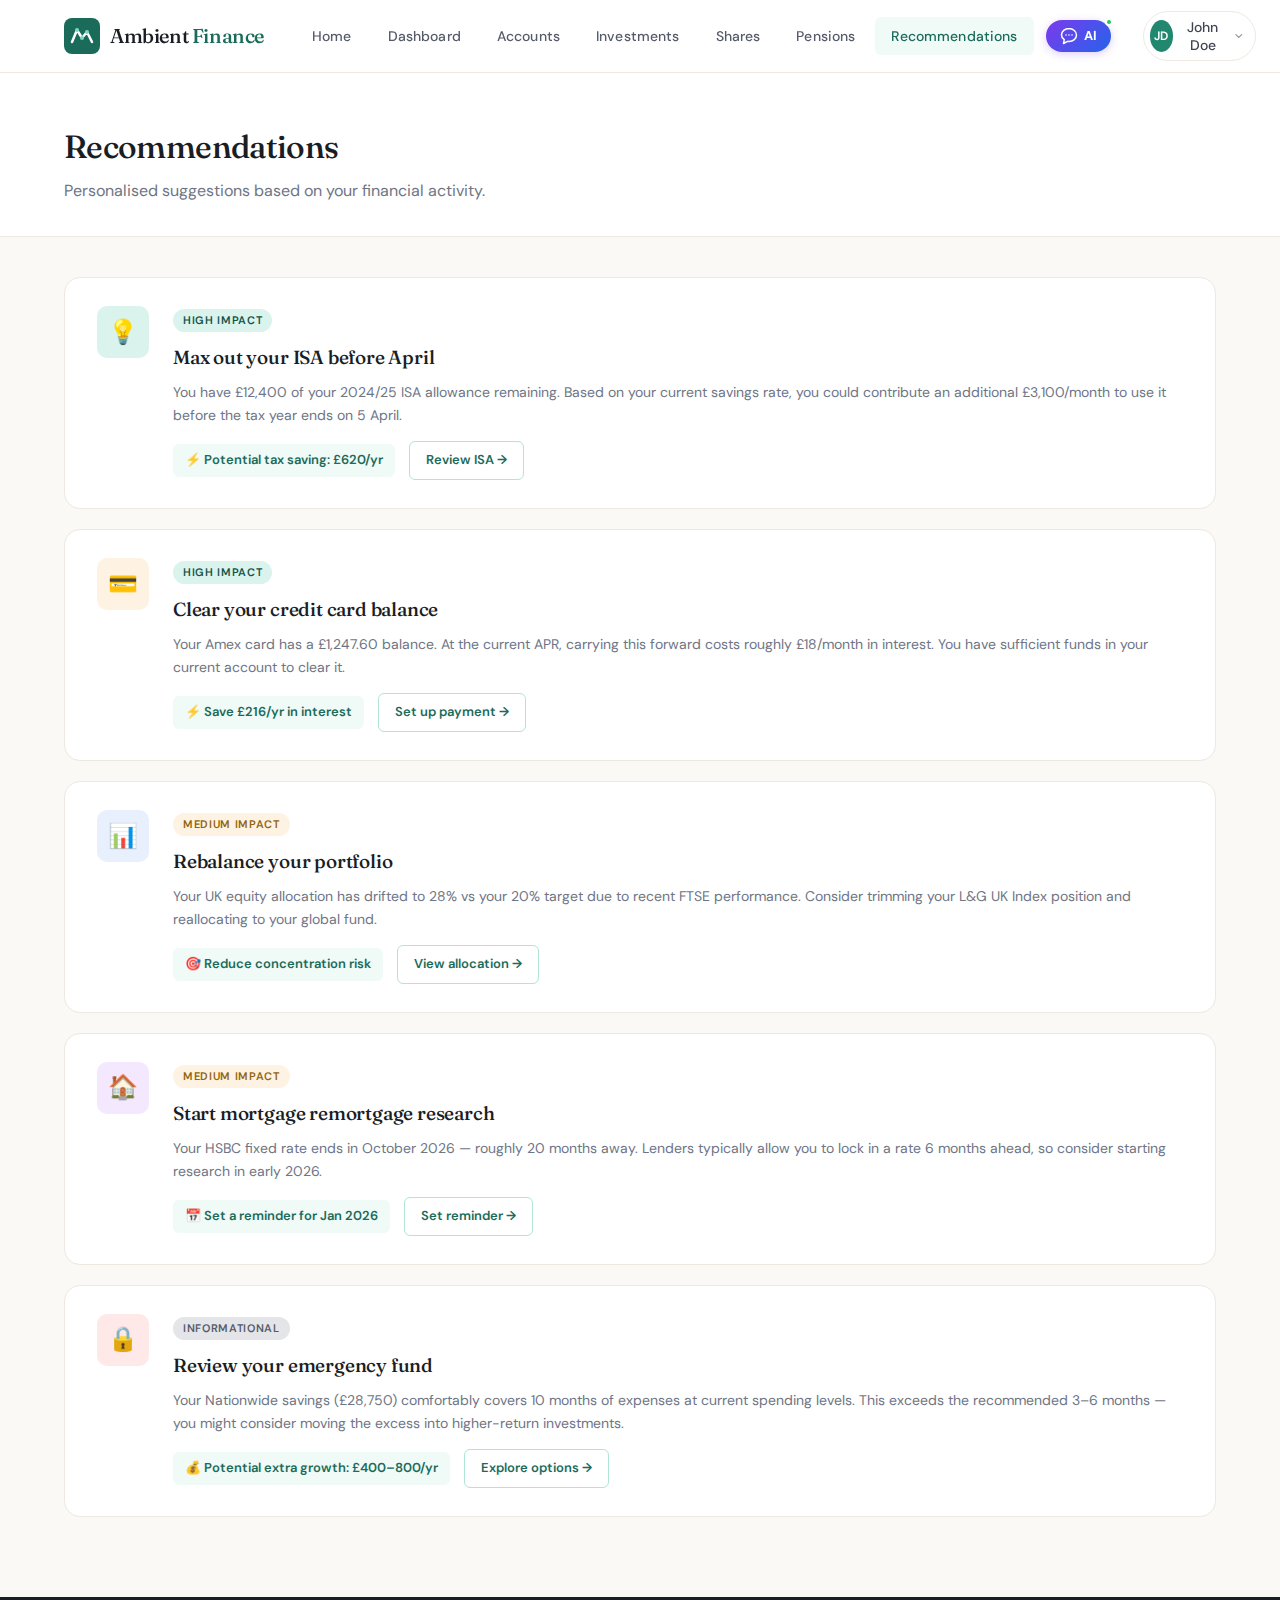
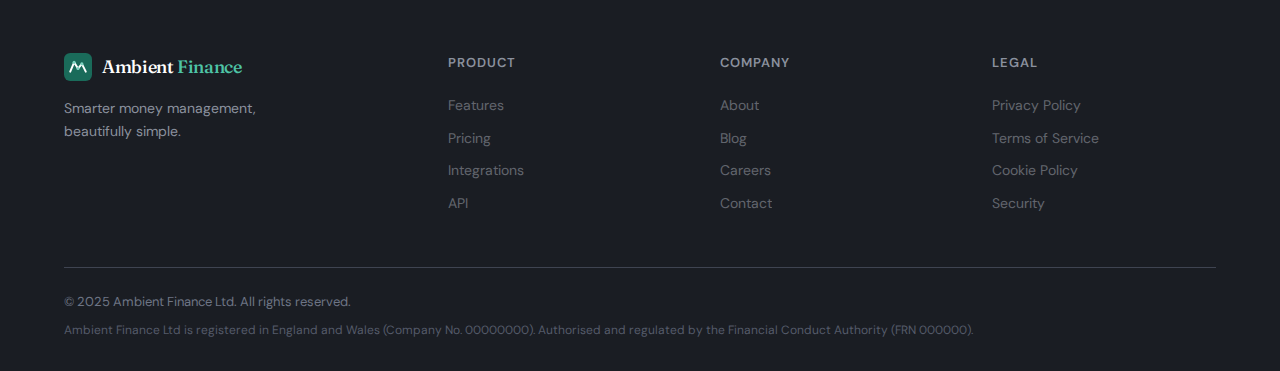
<file: recommendations.html>
<!DOCTYPE html>
<html lang="en">
<head>
  <meta charset="UTF-8">
  <meta name="viewport" content="width=device-width, initial-scale=1.0">
  <title>Recommendations — Ambient Finance</title>
  <link rel="stylesheet" href="styles.css">
  <style>
    .af-page-header { padding: 48px 0 32px; border-bottom: 1px solid var(--af-sand-200); background: var(--af-white); }
    .af-page-header h1 { font-family: var(--af-font-display); font-size: 32px; font-weight: 500; color: var(--af-slate-900); letter-spacing: -0.02em; }
    .af-page-header p { font-size: 16px; color: var(--af-slate-500); margin-top: 6px; }
    .af-page-body { padding: 40px 0 80px; }
    .af-inner { max-width: var(--af-container); margin: 0 auto; padding: 0 24px; }

    .af-rec-list { display: flex; flex-direction: column; gap: 20px; }

    .af-rec-card {
      background: var(--af-white); border: 1px solid var(--af-sand-200);
      border-radius: var(--af-radius-lg); padding: 28px 32px;
      display: flex; gap: 24px; align-items: flex-start;
      transition: all var(--af-transition);
    }
    .af-rec-card:hover { border-color: var(--af-green-200); box-shadow: var(--af-shadow-sm); }

    .af-rec-icon {
      width: 52px; height: 52px; border-radius: var(--af-radius-md);
      display: flex; align-items: center; justify-content: center;
      font-size: 24px; flex-shrink: 0;
    }
    .af-rec-icon.savings { background: var(--af-green-100); }
    .af-rec-icon.invest { background: #e8f0fe; }
    .af-rec-icon.debt { background: #fef3e2; }
    .af-rec-icon.tax { background: #f3e8fe; }
    .af-rec-icon.insurance { background: #fee8e8; }

    .af-rec-body { flex: 1; }

    .af-rec-badge {
      display: inline-flex; align-items: center; gap: 4px;
      padding: 3px 10px; border-radius: 50px;
      font-size: 11px; font-weight: 600; text-transform: uppercase;
      letter-spacing: 0.06em; margin-bottom: 10px;
    }
    .af-rec-badge.high { background: var(--af-green-100); color: var(--af-green-800); }
    .af-rec-badge.medium { background: #fef3e2; color: #92640d; }
    .af-rec-badge.info { background: var(--af-slate-100); color: var(--af-slate-600); }

    .af-rec-title {
      font-family: var(--af-font-display); font-size: 19px; font-weight: 500;
      color: var(--af-slate-900); margin-bottom: 8px; letter-spacing: -0.01em;
    }

    .af-rec-desc { font-size: 14px; color: var(--af-slate-500); line-height: 1.65; margin-bottom: 14px; }

    .af-rec-impact {
      font-size: 13px; font-weight: 600; color: var(--af-green-700);
      display: inline-flex; align-items: center; gap: 6px;
      padding: 6px 12px; background: var(--af-green-50); border-radius: var(--af-radius-sm);
    }

    .af-rec-action {
      display: inline-flex; align-items: center; gap: 6px;
      padding: 8px 16px; font-size: 13px; font-weight: 600;
      color: var(--af-green-700); background: var(--af-white);
      border: 1.5px solid var(--af-green-200); border-radius: var(--af-radius-sm);
      cursor: default; margin-left: 10px; transition: all var(--af-transition);
    }
    .af-rec-action:hover { background: var(--af-green-50); }

    @media (max-width: 600px) {
      .af-rec-card { flex-direction: column; gap: 16px; }
    }
  </style>
</head>
<body data-page="recommendations">
  <div id="header-placeholder"></div>
  <main>
    <div class="af-page-header">
      <div class="af-inner"><h1>Recommendations</h1><p>Personalised suggestions based on your financial activity.</p></div>
    </div>
    <div class="af-page-body">
      <div class="af-inner">
        <div class="af-rec-list">

          <div class="af-rec-card">
            <div class="af-rec-icon savings">💡</div>
            <div class="af-rec-body">
              <span class="af-rec-badge high">High Impact</span>
              <h3 class="af-rec-title">Max out your ISA before April</h3>
              <p class="af-rec-desc">You have £12,400 of your 2024/25 ISA allowance remaining. Based on your current savings rate, you could contribute an additional £3,100/month to use it before the tax year ends on 5 April.</p>
              <span class="af-rec-impact">⚡ Potential tax saving: £620/yr</span>
              <span class="af-rec-action" onclick="return false;">Review ISA →</span>
            </div>
          </div>

          <div class="af-rec-card">
            <div class="af-rec-icon debt">💳</div>
            <div class="af-rec-body">
              <span class="af-rec-badge high">High Impact</span>
              <h3 class="af-rec-title">Clear your credit card balance</h3>
              <p class="af-rec-desc">Your Amex card has a £1,247.60 balance. At the current APR, carrying this forward costs roughly £18/month in interest. You have sufficient funds in your current account to clear it.</p>
              <span class="af-rec-impact">⚡ Save £216/yr in interest</span>
              <span class="af-rec-action" onclick="return false;">Set up payment →</span>
            </div>
          </div>

          <div class="af-rec-card">
            <div class="af-rec-icon invest">📊</div>
            <div class="af-rec-body">
              <span class="af-rec-badge medium">Medium Impact</span>
              <h3 class="af-rec-title">Rebalance your portfolio</h3>
              <p class="af-rec-desc">Your UK equity allocation has drifted to 28% vs your 20% target due to recent FTSE performance. Consider trimming your L&amp;G UK Index position and reallocating to your global fund.</p>
              <span class="af-rec-impact">🎯 Reduce concentration risk</span>
              <span class="af-rec-action" onclick="return false;">View allocation →</span>
            </div>
          </div>

          <div class="af-rec-card">
            <div class="af-rec-icon tax">🏠</div>
            <div class="af-rec-body">
              <span class="af-rec-badge medium">Medium Impact</span>
              <h3 class="af-rec-title">Start mortgage remortgage research</h3>
              <p class="af-rec-desc">Your HSBC fixed rate ends in October 2026 — roughly 20 months away. Lenders typically allow you to lock in a rate 6 months ahead, so consider starting research in early 2026.</p>
              <span class="af-rec-impact">📅 Set a reminder for Jan 2026</span>
              <span class="af-rec-action" onclick="return false;">Set reminder →</span>
            </div>
          </div>

          <div class="af-rec-card">
            <div class="af-rec-icon insurance">🔒</div>
            <div class="af-rec-body">
              <span class="af-rec-badge info">Informational</span>
              <h3 class="af-rec-title">Review your emergency fund</h3>
              <p class="af-rec-desc">Your Nationwide savings (£28,750) comfortably covers 10 months of expenses at current spending levels. This exceeds the recommended 3–6 months — you might consider moving the excess into higher-return investments.</p>
              <span class="af-rec-impact">💰 Potential extra growth: £400–800/yr</span>
              <span class="af-rec-action" onclick="return false;">Explore options →</span>
            </div>
          </div>

        </div>
      </div>
    </div>
  </main>
  <div id="footer-placeholder"></div>
  <script>
    async function loadComponent(id, file) {
      try { const r = await fetch(file); if(r.ok) { document.getElementById(id).innerHTML = await r.text(); document.getElementById(id).querySelectorAll('script').forEach(o => { const s=document.createElement('script'); s.textContent=o.textContent; o.parentNode.replaceChild(s,o); }); }} catch(e){}
    }
    loadComponent('header-placeholder','header.html');
    loadComponent('footer-placeholder','footer.html');
  </script>
</body>
</html>
</file>
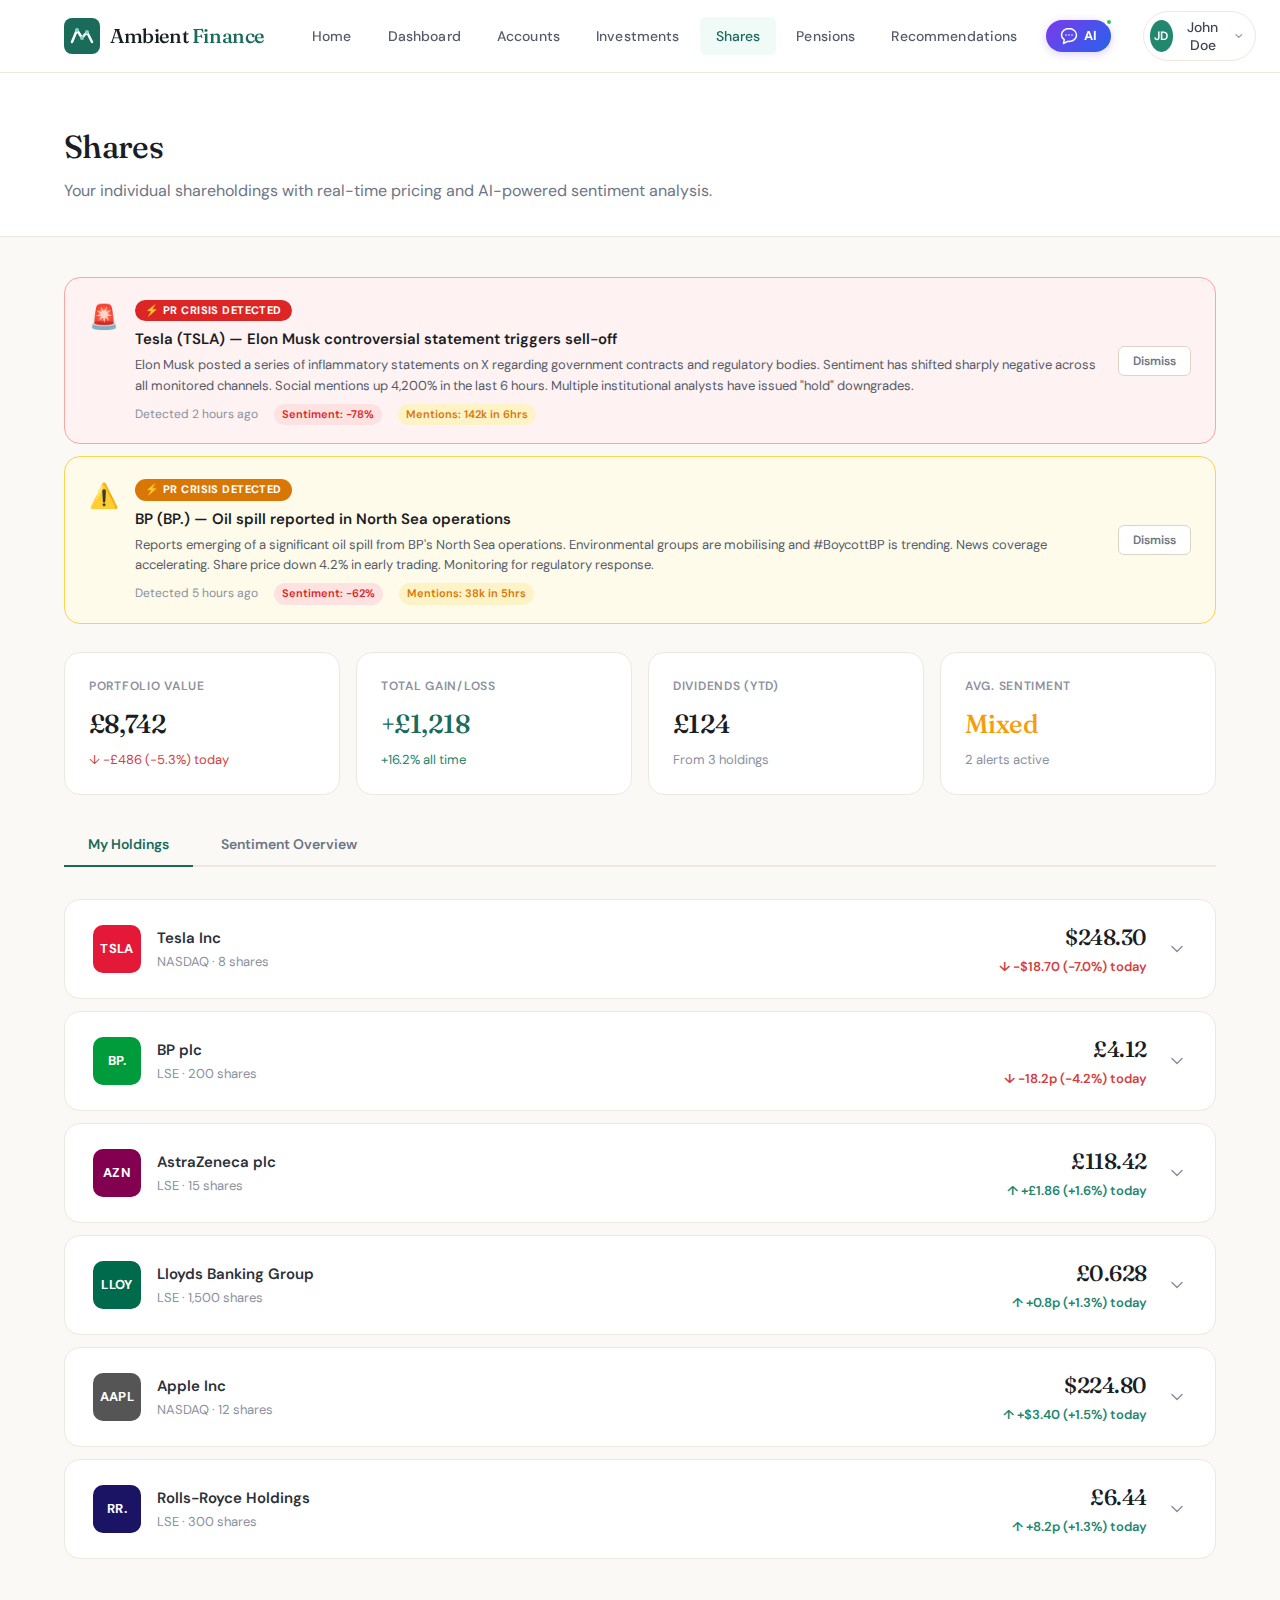
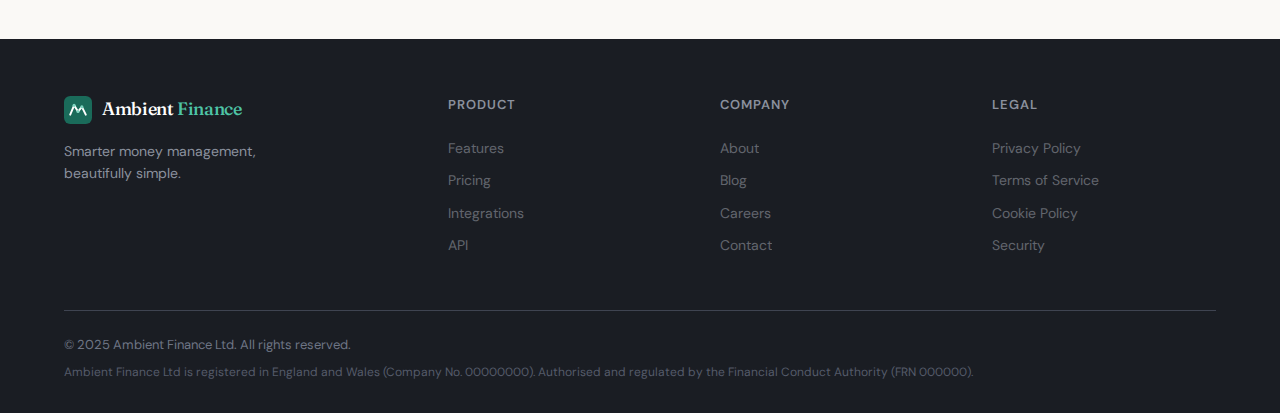
<file: shares.html>
<!DOCTYPE html>
<html lang="en">
<head>
  <meta charset="UTF-8">
  <meta name="viewport" content="width=device-width, initial-scale=1.0">
  <title>Shares — Ambient Finance</title>
  <link rel="stylesheet" href="styles.css">
  <style>
    .af-page-header { padding: 48px 0 32px; border-bottom: 1px solid var(--af-sand-200); background: var(--af-white); }
    .af-page-header h1 { font-family: var(--af-font-display); font-size: 32px; font-weight: 500; color: var(--af-slate-900); letter-spacing: -0.02em; }
    .af-page-header p { font-size: 16px; color: var(--af-slate-500); margin-top: 6px; }
    .af-page-body { padding: 40px 0 80px; }
    .af-inner { max-width: var(--af-container); margin: 0 auto; padding: 0 24px; }

    /* Summary strip */
    .af-sh-summary { display: grid; grid-template-columns: repeat(4,1fr); gap: 16px; margin-bottom: 28px; }
    .af-sh-stat {
      background: var(--af-white); border: 1px solid var(--af-sand-200);
      border-radius: var(--af-radius-lg); padding: 24px;
    }
    .af-sh-stat .label { font-size: 12px; font-weight: 600; text-transform: uppercase; letter-spacing: 0.06em; color: var(--af-slate-400); margin-bottom: 8px; }
    .af-sh-stat .value { font-family: var(--af-font-display); font-size: 26px; font-weight: 500; color: var(--af-slate-900); letter-spacing: -0.02em; }
    .af-sh-stat .sub { font-size: 13px; margin-top: 4px; }
    .af-sh-stat .sub.up { color: var(--af-green-600); }
    .af-sh-stat .sub.down { color: var(--af-red); }

    /* ---- PR Crisis Alerts ---- */
    .af-alerts { display: flex; flex-direction: column; gap: 12px; margin-bottom: 28px; }
    .af-alert-card {
      display: flex; align-items: flex-start; gap: 16px;
      padding: 18px 24px; border-radius: var(--af-radius-lg);
      border: 1.5px solid; animation: alertPulse 3s ease-in-out infinite;
    }
    @keyframes alertPulse {
      0%, 100% { box-shadow: 0 0 0 0 rgba(212,64,64,0); }
      50% { box-shadow: 0 0 0 4px rgba(212,64,64,0.08); }
    }
    .af-alert-card.critical { background: #fef2f2; border-color: #fca5a5; }
    .af-alert-card.warning { background: #fffbeb; border-color: #fcd34d; }
    .af-alert-icon { font-size: 24px; flex-shrink: 0; margin-top: 2px; }
    .af-alert-body { flex: 1; }
    .af-alert-badge {
      display: inline-flex; align-items: center; gap: 4px; padding: 2px 10px;
      border-radius: 50px; font-size: 11px; font-weight: 700; text-transform: uppercase; letter-spacing: 0.04em; margin-bottom: 6px;
    }
    .af-alert-badge.critical-badge { background: #dc2626; color: white; }
    .af-alert-badge.warning-badge { background: #d97706; color: white; }
    .af-alert-title { font-size: 15px; font-weight: 600; color: var(--af-slate-900); margin-bottom: 4px; }
    .af-alert-desc { font-size: 13px; color: var(--af-slate-600); line-height: 1.55; }
    .af-alert-meta { display: flex; align-items: center; gap: 16px; margin-top: 8px; font-size: 12px; color: var(--af-slate-400); }
    .af-alert-metric { display: inline-flex; align-items: center; gap: 4px; padding: 2px 8px; border-radius: 50px; font-size: 11px; font-weight: 600; }
    .af-alert-metric.neg { background: #fee2e2; color: #dc2626; }
    .af-alert-metric.spike { background: #fef3c7; color: #d97706; }
    .af-alert-dismiss {
      padding: 6px 14px; border: 1px solid var(--af-sand-300); border-radius: var(--af-radius-sm);
      background: var(--af-white); font-size: 12px; font-weight: 600; color: var(--af-slate-500);
      cursor: pointer; flex-shrink: 0; align-self: center; font-family: var(--af-font-body);
    }

    /* ---- Tabs ---- */
    .af-tabs { display: flex; gap: 4px; margin-bottom: 32px; border-bottom: 2px solid var(--af-sand-200); }
    .af-tab {
      padding: 12px 24px; font-size: 14px; font-weight: 600; color: var(--af-slate-500);
      cursor: pointer; border: none; background: none; font-family: var(--af-font-body);
      transition: color var(--af-transition); margin-bottom: -2px; border-bottom: 2px solid transparent;
    }
    .af-tab:hover { color: var(--af-slate-800); }
    .af-tab.active { color: var(--af-green-700); border-bottom-color: var(--af-green-700); }
    .af-tab-panel { display: none; }
    .af-tab-panel.active { display: block; }

    /* ---- Accordion ---- */
    .af-accordion { display: flex; flex-direction: column; gap: 12px; }
    .af-acc-item {
      background: var(--af-white); border: 1px solid var(--af-sand-200);
      border-radius: var(--af-radius-lg); overflow: hidden; transition: all var(--af-transition);
    }
    .af-acc-header {
      display: flex; align-items: center; justify-content: space-between;
      padding: 20px 28px; cursor: pointer; transition: background var(--af-transition); user-select: none;
    }
    .af-acc-header:hover { background: var(--af-green-50); }
    .af-acc-item.open .af-acc-header { background: var(--af-green-50); border-bottom: 1px solid var(--af-sand-200); }
    .af-acc-left { display: flex; align-items: center; gap: 16px; }
    .af-sh-ticker {
      width: 48px; height: 48px; border-radius: var(--af-radius-md);
      display: flex; align-items: center; justify-content: center;
      font-size: 13px; font-weight: 700; letter-spacing: 0.02em; flex-shrink: 0;
      color: var(--af-white);
    }
    .af-acc-name { font-weight: 600; color: var(--af-slate-800); font-size: 15px; }
    .af-acc-detail { font-size: 13px; color: var(--af-slate-400); margin-top: 2px; }
    .af-acc-right { display: flex; align-items: center; gap: 20px; }
    .af-sh-price {
      font-family: var(--af-font-display); font-size: 22px; font-weight: 500;
      color: var(--af-slate-900); letter-spacing: -0.02em; text-align: right;
    }
    .af-sh-change { font-size: 13px; font-weight: 600; margin-top: 2px; text-align: right; }
    .af-sh-change.up { color: var(--af-green-600); }
    .af-sh-change.down { color: var(--af-red); }
    .af-acc-chevron {
      width: 20px; height: 20px; color: var(--af-slate-400);
      transition: transform 0.3s ease; flex-shrink: 0;
    }
    .af-acc-item.open .af-acc-chevron { transform: rotate(180deg); }
    .af-acc-body { max-height: 0; overflow: hidden; transition: max-height 0.5s ease; }
    .af-acc-item.open .af-acc-body { max-height: 3000px; }
    .af-acc-body-inner { padding: 0 28px 28px; }

    /* Share detail grid */
    .af-sh-details { display: grid; grid-template-columns: repeat(4,1fr); gap: 12px; margin-top: 16px; margin-bottom: 20px; }
    .af-sh-detail-card {
      background: var(--af-sand-50); border-radius: var(--af-radius-md); padding: 14px 16px;
    }
    .af-sh-detail-card .dlabel {
      font-size: 11px; font-weight: 600; text-transform: uppercase;
      letter-spacing: 0.06em; color: var(--af-slate-400); margin-bottom: 4px;
    }
    .af-sh-detail-card .dvalue { font-size: 16px; font-weight: 600; color: var(--af-slate-800); }
    .af-sh-detail-card .dsub { font-size: 11px; color: var(--af-slate-400); margin-top: 2px; }

    /* Holdings info */
    .af-sh-holdings { display: grid; grid-template-columns: repeat(3,1fr); gap: 12px; margin-bottom: 20px; }
    .af-sh-hold-card {
      background: var(--af-green-50); border: 1px solid var(--af-green-200);
      border-radius: var(--af-radius-md); padding: 14px 16px;
    }
    .af-sh-hold-card .dlabel { font-size: 11px; font-weight: 600; text-transform: uppercase; letter-spacing: 0.06em; color: var(--af-green-700); margin-bottom: 4px; }
    .af-sh-hold-card .dvalue { font-size: 16px; font-weight: 600; color: var(--af-slate-800); }

    /* Mini chart */
    .af-sh-chart-wrap { margin-bottom: 20px; }
    .af-sh-chart-label {
      font-size: 13px; font-weight: 600; text-transform: uppercase;
      letter-spacing: 0.06em; color: var(--af-slate-400); margin-bottom: 10px;
    }
    .af-sh-chart-period { display: flex; gap: 4px; margin-bottom: 12px; }
    .af-sh-chart-btn {
      padding: 4px 12px; font-size: 11px; font-weight: 600; font-family: var(--af-font-body);
      border: 1px solid var(--af-sand-200); border-radius: 50px; background: var(--af-white);
      color: var(--af-slate-500); cursor: pointer;
    }
    .af-sh-chart-btn.active { background: var(--af-green-50); border-color: var(--af-green-300); color: var(--af-green-700); }
    .af-sh-chart {
      width: 100%; height: 120px; background: var(--af-sand-50);
      border-radius: var(--af-radius-md); overflow: hidden;
    }
    .af-sh-chart svg { width: 100%; height: 100%; }

    /* ---- Sentiment Section ---- */
    .af-sent { margin-top: 20px; padding-top: 20px; border-top: 1px solid var(--af-sand-100); }
    .af-sent-title {
      font-size: 13px; font-weight: 600; text-transform: uppercase;
      letter-spacing: 0.06em; color: var(--af-slate-400); margin-bottom: 14px;
      display: flex; align-items: center; gap: 8px;
    }
    .af-sent-title .ai-badge {
      padding: 2px 8px; border-radius: 50px; font-size: 10px; font-weight: 700;
      background: linear-gradient(135deg, #7c3aed, #2563eb); color: white; letter-spacing: 0.06em;
    }

    .af-sent-grid { display: grid; grid-template-columns: 1fr 1fr; gap: 14px; margin-bottom: 16px; }

    /* Sentiment gauge */
    .af-sent-gauge {
      background: var(--af-sand-50); border-radius: var(--af-radius-md); padding: 18px;
      text-align: center;
    }
    .af-gauge-label { font-size: 12px; font-weight: 600; color: var(--af-slate-400); margin-bottom: 8px; text-transform: uppercase; letter-spacing: 0.05em; }
    .af-gauge-bar {
      position: relative; height: 10px; border-radius: 5px; margin-bottom: 8px;
      background: linear-gradient(90deg, #dc2626, #f59e0b, #22c55e);
    }
    .af-gauge-needle {
      position: absolute; top: -4px; width: 4px; height: 18px;
      background: var(--af-slate-900); border-radius: 2px;
      transform: translateX(-50%); transition: left 0.5s ease;
    }
    .af-gauge-labels { display: flex; justify-content: space-between; font-size: 10px; color: var(--af-slate-400); }
    .af-gauge-score {
      font-family: var(--af-font-display); font-size: 22px; font-weight: 600; margin-top: 6px;
    }
    .af-gauge-score.bearish { color: #dc2626; }
    .af-gauge-score.neutral { color: #f59e0b; }
    .af-gauge-score.bullish { color: #22c55e; }

    /* Social volume */
    .af-sent-volume {
      background: var(--af-sand-50); border-radius: var(--af-radius-md); padding: 18px;
    }
    .af-vol-label { font-size: 12px; font-weight: 600; color: var(--af-slate-400); margin-bottom: 10px; text-transform: uppercase; letter-spacing: 0.05em; }
    .af-vol-bars { display: flex; align-items: flex-end; gap: 3px; height: 50px; }
    .af-vol-bar {
      flex: 1; border-radius: 2px 2px 0 0; transition: background 0.2s;
    }
    .af-vol-bar.normal { background: var(--af-green-300); }
    .af-vol-bar.elevated { background: var(--af-amber); }
    .af-vol-bar.spike { background: #dc2626; }
    .af-vol-bar:hover { opacity: 0.8; }
    .af-vol-meta { display: flex; justify-content: space-between; margin-top: 6px; font-size: 11px; color: var(--af-slate-400); }
    .af-vol-spike-badge {
      display: inline-flex; align-items: center; gap: 4px; padding: 2px 8px;
      border-radius: 50px; font-size: 11px; font-weight: 600; margin-top: 6px;
    }
    .af-vol-spike-badge.red { background: #fee2e2; color: #dc2626; }
    .af-vol-spike-badge.amber { background: #fef3c7; color: #d97706; }
    .af-vol-spike-badge.green { background: var(--af-green-100); color: var(--af-green-800); }

    /* Source breakdown */
    .af-sent-sources { display: grid; grid-template-columns: repeat(3, 1fr); gap: 10px; }
    .af-sent-source {
      background: var(--af-sand-50); border-radius: var(--af-radius-sm); padding: 12px;
      text-align: center;
    }
    .af-sent-source .src-icon { font-size: 18px; margin-bottom: 4px; }
    .af-sent-source .src-name { font-size: 11px; font-weight: 600; color: var(--af-slate-400); text-transform: uppercase; letter-spacing: 0.05em; }
    .af-sent-source .src-score { font-size: 16px; font-weight: 700; margin-top: 2px; }
    .af-sent-source .src-score.pos { color: #22c55e; }
    .af-sent-source .src-score.neg { color: #dc2626; }
    .af-sent-source .src-score.neu { color: #f59e0b; }
    .af-sent-source .src-count { font-size: 10px; color: var(--af-slate-400); margin-top: 2px; }

    /* PR Crisis inline alert */
    .af-crisis-inline {
      margin-top: 14px; padding: 14px 18px; border-radius: var(--af-radius-sm);
      border-left: 3px solid; font-size: 13px; line-height: 1.55;
    }
    .af-crisis-inline.critical { background: #fef2f2; border-color: #dc2626; color: #991b1b; }
    .af-crisis-inline.warning { background: #fffbeb; border-color: #d97706; color: #92400e; }
    .af-crisis-inline strong { display: block; margin-bottom: 4px; }

    /* ---- Sentiment Overview Tab ---- */
    .af-sent-overview-grid { display: grid; grid-template-columns: repeat(2,1fr); gap: 16px; margin-bottom: 24px; }
    .af-sent-overview-card {
      background: var(--af-white); border: 1px solid var(--af-sand-200);
      border-radius: var(--af-radius-lg); padding: 24px;
    }
    .af-sent-ov-header { display: flex; align-items: center; gap: 12px; margin-bottom: 16px; }
    .af-sent-ov-ticker {
      width: 36px; height: 36px; border-radius: var(--af-radius-sm);
      display: flex; align-items: center; justify-content: center;
      font-size: 11px; font-weight: 700; color: white;
    }
    .af-sent-ov-name { font-weight: 600; font-size: 14px; color: var(--af-slate-800); }
    .af-sent-ov-score-row { display: flex; align-items: center; gap: 12px; }
    .af-sent-ov-score {
      font-family: var(--af-font-display); font-size: 32px; font-weight: 600;
    }
    .af-sent-ov-label {
      font-size: 13px; font-weight: 600; padding: 3px 10px; border-radius: 50px;
    }
    .af-sent-ov-label.bullish { background: #dcfce7; color: #166534; }
    .af-sent-ov-label.bearish { background: #fee2e2; color: #991b1b; }
    .af-sent-ov-label.neutral { background: #fef3c7; color: #92400e; }
    .af-sent-ov-detail { font-size: 12px; color: var(--af-slate-400); margin-top: 8px; line-height: 1.5; }

    /* Trending topics */
    .af-trending {
      background: var(--af-white); border: 1px solid var(--af-sand-200);
      border-radius: var(--af-radius-lg); padding: 24px;
    }
    .af-trending h3 {
      font-family: var(--af-font-display); font-size: 18px; font-weight: 500;
      color: var(--af-slate-900); margin-bottom: 16px;
    }
    .af-trend-item {
      display: flex; align-items: center; justify-content: space-between;
      padding: 12px 0; border-bottom: 1px solid var(--af-sand-50);
    }
    .af-trend-item:last-child { border-bottom: none; }
    .af-trend-left { display: flex; align-items: center; gap: 10px; }
    .af-trend-rank {
      width: 24px; height: 24px; border-radius: 50%; background: var(--af-sand-100);
      display: flex; align-items: center; justify-content: center;
      font-size: 11px; font-weight: 700; color: var(--af-slate-500);
    }
    .af-trend-topic { font-size: 14px; font-weight: 500; color: var(--af-slate-800); }
    .af-trend-stock { font-size: 12px; color: var(--af-slate-400); }
    .af-trend-right { display: flex; align-items: center; gap: 8px; }
    .af-trend-mentions { font-size: 12px; color: var(--af-slate-400); }
    .af-trend-direction {
      padding: 2px 8px; border-radius: 50px; font-size: 11px; font-weight: 600;
    }
    .af-trend-direction.up { background: #dcfce7; color: #166534; }
    .af-trend-direction.down { background: #fee2e2; color: #991b1b; }
    .af-trend-direction.spike-dir { background: #fef3c7; color: #92400e; }

    /* ---- Responsive ---- */
    @media (max-width: 900px) {
      .af-sh-summary { grid-template-columns: 1fr 1fr; }
      .af-sh-details { grid-template-columns: 1fr 1fr; }
      .af-sh-holdings { grid-template-columns: 1fr; }
      .af-sent-grid { grid-template-columns: 1fr; }
      .af-sent-sources { grid-template-columns: 1fr 1fr 1fr; }
      .af-sent-overview-grid { grid-template-columns: 1fr; }
    }
    @media (max-width: 600px) {
      .af-sh-summary { grid-template-columns: 1fr; }
      .af-sh-details { grid-template-columns: 1fr; }
      .af-sent-sources { grid-template-columns: 1fr; }
      .af-acc-header { flex-direction: column; align-items: flex-start; gap: 8px; }
      .af-acc-right { width: 100%; justify-content: space-between; }
      .af-tabs { overflow-x: auto; }
      .af-tab { white-space: nowrap; padding: 12px 16px; }
      .af-alert-card { flex-direction: column; }
    }
  </style>
</head>
<body data-page="shares">
  <div id="header-placeholder"></div>
  <main>
    <div class="af-page-header">
      <div class="af-inner">
        <h1>Shares</h1>
        <p>Your individual shareholdings with real-time pricing and AI-powered sentiment analysis.</p>
      </div>
    </div>
    <div class="af-page-body">
      <div class="af-inner">

        <!-- PR Crisis Alerts -->
        <div class="af-alerts">
          <div class="af-alert-card critical">
            <div class="af-alert-icon">🚨</div>
            <div class="af-alert-body">
              <span class="af-alert-badge critical-badge">⚡ PR Crisis Detected</span>
              <div class="af-alert-title">Tesla (TSLA) — Elon Musk controversial statement triggers sell-off</div>
              <div class="af-alert-desc">Elon Musk posted a series of inflammatory statements on X regarding government contracts and regulatory bodies. Sentiment has shifted sharply negative across all monitored channels. Social mentions up 4,200% in the last 6 hours. Multiple institutional analysts have issued "hold" downgrades.</div>
              <div class="af-alert-meta">
                <span>Detected 2 hours ago</span>
                <span class="af-alert-metric neg">Sentiment: -78%</span>
                <span class="af-alert-metric spike">Mentions: 142k in 6hrs</span>
              </div>
            </div>
            <button class="af-alert-dismiss" onclick="this.closest('.af-alert-card').style.display='none'">Dismiss</button>
          </div>

          <div class="af-alert-card warning">
            <div class="af-alert-icon">⚠️</div>
            <div class="af-alert-body">
              <span class="af-alert-badge warning-badge">⚡ PR Crisis Detected</span>
              <div class="af-alert-title">BP (BP.) — Oil spill reported in North Sea operations</div>
              <div class="af-alert-desc">Reports emerging of a significant oil spill from BP's North Sea operations. Environmental groups are mobilising and #BoycottBP is trending. News coverage accelerating. Share price down 4.2% in early trading. Monitoring for regulatory response.</div>
              <div class="af-alert-meta">
                <span>Detected 5 hours ago</span>
                <span class="af-alert-metric neg">Sentiment: -62%</span>
                <span class="af-alert-metric spike">Mentions: 38k in 5hrs</span>
              </div>
            </div>
            <button class="af-alert-dismiss" onclick="this.closest('.af-alert-card').style.display='none'">Dismiss</button>
          </div>
        </div>

        <!-- Summary -->
        <div class="af-sh-summary">
          <div class="af-sh-stat">
            <div class="label">Portfolio Value</div>
            <div class="value">£8,742</div>
            <div class="sub down">↓ -£486 (-5.3%) today</div>
          </div>
          <div class="af-sh-stat">
            <div class="label">Total Gain/Loss</div>
            <div class="value" style="color: var(--af-green-700);">+£1,218</div>
            <div class="sub up">+16.2% all time</div>
          </div>
          <div class="af-sh-stat">
            <div class="label">Dividends (YTD)</div>
            <div class="value">£124</div>
            <div class="sub" style="color: var(--af-slate-400);">From 3 holdings</div>
          </div>
          <div class="af-sh-stat">
            <div class="label">Avg. Sentiment</div>
            <div class="value" style="color: #f59e0b;">Mixed</div>
            <div class="sub" style="color: var(--af-slate-400);">2 alerts active</div>
          </div>
        </div>

        <!-- Tabs -->
        <div class="af-tabs">
          <button class="af-tab active" data-tab="holdings" onclick="switchTab('holdings')">My Holdings</button>
          <button class="af-tab" data-tab="sentiment" onclick="switchTab('sentiment')">Sentiment Overview</button>
        </div>

        <!-- ===== TAB: Holdings ===== -->
        <div class="af-tab-panel active" id="panel-holdings">
          <div class="af-accordion">

            <!-- TESLA -->
            <div class="af-acc-item">
              <div class="af-acc-header" onclick="toggleAccordion(this)">
                <div class="af-acc-left">
                  <div class="af-sh-ticker" style="background: #e31937;">TSLA</div>
                  <div>
                    <div class="af-acc-name">Tesla Inc</div>
                    <div class="af-acc-detail">NASDAQ · 8 shares</div>
                  </div>
                </div>
                <div class="af-acc-right">
                  <div>
                    <div class="af-sh-price">$248.30</div>
                    <div class="af-sh-change down">↓ -$18.70 (-7.0%) today</div>
                  </div>
                  <svg class="af-acc-chevron" viewBox="0 0 20 20" fill="none"><path d="M5 7.5L10 12.5L15 7.5" stroke="currentColor" stroke-width="1.5" stroke-linecap="round" stroke-linejoin="round"/></svg>
                </div>
              </div>
              <div class="af-acc-body">
                <div class="af-acc-body-inner">
                  <div class="af-sh-holdings">
                    <div class="af-sh-hold-card"><div class="dlabel">Your Holding</div><div class="dvalue">8 shares · £1,640</div></div>
                    <div class="af-sh-hold-card"><div class="dlabel">Avg. Buy Price</div><div class="dvalue">$182.40</div></div>
                    <div class="af-sh-hold-card"><div class="dlabel">Total Return</div><div class="dvalue" style="color: var(--af-green-700);">+£396 (+31.8%)</div></div>
                  </div>
                  <div class="af-sh-details">
                    <div class="af-sh-detail-card"><div class="dlabel">52-Week High</div><div class="dvalue">$358.64</div><div class="dsub">19 Dec 2025</div></div>
                    <div class="af-sh-detail-card"><div class="dlabel">52-Week Low</div><div class="dvalue">$138.80</div><div class="dsub">22 Apr 2025</div></div>
                    <div class="af-sh-detail-card"><div class="dlabel">YTD</div><div class="dvalue" style="color: var(--af-red);">-23.4%</div><div class="dsub">From $324.10</div></div>
                    <div class="af-sh-detail-card"><div class="dlabel">Market Cap</div><div class="dvalue">$793B</div><div class="dsub">Mega cap</div></div>
                  </div>
                  <div class="af-sh-chart-wrap">
                    <div class="af-sh-chart-label">Performance</div>
                    <div class="af-sh-chart-period">
                      <button class="af-sh-chart-btn">1D</button><button class="af-sh-chart-btn">1W</button><button class="af-sh-chart-btn active">1M</button><button class="af-sh-chart-btn">6M</button><button class="af-sh-chart-btn">1Y</button>
                    </div>
                    <div class="af-sh-chart">
                      <svg viewBox="0 0 400 120" preserveAspectRatio="none">
                        <defs><linearGradient id="tslafill" x1="0" y1="0" x2="0" y2="1"><stop offset="0%" stop-color="#dc2626" stop-opacity="0.15"/><stop offset="100%" stop-color="#dc2626" stop-opacity="0"/></linearGradient></defs>
                        <path d="M0,20 L30,18 L60,25 L90,22 L120,30 L150,35 L180,28 L210,45 L240,50 L270,55 L300,65 L330,80 L360,75 L400,95" fill="url(#tslafill)" stroke="none"/>
                        <path d="M0,20 L30,18 L60,25 L90,22 L120,30 L150,35 L180,28 L210,45 L240,50 L270,55 L300,65 L330,80 L360,75 L400,95" fill="none" stroke="#dc2626" stroke-width="2"/>
                      </svg>
                    </div>
                  </div>
                  <div class="af-sent">
                    <div class="af-sent-title">Sentiment Analysis <span class="ai-badge">AI</span></div>
                    <div class="af-sent-grid">
                      <div class="af-sent-gauge">
                        <div class="af-gauge-label">Fear / Greed Index</div>
                        <div class="af-gauge-bar"><div class="af-gauge-needle" style="left: 12%;"></div></div>
                        <div class="af-gauge-labels"><span>Extreme Fear</span><span>Neutral</span><span>Extreme Greed</span></div>
                        <div class="af-gauge-score bearish">Extreme Fear</div>
                      </div>
                      <div class="af-sent-volume">
                        <div class="af-vol-label">Social Mention Volume (7 days)</div>
                        <div class="af-vol-bars">
                          <div class="af-vol-bar normal" style="height:25%"></div>
                          <div class="af-vol-bar normal" style="height:30%"></div>
                          <div class="af-vol-bar normal" style="height:22%"></div>
                          <div class="af-vol-bar normal" style="height:28%"></div>
                          <div class="af-vol-bar elevated" style="height:45%"></div>
                          <div class="af-vol-bar elevated" style="height:60%"></div>
                          <div class="af-vol-bar spike" style="height:100%"></div>
                        </div>
                        <div class="af-vol-meta"><span>4 Feb</span><span>Today</span></div>
                        <span class="af-vol-spike-badge red">🔺 +4,200% spike — PR crisis</span>
                      </div>
                    </div>
                    <div class="af-sent-sources">
                      <div class="af-sent-source"><div class="src-icon">𝕏</div><div class="src-name">X / Twitter</div><div class="src-score neg">-82%</div><div class="src-count">94k mentions</div></div>
                      <div class="af-sent-source"><div class="src-icon">📰</div><div class="src-name">News</div><div class="src-score neg">-71%</div><div class="src-count">1.2k articles</div></div>
                      <div class="af-sent-source"><div class="src-icon">💬</div><div class="src-name">Reddit</div><div class="src-score neg">-68%</div><div class="src-count">12k posts</div></div>
                    </div>
                    <div class="af-crisis-inline critical">
                      <strong>🚨 Active PR Crisis — Elon Musk controversial statements</strong>
                      Sentiment collapsed from +34% to -78% within 4 hours. Historically, Tesla recovers from Musk-driven controversies within 5–12 trading days. However, this event coincides with pending regulatory reviews which may extend the impact. Consider holding — panic selling during similar events has historically locked in losses.
                    </div>
                  </div>
                </div>
              </div>
            </div>

            <!-- BP -->
            <div class="af-acc-item">
              <div class="af-acc-header" onclick="toggleAccordion(this)">
                <div class="af-acc-left">
                  <div class="af-sh-ticker" style="background: #009b3a;">BP.</div>
                  <div>
                    <div class="af-acc-name">BP plc</div>
                    <div class="af-acc-detail">LSE · 200 shares</div>
                  </div>
                </div>
                <div class="af-acc-right">
                  <div>
                    <div class="af-sh-price">£4.12</div>
                    <div class="af-sh-change down">↓ -18.2p (-4.2%) today</div>
                  </div>
                  <svg class="af-acc-chevron" viewBox="0 0 20 20" fill="none"><path d="M5 7.5L10 12.5L15 7.5" stroke="currentColor" stroke-width="1.5" stroke-linecap="round" stroke-linejoin="round"/></svg>
                </div>
              </div>
              <div class="af-acc-body">
                <div class="af-acc-body-inner">
                  <div class="af-sh-holdings">
                    <div class="af-sh-hold-card"><div class="dlabel">Your Holding</div><div class="dvalue">200 shares · £824</div></div>
                    <div class="af-sh-hold-card"><div class="dlabel">Avg. Buy Price</div><div class="dvalue">£3.86</div></div>
                    <div class="af-sh-hold-card"><div class="dlabel">Total Return</div><div class="dvalue" style="color: var(--af-green-700);">+£52 (+6.7%)</div></div>
                  </div>
                  <div class="af-sh-details">
                    <div class="af-sh-detail-card"><div class="dlabel">52-Week High</div><div class="dvalue">£5.18</div><div class="dsub">3 Oct 2025</div></div>
                    <div class="af-sh-detail-card"><div class="dlabel">52-Week Low</div><div class="dvalue">£3.62</div><div class="dsub">14 Jun 2025</div></div>
                    <div class="af-sh-detail-card"><div class="dlabel">YTD</div><div class="dvalue" style="color: var(--af-red);">-8.9%</div><div class="dsub">From £4.52</div></div>
                    <div class="af-sh-detail-card"><div class="dlabel">Dividend Yield</div><div class="dvalue">5.8%</div><div class="dsub">Quarterly</div></div>
                  </div>
                  <div class="af-sh-chart-wrap">
                    <div class="af-sh-chart-label">Performance</div>
                    <div class="af-sh-chart-period">
                      <button class="af-sh-chart-btn">1D</button><button class="af-sh-chart-btn">1W</button><button class="af-sh-chart-btn active">1M</button><button class="af-sh-chart-btn">6M</button><button class="af-sh-chart-btn">1Y</button>
                    </div>
                    <div class="af-sh-chart">
                      <svg viewBox="0 0 400 120" preserveAspectRatio="none">
                        <defs><linearGradient id="bpfill" x1="0" y1="0" x2="0" y2="1"><stop offset="0%" stop-color="#dc2626" stop-opacity="0.12"/><stop offset="100%" stop-color="#dc2626" stop-opacity="0"/></linearGradient></defs>
                        <path d="M0,30 L30,28 L60,32 L90,35 L120,33 L150,38 L180,40 L210,42 L240,48 L270,52 L300,50 L330,58 L360,72 L400,80" fill="url(#bpfill)" stroke="none"/>
                        <path d="M0,30 L30,28 L60,32 L90,35 L120,33 L150,38 L180,40 L210,42 L240,48 L270,52 L300,50 L330,58 L360,72 L400,80" fill="none" stroke="#dc2626" stroke-width="2"/>
                      </svg>
                    </div>
                  </div>
                  <div class="af-sent">
                    <div class="af-sent-title">Sentiment Analysis <span class="ai-badge">AI</span></div>
                    <div class="af-sent-grid">
                      <div class="af-sent-gauge">
                        <div class="af-gauge-label">Fear / Greed Index</div>
                        <div class="af-gauge-bar"><div class="af-gauge-needle" style="left: 22%;"></div></div>
                        <div class="af-gauge-labels"><span>Extreme Fear</span><span>Neutral</span><span>Extreme Greed</span></div>
                        <div class="af-gauge-score bearish">Fear</div>
                      </div>
                      <div class="af-sent-volume">
                        <div class="af-vol-label">Social Mention Volume (7 days)</div>
                        <div class="af-vol-bars">
                          <div class="af-vol-bar normal" style="height:15%"></div>
                          <div class="af-vol-bar normal" style="height:18%"></div>
                          <div class="af-vol-bar normal" style="height:20%"></div>
                          <div class="af-vol-bar normal" style="height:16%"></div>
                          <div class="af-vol-bar normal" style="height:22%"></div>
                          <div class="af-vol-bar elevated" style="height:55%"></div>
                          <div class="af-vol-bar spike" style="height:85%"></div>
                        </div>
                        <div class="af-vol-meta"><span>4 Feb</span><span>Today</span></div>
                        <span class="af-vol-spike-badge red">🔺 +1,800% spike — oil spill</span>
                      </div>
                    </div>
                    <div class="af-sent-sources">
                      <div class="af-sent-source"><div class="src-icon">𝕏</div><div class="src-name">X / Twitter</div><div class="src-score neg">-65%</div><div class="src-count">22k mentions</div></div>
                      <div class="af-sent-source"><div class="src-icon">📰</div><div class="src-name">News</div><div class="src-score neg">-58%</div><div class="src-count">480 articles</div></div>
                      <div class="af-sent-source"><div class="src-icon">💬</div><div class="src-name">Reddit</div><div class="src-score neg">-52%</div><div class="src-count">3.4k posts</div></div>
                    </div>
                    <div class="af-crisis-inline warning">
                      <strong>⚠️ Active PR Crisis — North Sea oil spill</strong>
                      #BoycottBP trending with 38k mentions. Environmental regulatory response pending. BP's Deepwater Horizon spill in 2010 caused a 55% share price decline over 3 months. This event appears smaller in scale, but monitoring is critical. Dividend is currently secure based on cash reserves, but environmental fines could impact future payouts.
                    </div>
                  </div>
                </div>
              </div>
            </div>

            <!-- AstraZeneca -->
            <div class="af-acc-item">
              <div class="af-acc-header" onclick="toggleAccordion(this)">
                <div class="af-acc-left">
                  <div class="af-sh-ticker" style="background: #830051;">AZN</div>
                  <div>
                    <div class="af-acc-name">AstraZeneca plc</div>
                    <div class="af-acc-detail">LSE · 15 shares</div>
                  </div>
                </div>
                <div class="af-acc-right">
                  <div>
                    <div class="af-sh-price">£118.42</div>
                    <div class="af-sh-change up">↑ +£1.86 (+1.6%) today</div>
                  </div>
                  <svg class="af-acc-chevron" viewBox="0 0 20 20" fill="none"><path d="M5 7.5L10 12.5L15 7.5" stroke="currentColor" stroke-width="1.5" stroke-linecap="round" stroke-linejoin="round"/></svg>
                </div>
              </div>
              <div class="af-acc-body">
                <div class="af-acc-body-inner">
                  <div class="af-sh-holdings">
                    <div class="af-sh-hold-card"><div class="dlabel">Your Holding</div><div class="dvalue">15 shares · £1,776</div></div>
                    <div class="af-sh-hold-card"><div class="dlabel">Avg. Buy Price</div><div class="dvalue">£104.20</div></div>
                    <div class="af-sh-hold-card"><div class="dlabel">Total Return</div><div class="dvalue" style="color: var(--af-green-700);">+£213 (+13.7%)</div></div>
                  </div>
                  <div class="af-sh-details">
                    <div class="af-sh-detail-card"><div class="dlabel">52-Week High</div><div class="dvalue">£126.80</div><div class="dsub">12 Jan 2026</div></div>
                    <div class="af-sh-detail-card"><div class="dlabel">52-Week Low</div><div class="dvalue">£94.30</div><div class="dsub">8 May 2025</div></div>
                    <div class="af-sh-detail-card"><div class="dlabel">YTD</div><div class="dvalue" style="color: var(--af-green-700);">+8.2%</div><div class="dsub">From £109.44</div></div>
                    <div class="af-sh-detail-card"><div class="dlabel">Dividend Yield</div><div class="dvalue">2.1%</div><div class="dsub">Semi-annual</div></div>
                  </div>
                  <div class="af-sh-chart-wrap">
                    <div class="af-sh-chart-label">Performance</div>
                    <div class="af-sh-chart-period"><button class="af-sh-chart-btn">1D</button><button class="af-sh-chart-btn">1W</button><button class="af-sh-chart-btn active">1M</button><button class="af-sh-chart-btn">6M</button><button class="af-sh-chart-btn">1Y</button></div>
                    <div class="af-sh-chart">
                      <svg viewBox="0 0 400 120" preserveAspectRatio="none">
                        <defs><linearGradient id="aznfill" x1="0" y1="0" x2="0" y2="1"><stop offset="0%" stop-color="#22c55e" stop-opacity="0.15"/><stop offset="100%" stop-color="#22c55e" stop-opacity="0"/></linearGradient></defs>
                        <path d="M0,85 L30,80 L60,78 L90,72 L120,68 L150,65 L180,60 L210,55 L240,50 L270,45 L300,40 L330,38 L360,32 L400,28" fill="url(#aznfill)" stroke="none"/>
                        <path d="M0,85 L30,80 L60,78 L90,72 L120,68 L150,65 L180,60 L210,55 L240,50 L270,45 L300,40 L330,38 L360,32 L400,28" fill="none" stroke="#22c55e" stroke-width="2"/>
                      </svg>
                    </div>
                  </div>
                  <div class="af-sent">
                    <div class="af-sent-title">Sentiment Analysis <span class="ai-badge">AI</span></div>
                    <div class="af-sent-grid">
                      <div class="af-sent-gauge">
                        <div class="af-gauge-label">Fear / Greed Index</div>
                        <div class="af-gauge-bar"><div class="af-gauge-needle" style="left: 68%;"></div></div>
                        <div class="af-gauge-labels"><span>Extreme Fear</span><span>Neutral</span><span>Extreme Greed</span></div>
                        <div class="af-gauge-score bullish">Bullish</div>
                      </div>
                      <div class="af-sent-volume">
                        <div class="af-vol-label">Social Mention Volume (7 days)</div>
                        <div class="af-vol-bars">
                          <div class="af-vol-bar normal" style="height:30%"></div><div class="af-vol-bar normal" style="height:35%"></div><div class="af-vol-bar normal" style="height:32%"></div><div class="af-vol-bar normal" style="height:38%"></div><div class="af-vol-bar normal" style="height:42%"></div><div class="af-vol-bar elevated" style="height:55%"></div><div class="af-vol-bar normal" style="height:40%"></div>
                        </div>
                        <div class="af-vol-meta"><span>4 Feb</span><span>Today</span></div>
                        <span class="af-vol-spike-badge green">✓ Normal range — positive drug trial news</span>
                      </div>
                    </div>
                    <div class="af-sent-sources">
                      <div class="af-sent-source"><div class="src-icon">𝕏</div><div class="src-name">X / Twitter</div><div class="src-score pos">+54%</div><div class="src-count">4.2k mentions</div></div>
                      <div class="af-sent-source"><div class="src-icon">📰</div><div class="src-name">News</div><div class="src-score pos">+62%</div><div class="src-count">140 articles</div></div>
                      <div class="af-sent-source"><div class="src-icon">💬</div><div class="src-name">Reddit</div><div class="src-score pos">+48%</div><div class="src-count">890 posts</div></div>
                    </div>
                  </div>
                </div>
              </div>
            </div>

            <!-- Lloyds Banking Group -->
            <div class="af-acc-item">
              <div class="af-acc-header" onclick="toggleAccordion(this)">
                <div class="af-acc-left">
                  <div class="af-sh-ticker" style="background: #006a4d;">LLOY</div>
                  <div>
                    <div class="af-acc-name">Lloyds Banking Group</div>
                    <div class="af-acc-detail">LSE · 1,500 shares</div>
                  </div>
                </div>
                <div class="af-acc-right">
                  <div>
                    <div class="af-sh-price">£0.628</div>
                    <div class="af-sh-change up">↑ +0.8p (+1.3%) today</div>
                  </div>
                  <svg class="af-acc-chevron" viewBox="0 0 20 20" fill="none"><path d="M5 7.5L10 12.5L15 7.5" stroke="currentColor" stroke-width="1.5" stroke-linecap="round" stroke-linejoin="round"/></svg>
                </div>
              </div>
              <div class="af-acc-body">
                <div class="af-acc-body-inner">
                  <div class="af-sh-holdings">
                    <div class="af-sh-hold-card"><div class="dlabel">Your Holding</div><div class="dvalue">1,500 shares · £942</div></div>
                    <div class="af-sh-hold-card"><div class="dlabel">Avg. Buy Price</div><div class="dvalue">£0.548</div></div>
                    <div class="af-sh-hold-card"><div class="dlabel">Total Return</div><div class="dvalue" style="color: var(--af-green-700);">+£120 (+14.6%)</div></div>
                  </div>
                  <div class="af-sh-details">
                    <div class="af-sh-detail-card"><div class="dlabel">52-Week High</div><div class="dvalue">£0.682</div><div class="dsub">28 Jan 2026</div></div>
                    <div class="af-sh-detail-card"><div class="dlabel">52-Week Low</div><div class="dvalue">£0.468</div><div class="dsub">11 Mar 2025</div></div>
                    <div class="af-sh-detail-card"><div class="dlabel">YTD</div><div class="dvalue" style="color: var(--af-green-700);">+4.7%</div><div class="dsub">From £0.600</div></div>
                    <div class="af-sh-detail-card"><div class="dlabel">Dividend Yield</div><div class="dvalue">4.6%</div><div class="dsub">Bi-annual</div></div>
                  </div>
                  <div class="af-sh-chart-wrap">
                    <div class="af-sh-chart-label">Performance</div>
                    <div class="af-sh-chart-period"><button class="af-sh-chart-btn">1D</button><button class="af-sh-chart-btn">1W</button><button class="af-sh-chart-btn active">1M</button><button class="af-sh-chart-btn">6M</button><button class="af-sh-chart-btn">1Y</button></div>
                    <div class="af-sh-chart">
                      <svg viewBox="0 0 400 120" preserveAspectRatio="none">
                        <defs><linearGradient id="lloyfill" x1="0" y1="0" x2="0" y2="1"><stop offset="0%" stop-color="#22c55e" stop-opacity="0.12"/><stop offset="100%" stop-color="#22c55e" stop-opacity="0"/></linearGradient></defs>
                        <path d="M0,70 L30,65 L60,68 L90,60 L120,55 L150,58 L180,52 L210,48 L240,45 L270,42 L300,44 L330,38 L360,35 L400,32" fill="url(#lloyfill)" stroke="none"/>
                        <path d="M0,70 L30,65 L60,68 L90,60 L120,55 L150,58 L180,52 L210,48 L240,45 L270,42 L300,44 L330,38 L360,35 L400,32" fill="none" stroke="#22c55e" stroke-width="2"/>
                      </svg>
                    </div>
                  </div>
                  <div class="af-sent">
                    <div class="af-sent-title">Sentiment Analysis <span class="ai-badge">AI</span></div>
                    <div class="af-sent-grid">
                      <div class="af-sent-gauge">
                        <div class="af-gauge-label">Fear / Greed Index</div>
                        <div class="af-gauge-bar"><div class="af-gauge-needle" style="left: 58%;"></div></div>
                        <div class="af-gauge-labels"><span>Extreme Fear</span><span>Neutral</span><span>Extreme Greed</span></div>
                        <div class="af-gauge-score neutral">Mildly Bullish</div>
                      </div>
                      <div class="af-sent-volume">
                        <div class="af-vol-label">Social Mention Volume (7 days)</div>
                        <div class="af-vol-bars">
                          <div class="af-vol-bar normal" style="height:20%"></div><div class="af-vol-bar normal" style="height:22%"></div><div class="af-vol-bar normal" style="height:18%"></div><div class="af-vol-bar normal" style="height:25%"></div><div class="af-vol-bar normal" style="height:20%"></div><div class="af-vol-bar normal" style="height:28%"></div><div class="af-vol-bar normal" style="height:24%"></div>
                        </div>
                        <div class="af-vol-meta"><span>4 Feb</span><span>Today</span></div>
                        <span class="af-vol-spike-badge green">✓ Stable — no unusual activity</span>
                      </div>
                    </div>
                    <div class="af-sent-sources">
                      <div class="af-sent-source"><div class="src-icon">𝕏</div><div class="src-name">X / Twitter</div><div class="src-score pos">+22%</div><div class="src-count">1.8k mentions</div></div>
                      <div class="af-sent-source"><div class="src-icon">📰</div><div class="src-name">News</div><div class="src-score pos">+31%</div><div class="src-count">62 articles</div></div>
                      <div class="af-sent-source"><div class="src-icon">💬</div><div class="src-name">Reddit</div><div class="src-score neu">+8%</div><div class="src-count">420 posts</div></div>
                    </div>
                  </div>
                </div>
              </div>
            </div>

            <!-- Apple -->
            <div class="af-acc-item">
              <div class="af-acc-header" onclick="toggleAccordion(this)">
                <div class="af-acc-left">
                  <div class="af-sh-ticker" style="background: #555555;">AAPL</div>
                  <div>
                    <div class="af-acc-name">Apple Inc</div>
                    <div class="af-acc-detail">NASDAQ · 12 shares</div>
                  </div>
                </div>
                <div class="af-acc-right">
                  <div>
                    <div class="af-sh-price">$224.80</div>
                    <div class="af-sh-change up">↑ +$3.40 (+1.5%) today</div>
                  </div>
                  <svg class="af-acc-chevron" viewBox="0 0 20 20" fill="none"><path d="M5 7.5L10 12.5L15 7.5" stroke="currentColor" stroke-width="1.5" stroke-linecap="round" stroke-linejoin="round"/></svg>
                </div>
              </div>
              <div class="af-acc-body">
                <div class="af-acc-body-inner">
                  <div class="af-sh-holdings">
                    <div class="af-sh-hold-card"><div class="dlabel">Your Holding</div><div class="dvalue">12 shares · £2,228</div></div>
                    <div class="af-sh-hold-card"><div class="dlabel">Avg. Buy Price</div><div class="dvalue">$178.50</div></div>
                    <div class="af-sh-hold-card"><div class="dlabel">Total Return</div><div class="dvalue" style="color: var(--af-green-700);">+£390 (+25.9%)</div></div>
                  </div>
                  <div class="af-sh-details">
                    <div class="af-sh-detail-card"><div class="dlabel">52-Week High</div><div class="dvalue">$260.10</div><div class="dsub">26 Dec 2025</div></div>
                    <div class="af-sh-detail-card"><div class="dlabel">52-Week Low</div><div class="dvalue">$164.08</div><div class="dsub">19 Apr 2025</div></div>
                    <div class="af-sh-detail-card"><div class="dlabel">YTD</div><div class="dvalue" style="color: var(--af-red);">-4.1%</div><div class="dsub">From $234.40</div></div>
                    <div class="af-sh-detail-card"><div class="dlabel">Dividend Yield</div><div class="dvalue">0.5%</div><div class="dsub">Quarterly</div></div>
                  </div>
                  <div class="af-sh-chart-wrap">
                    <div class="af-sh-chart-label">Performance</div>
                    <div class="af-sh-chart-period"><button class="af-sh-chart-btn">1D</button><button class="af-sh-chart-btn">1W</button><button class="af-sh-chart-btn active">1M</button><button class="af-sh-chart-btn">6M</button><button class="af-sh-chart-btn">1Y</button></div>
                    <div class="af-sh-chart">
                      <svg viewBox="0 0 400 120" preserveAspectRatio="none">
                        <defs><linearGradient id="aaplfill" x1="0" y1="0" x2="0" y2="1"><stop offset="0%" stop-color="#22c55e" stop-opacity="0.1"/><stop offset="100%" stop-color="#22c55e" stop-opacity="0"/></linearGradient></defs>
                        <path d="M0,45 L30,42 L60,48 L90,44 L120,40 L150,38 L180,42 L210,36 L240,38 L270,34 L300,36 L330,32 L360,30 L400,34" fill="url(#aaplfill)" stroke="none"/>
                        <path d="M0,45 L30,42 L60,48 L90,44 L120,40 L150,38 L180,42 L210,36 L240,38 L270,34 L300,36 L330,32 L360,30 L400,34" fill="none" stroke="#22c55e" stroke-width="2"/>
                      </svg>
                    </div>
                  </div>
                  <div class="af-sent">
                    <div class="af-sent-title">Sentiment Analysis <span class="ai-badge">AI</span></div>
                    <div class="af-sent-grid">
                      <div class="af-sent-gauge">
                        <div class="af-gauge-label">Fear / Greed Index</div>
                        <div class="af-gauge-bar"><div class="af-gauge-needle" style="left: 62%;"></div></div>
                        <div class="af-gauge-labels"><span>Extreme Fear</span><span>Neutral</span><span>Extreme Greed</span></div>
                        <div class="af-gauge-score bullish">Bullish</div>
                      </div>
                      <div class="af-sent-volume">
                        <div class="af-vol-label">Social Mention Volume (7 days)</div>
                        <div class="af-vol-bars">
                          <div class="af-vol-bar normal" style="height:35%"></div><div class="af-vol-bar normal" style="height:32%"></div><div class="af-vol-bar normal" style="height:38%"></div><div class="af-vol-bar normal" style="height:40%"></div><div class="af-vol-bar normal" style="height:36%"></div><div class="af-vol-bar normal" style="height:42%"></div><div class="af-vol-bar normal" style="height:38%"></div>
                        </div>
                        <div class="af-vol-meta"><span>4 Feb</span><span>Today</span></div>
                        <span class="af-vol-spike-badge green">✓ Stable — earnings beat expectations</span>
                      </div>
                    </div>
                    <div class="af-sent-sources">
                      <div class="af-sent-source"><div class="src-icon">𝕏</div><div class="src-name">X / Twitter</div><div class="src-score pos">+44%</div><div class="src-count">18k mentions</div></div>
                      <div class="af-sent-source"><div class="src-icon">📰</div><div class="src-name">News</div><div class="src-score pos">+52%</div><div class="src-count">320 articles</div></div>
                      <div class="af-sent-source"><div class="src-icon">💬</div><div class="src-name">Reddit</div><div class="src-score pos">+38%</div><div class="src-count">5.6k posts</div></div>
                    </div>
                  </div>
                </div>
              </div>
            </div>

            <!-- Rolls-Royce -->
            <div class="af-acc-item">
              <div class="af-acc-header" onclick="toggleAccordion(this)">
                <div class="af-acc-left">
                  <div class="af-sh-ticker" style="background: #1b1464;">RR.</div>
                  <div>
                    <div class="af-acc-name">Rolls-Royce Holdings</div>
                    <div class="af-acc-detail">LSE · 300 shares</div>
                  </div>
                </div>
                <div class="af-acc-right">
                  <div>
                    <div class="af-sh-price">£6.44</div>
                    <div class="af-sh-change up">↑ +8.2p (+1.3%) today</div>
                  </div>
                  <svg class="af-acc-chevron" viewBox="0 0 20 20" fill="none"><path d="M5 7.5L10 12.5L15 7.5" stroke="currentColor" stroke-width="1.5" stroke-linecap="round" stroke-linejoin="round"/></svg>
                </div>
              </div>
              <div class="af-acc-body">
                <div class="af-acc-body-inner">
                  <div class="af-sh-holdings">
                    <div class="af-sh-hold-card"><div class="dlabel">Your Holding</div><div class="dvalue">300 shares · £1,932</div></div>
                    <div class="af-sh-hold-card"><div class="dlabel">Avg. Buy Price</div><div class="dvalue">£4.92</div></div>
                    <div class="af-sh-hold-card"><div class="dlabel">Total Return</div><div class="dvalue" style="color: var(--af-green-700);">+£456 (+30.9%)</div></div>
                  </div>
                  <div class="af-sh-details">
                    <div class="af-sh-detail-card"><div class="dlabel">52-Week High</div><div class="dvalue">£7.12</div><div class="dsub">6 Nov 2025</div></div>
                    <div class="af-sh-detail-card"><div class="dlabel">52-Week Low</div><div class="dvalue">£4.24</div><div class="dsub">1 Mar 2025</div></div>
                    <div class="af-sh-detail-card"><div class="dlabel">YTD</div><div class="dvalue" style="color: var(--af-red);">-2.1%</div><div class="dsub">From £6.58</div></div>
                    <div class="af-sh-detail-card"><div class="dlabel">Dividend Yield</div><div class="dvalue">0.8%</div><div class="dsub">Resumed 2025</div></div>
                  </div>
                  <div class="af-sh-chart-wrap">
                    <div class="af-sh-chart-label">Performance</div>
                    <div class="af-sh-chart-period"><button class="af-sh-chart-btn">1D</button><button class="af-sh-chart-btn">1W</button><button class="af-sh-chart-btn active">1M</button><button class="af-sh-chart-btn">6M</button><button class="af-sh-chart-btn">1Y</button></div>
                    <div class="af-sh-chart">
                      <svg viewBox="0 0 400 120" preserveAspectRatio="none">
                        <defs><linearGradient id="rrfill" x1="0" y1="0" x2="0" y2="1"><stop offset="0%" stop-color="#22c55e" stop-opacity="0.1"/><stop offset="100%" stop-color="#22c55e" stop-opacity="0"/></linearGradient></defs>
                        <path d="M0,55 L30,50 L60,52 L90,48 L120,45 L150,42 L180,46 L210,40 L240,38 L270,42 L300,36 L330,34 L360,38 L400,35" fill="url(#rrfill)" stroke="none"/>
                        <path d="M0,55 L30,50 L60,52 L90,48 L120,45 L150,42 L180,46 L210,40 L240,38 L270,42 L300,36 L330,34 L360,38 L400,35" fill="none" stroke="#22c55e" stroke-width="2"/>
                      </svg>
                    </div>
                  </div>
                  <div class="af-sent">
                    <div class="af-sent-title">Sentiment Analysis <span class="ai-badge">AI</span></div>
                    <div class="af-sent-grid">
                      <div class="af-sent-gauge">
                        <div class="af-gauge-label">Fear / Greed Index</div>
                        <div class="af-gauge-bar"><div class="af-gauge-needle" style="left: 72%;"></div></div>
                        <div class="af-gauge-labels"><span>Extreme Fear</span><span>Neutral</span><span>Extreme Greed</span></div>
                        <div class="af-gauge-score bullish">Bullish</div>
                      </div>
                      <div class="af-sent-volume">
                        <div class="af-vol-label">Social Mention Volume (7 days)</div>
                        <div class="af-vol-bars">
                          <div class="af-vol-bar normal" style="height:28%"></div><div class="af-vol-bar normal" style="height:32%"></div><div class="af-vol-bar normal" style="height:30%"></div><div class="af-vol-bar elevated" style="height:48%"></div><div class="af-vol-bar normal" style="height:35%"></div><div class="af-vol-bar normal" style="height:30%"></div><div class="af-vol-bar normal" style="height:33%"></div>
                        </div>
                        <div class="af-vol-meta"><span>4 Feb</span><span>Today</span></div>
                        <span class="af-vol-spike-badge green">✓ Stable — defence contract speculation</span>
                      </div>
                    </div>
                    <div class="af-sent-sources">
                      <div class="af-sent-source"><div class="src-icon">𝕏</div><div class="src-name">X / Twitter</div><div class="src-score pos">+56%</div><div class="src-count">6.8k mentions</div></div>
                      <div class="af-sent-source"><div class="src-icon">📰</div><div class="src-name">News</div><div class="src-score pos">+64%</div><div class="src-count">92 articles</div></div>
                      <div class="af-sent-source"><div class="src-icon">💬</div><div class="src-name">Reddit</div><div class="src-score pos">+48%</div><div class="src-count">2.1k posts</div></div>
                    </div>
                  </div>
                </div>
              </div>
            </div>

          </div>
        </div>

        <!-- ===== TAB: Sentiment Overview ===== -->
        <div class="af-tab-panel" id="panel-sentiment">
          <div class="af-sent-overview-grid">
            <div class="af-sent-overview-card">
              <div class="af-sent-ov-header">
                <div class="af-sent-ov-ticker" style="background:#e31937;">TSLA</div>
                <div><div class="af-sent-ov-name">Tesla Inc</div></div>
              </div>
              <div class="af-sent-ov-score-row">
                <div class="af-sent-ov-score" style="color:#dc2626;">-78%</div>
                <span class="af-sent-ov-label bearish">Bearish</span>
              </div>
              <div class="af-sent-ov-detail">🚨 <strong>PR Crisis active.</strong> Sentiment collapsed after Musk controversy. 142k social mentions in 6hrs. Historically recovers in 5–12 days.</div>
            </div>
            <div class="af-sent-overview-card">
              <div class="af-sent-ov-header">
                <div class="af-sent-ov-ticker" style="background:#009b3a;">BP.</div>
                <div><div class="af-sent-ov-name">BP plc</div></div>
              </div>
              <div class="af-sent-ov-score-row">
                <div class="af-sent-ov-score" style="color:#dc2626;">-62%</div>
                <span class="af-sent-ov-label bearish">Bearish</span>
              </div>
              <div class="af-sent-ov-detail">⚠️ <strong>Oil spill crisis.</strong> #BoycottBP trending. Regulatory response pending. Dividend currently secure but under watch.</div>
            </div>
            <div class="af-sent-overview-card">
              <div class="af-sent-ov-header">
                <div class="af-sent-ov-ticker" style="background:#830051;">AZN</div>
                <div><div class="af-sent-ov-name">AstraZeneca plc</div></div>
              </div>
              <div class="af-sent-ov-score-row">
                <div class="af-sent-ov-score" style="color:#22c55e;">+54%</div>
                <span class="af-sent-ov-label bullish">Bullish</span>
              </div>
              <div class="af-sent-ov-detail">Positive Phase III trial results driving optimism. Analyst upgrades from JP Morgan and Barclays. Strong institutional buying signals.</div>
            </div>
            <div class="af-sent-overview-card">
              <div class="af-sent-ov-header">
                <div class="af-sent-ov-ticker" style="background:#006a4d;">LLOY</div>
                <div><div class="af-sent-ov-name">Lloyds Banking Group</div></div>
              </div>
              <div class="af-sent-ov-score-row">
                <div class="af-sent-ov-score" style="color:#f59e0b;">+22%</div>
                <span class="af-sent-ov-label neutral">Neutral</span>
              </div>
              <div class="af-sent-ov-detail">Steady sentiment. Interest rate outlook favourable. Motor finance mis-selling exposure remains a drag on full bullish conviction.</div>
            </div>
            <div class="af-sent-overview-card">
              <div class="af-sent-ov-header">
                <div class="af-sent-ov-ticker" style="background:#555;">AAPL</div>
                <div><div class="af-sent-ov-name">Apple Inc</div></div>
              </div>
              <div class="af-sent-ov-score-row">
                <div class="af-sent-ov-score" style="color:#22c55e;">+44%</div>
                <span class="af-sent-ov-label bullish">Bullish</span>
              </div>
              <div class="af-sent-ov-detail">Strong Q1 earnings beat. Services revenue growth continues. Apple Intelligence rollout generating positive buzz. iPhone 17 leaks building anticipation.</div>
            </div>
            <div class="af-sent-overview-card">
              <div class="af-sent-ov-header">
                <div class="af-sent-ov-ticker" style="background:#1b1464;">RR.</div>
                <div><div class="af-sent-ov-name">Rolls-Royce Holdings</div></div>
              </div>
              <div class="af-sent-ov-score-row">
                <div class="af-sent-ov-score" style="color:#22c55e;">+56%</div>
                <span class="af-sent-ov-label bullish">Bullish</span>
              </div>
              <div class="af-sent-ov-detail">Defence spending tailwinds. CEO Tufan Erginbilgic's turnaround strategy widely praised. Small modular reactor programme generating long-term optimism.</div>
            </div>
          </div>

          <!-- Trending Topics -->
          <div class="af-trending">
            <h3>🔥 Trending Topics Across Your Holdings</h3>
            <div class="af-trend-item">
              <div class="af-trend-left">
                <div class="af-trend-rank">1</div>
                <div><div class="af-trend-topic">"Musk government contract controversy"</div><div class="af-trend-stock">TSLA · 94k mentions on X</div></div>
              </div>
              <div class="af-trend-right">
                <span class="af-trend-mentions">+4,200%</span>
                <span class="af-trend-direction down">Price ↓</span>
              </div>
            </div>
            <div class="af-trend-item">
              <div class="af-trend-left">
                <div class="af-trend-rank">2</div>
                <div><div class="af-trend-topic">"#BoycottBP North Sea spill"</div><div class="af-trend-stock">BP. · 22k mentions on X</div></div>
              </div>
              <div class="af-trend-right">
                <span class="af-trend-mentions">+1,800%</span>
                <span class="af-trend-direction down">Price ↓</span>
              </div>
            </div>
            <div class="af-trend-item">
              <div class="af-trend-left">
                <div class="af-trend-rank">3</div>
                <div><div class="af-trend-topic">"AstraZeneca Phase III breakthrough"</div><div class="af-trend-stock">AZN · 4.2k mentions on X</div></div>
              </div>
              <div class="af-trend-right">
                <span class="af-trend-mentions">+340%</span>
                <span class="af-trend-direction up">Price ↑</span>
              </div>
            </div>
            <div class="af-trend-item">
              <div class="af-trend-left">
                <div class="af-trend-rank">4</div>
                <div><div class="af-trend-topic">"Rolls-Royce SMR reactor deal rumour"</div><div class="af-trend-stock">RR. · 2.8k mentions on Reddit</div></div>
              </div>
              <div class="af-trend-right">
                <span class="af-trend-mentions">+180%</span>
                <span class="af-trend-direction spike-dir">Watching</span>
              </div>
            </div>
            <div class="af-trend-item">
              <div class="af-trend-left">
                <div class="af-trend-rank">5</div>
                <div><div class="af-trend-topic">"Apple Intelligence adoption rates"</div><div class="af-trend-stock">AAPL · 8.2k mentions across platforms</div></div>
              </div>
              <div class="af-trend-right">
                <span class="af-trend-mentions">+85%</span>
                <span class="af-trend-direction up">Price ↑</span>
              </div>
            </div>
          </div>
        </div>

      </div>
    </div>
  </main>
  <div id="footer-placeholder"></div>

  <script>
    function switchTab(tabId) {
      document.querySelectorAll('.af-tab').forEach(function(t) { t.classList.remove('active'); });
      document.querySelectorAll('.af-tab-panel').forEach(function(p) { p.classList.remove('active'); });
      document.querySelector('[data-tab="' + tabId + '"]').classList.add('active');
      document.getElementById('panel-' + tabId).classList.add('active');
    }

    function toggleAccordion(header) {
      var item = header.closest('.af-acc-item');
      var wasOpen = item.classList.contains('open');
      document.querySelectorAll('.af-acc-item').forEach(function(el) { el.classList.remove('open'); });
      if (!wasOpen) { item.classList.add('open'); }
    }

    async function loadComponent(id, file) {
      try {
        var r = await fetch(file);
        if (r.ok) {
          document.getElementById(id).innerHTML = await r.text();
          document.getElementById(id).querySelectorAll('script').forEach(function(o) {
            var s = document.createElement('script');
            s.textContent = o.textContent;
            o.parentNode.replaceChild(s, o);
          });
        }
      } catch(e) {}
    }
    loadComponent('header-placeholder', 'header.html');
    loadComponent('footer-placeholder', 'footer.html');
  </script>
</body>
</html>
</file>
<file: styles.css>
/* =============================================
   AMBIENT FINANCE — Global Styles
   ============================================= */

@import url('https://fonts.googleapis.com/css2?family=DM+Sans:ital,opsz,wght@0,9..40,300;0,9..40,400;0,9..40,500;0,9..40,600;0,9..40,700&family=Fraunces:ital,opsz,wght@0,9..144,300;0,9..144,400;0,9..144,500;0,9..144,600;0,9..144,700;1,9..144,400&display=swap');

:root {
  /* Colour Palette */
  --af-green-900: #0d3d33;
  --af-green-800: #145247;
  --af-green-700: #1a6b5a;
  --af-green-600: #22876f;
  --af-green-500: #2da88a;
  --af-green-400: #4ec4a6;
  --af-green-300: #7dd4c0;
  --af-green-200: #b0e5d8;
  --af-green-100: #daf3ed;
  --af-green-50:  #f0faf7;

  --af-sand-900: #3d3529;
  --af-sand-800: #5c4f3d;
  --af-sand-700: #7a6a54;
  --af-sand-600: #96856d;
  --af-sand-500: #b0a18b;
  --af-sand-400: #c7bbaa;
  --af-sand-300: #ddd4c7;
  --af-sand-200: #ede8e0;
  --af-sand-100: #f5f2ed;
  --af-sand-50:  #faf9f6;

  --af-slate-900: #1a1d23;
  --af-slate-800: #2c3039;
  --af-slate-700: #3f4451;
  --af-slate-600: #555b6a;
  --af-slate-500: #6e7585;
  --af-slate-400: #8b919e;
  --af-slate-300: #a9adb7;
  --af-slate-200: #c8cad1;
  --af-slate-100: #e4e5e9;
  --af-slate-50:  #f3f3f5;

  --af-red: #d44040;
  --af-amber: #d49a40;
  --af-blue: #4078d4;

  --af-white: #ffffff;
  --af-bg: var(--af-sand-50);
  --af-surface: var(--af-white);

  /* Typography */
  --af-font-display: 'Fraunces', Georgia, serif;
  --af-font-body: 'DM Sans', -apple-system, BlinkMacSystemFont, sans-serif;

  /* Spacing */
  --af-container: 1200px;
  --af-header-height: 72px;

  /* Shadows */
  --af-shadow-sm: 0 1px 2px rgba(0,0,0,0.05);
  --af-shadow-md: 0 4px 12px rgba(0,0,0,0.08);
  --af-shadow-lg: 0 8px 30px rgba(0,0,0,0.1);
  --af-shadow-xl: 0 16px 48px rgba(0,0,0,0.12);

  /* Radius */
  --af-radius-sm: 6px;
  --af-radius-md: 10px;
  --af-radius-lg: 16px;
  --af-radius-xl: 24px;

  /* Transitions */
  --af-transition: 0.2s ease;
}

/* ---- Reset & Base ---- */
*, *::before, *::after { margin: 0; padding: 0; box-sizing: border-box; }

html {
  scroll-behavior: smooth;
  -webkit-font-smoothing: antialiased;
  -moz-osx-font-smoothing: grayscale;
}

body {
  font-family: var(--af-font-body);
  font-size: 16px;
  line-height: 1.6;
  color: var(--af-slate-800);
  background: var(--af-bg);
  min-height: 100vh;
  display: flex;
  flex-direction: column;
}

main { flex: 1; }

img { max-width: 100%; display: block; }
a { text-decoration: none; color: inherit; }

/* ---- Utility ---- */
.af-container {
  max-width: var(--af-container);
  margin: 0 auto;
  padding: 0 24px;
}

/* =============================================
   HEADER
   ============================================= */
.af-header {
  position: sticky;
  top: 0;
  z-index: 100;
  background: rgba(255,255,255,0.92);
  backdrop-filter: blur(12px);
  -webkit-backdrop-filter: blur(12px);
  border-bottom: 1px solid var(--af-sand-200);
}

.af-header-inner {
  max-width: var(--af-container);
  margin: 0 auto;
  padding: 0 24px;
  height: var(--af-header-height);
  display: flex;
  align-items: center;
  justify-content: space-between;
  gap: 32px;
}

/* Logo */
.af-logo {
  display: flex;
  align-items: center;
  gap: 10px;
  flex-shrink: 0;
}

.af-logo-text {
  font-family: var(--af-font-display);
  font-size: 20px;
  font-weight: 500;
  color: var(--af-slate-900);
  letter-spacing: -0.02em;
}

.af-logo-accent {
  color: var(--af-green-700);
}

/* Main Nav */
.af-nav {
  display: flex;
  align-items: center;
  gap: 4px;
}

.af-nav-link {
  padding: 8px 16px;
  font-size: 14px;
  font-weight: 500;
  color: var(--af-slate-600);
  border-radius: var(--af-radius-sm);
  transition: var(--af-transition);
  letter-spacing: 0.01em;
}

.af-nav-link:hover {
  color: var(--af-slate-900);
  background: var(--af-sand-100);
}

.af-nav-link.active {
  color: var(--af-green-700);
  background: var(--af-green-50);
}

/* Header Right */
.af-header-right {
  display: flex;
  align-items: center;
  gap: 12px;
}

/* User Menu */
.af-user-menu {
  position: relative;
}

.af-user-btn {
  display: flex;
  align-items: center;
  gap: 8px;
  padding: 6px 10px 6px 6px;
  border: 1px solid var(--af-sand-200);
  border-radius: 50px;
  background: var(--af-white);
  cursor: pointer;
  transition: var(--af-transition);
  font-family: var(--af-font-body);
}

.af-user-btn:hover {
  border-color: var(--af-sand-300);
  box-shadow: var(--af-shadow-sm);
}

.af-avatar {
  width: 32px;
  height: 32px;
  border-radius: 50%;
  background: var(--af-green-600);
  color: white;
  display: flex;
  align-items: center;
  justify-content: center;
  font-size: 12px;
  font-weight: 600;
  letter-spacing: 0.05em;
}

.af-user-name {
  font-size: 14px;
  font-weight: 500;
  color: var(--af-slate-700);
}

.af-chevron {
  color: var(--af-slate-400);
  transition: transform var(--af-transition);
}

.af-chevron.rotated {
  transform: rotate(180deg);
}

/* Dropdown */
.af-dropdown {
  position: absolute;
  top: calc(100% + 8px);
  right: 0;
  min-width: 200px;
  background: var(--af-white);
  border: 1px solid var(--af-sand-200);
  border-radius: var(--af-radius-md);
  box-shadow: var(--af-shadow-lg);
  padding: 6px;
  opacity: 0;
  visibility: hidden;
  transform: translateY(-4px);
  transition: all var(--af-transition);
}

.af-dropdown.open {
  opacity: 1;
  visibility: visible;
  transform: translateY(0);
}

.af-dropdown-item {
  display: flex;
  align-items: center;
  gap: 10px;
  padding: 10px 12px;
  font-size: 14px;
  color: var(--af-slate-700);
  border-radius: var(--af-radius-sm);
  transition: var(--af-transition);
  cursor: default;
}

.af-dropdown-item:hover {
  background: var(--af-sand-100);
}

.af-dropdown-item svg {
  color: var(--af-slate-400);
  flex-shrink: 0;
}

.af-dropdown-divider {
  height: 1px;
  background: var(--af-sand-200);
  margin: 4px 0;
}

.af-dropdown-logout {
  color: var(--af-red);
}

.af-dropdown-logout svg {
  color: var(--af-red);
}

/* Hamburger */
.af-hamburger {
  display: none;
  flex-direction: column;
  gap: 5px;
  padding: 8px;
  background: none;
  border: none;
  cursor: pointer;
}

.af-hamburger span {
  display: block;
  width: 22px;
  height: 2px;
  background: var(--af-slate-700);
  border-radius: 2px;
  transition: all 0.3s ease;
}

.af-hamburger.open span:nth-child(1) { transform: translateY(7px) rotate(45deg); }
.af-hamburger.open span:nth-child(2) { opacity: 0; }
.af-hamburger.open span:nth-child(3) { transform: translateY(-7px) rotate(-45deg); }

/* Mobile Menu */
.af-mobile-menu {
  display: none;
  padding: 12px 24px 20px;
  border-top: 1px solid var(--af-sand-200);
  background: var(--af-white);
}

.af-mobile-menu.open { display: block; }

.af-mobile-link {
  display: block;
  padding: 12px 0;
  font-size: 15px;
  font-weight: 500;
  color: var(--af-slate-600);
  border-bottom: 1px solid var(--af-sand-100);
}

.af-mobile-link.active { color: var(--af-green-700); }
.af-mobile-link:last-child { border-bottom: none; }

.af-mobile-divider {
  height: 1px;
  background: var(--af-sand-300);
  margin: 8px 0;
}

.af-mobile-logout { color: var(--af-red); }


/* =============================================
   FOOTER
   ============================================= */
.af-footer {
  background: var(--af-slate-900);
  color: var(--af-slate-300);
  margin-top: auto;
}

.af-footer-inner {
  max-width: var(--af-container);
  margin: 0 auto;
  padding: 56px 24px 32px;
}

.af-footer-grid {
  display: grid;
  grid-template-columns: 1.5fr 1fr 1fr 1fr;
  gap: 48px;
  margin-bottom: 48px;
}

.af-footer-brand {}

.af-logo-footer .af-logo-text {
  color: var(--af-white);
  font-size: 18px;
}

.af-logo-footer .af-logo-accent {
  color: var(--af-green-400);
}

.af-footer-tagline {
  margin-top: 16px;
  font-size: 14px;
  line-height: 1.6;
  color: var(--af-slate-400);
}

.af-footer-col {}

.af-footer-heading {
  font-family: var(--af-font-body);
  font-size: 13px;
  font-weight: 600;
  text-transform: uppercase;
  letter-spacing: 0.08em;
  color: var(--af-slate-400);
  margin-bottom: 16px;
}

.af-footer-link {
  display: block;
  font-size: 14px;
  color: var(--af-slate-300);
  padding: 5px 0;
  transition: var(--af-transition);
}

.af-footer-link.disabled {
  opacity: 0.5;
  cursor: default;
}

.af-footer-link:not(.disabled):hover {
  color: var(--af-white);
}

.af-footer-bottom {
  border-top: 1px solid var(--af-slate-700);
  padding-top: 24px;
}

.af-footer-copyright {
  font-size: 13px;
  color: var(--af-slate-500);
  margin-bottom: 8px;
}

.af-footer-regulatory {
  font-size: 12px;
  color: var(--af-slate-600);
  line-height: 1.5;
}

/* =============================================
   BUTTONS
   ============================================= */
.af-btn {
  display: inline-flex;
  align-items: center;
  justify-content: center;
  gap: 8px;
  padding: 12px 24px;
  font-family: var(--af-font-body);
  font-size: 15px;
  font-weight: 600;
  border-radius: var(--af-radius-sm);
  border: none;
  cursor: pointer;
  transition: all var(--af-transition);
  letter-spacing: 0.01em;
}

.af-btn-primary {
  background: var(--af-green-700);
  color: var(--af-white);
}
.af-btn-primary:hover {
  background: var(--af-green-800);
  box-shadow: var(--af-shadow-md);
  transform: translateY(-1px);
}

.af-btn-secondary {
  background: var(--af-white);
  color: var(--af-green-700);
  border: 1.5px solid var(--af-green-300);
}
.af-btn-secondary:hover {
  background: var(--af-green-50);
  border-color: var(--af-green-500);
}

.af-btn-lg {
  padding: 16px 32px;
  font-size: 16px;
  border-radius: var(--af-radius-md);
}

/* =============================================
   CARDS
   ============================================= */
.af-card {
  background: var(--af-white);
  border: 1px solid var(--af-sand-200);
  border-radius: var(--af-radius-lg);
  padding: 28px;
  transition: all var(--af-transition);
}

.af-card:hover {
  box-shadow: var(--af-shadow-md);
  border-color: var(--af-sand-300);
}

/* =============================================
   RESPONSIVE
   ============================================= */
@media (max-width: 900px) {
  .af-nav { display: none; }
  .af-user-menu { display: none; }
  .af-hamburger { display: flex; }
  .af-mobile-menu { display: none; }
  .af-mobile-menu.open { display: block; }
  .af-footer-grid {
    grid-template-columns: 1fr 1fr;
    gap: 32px;
  }
}

@media (max-width: 600px) {
  .af-footer-grid {
    grid-template-columns: 1fr;
    gap: 28px;
  }
  .af-header-inner {
    padding: 0 16px;
  }
}
</file>
